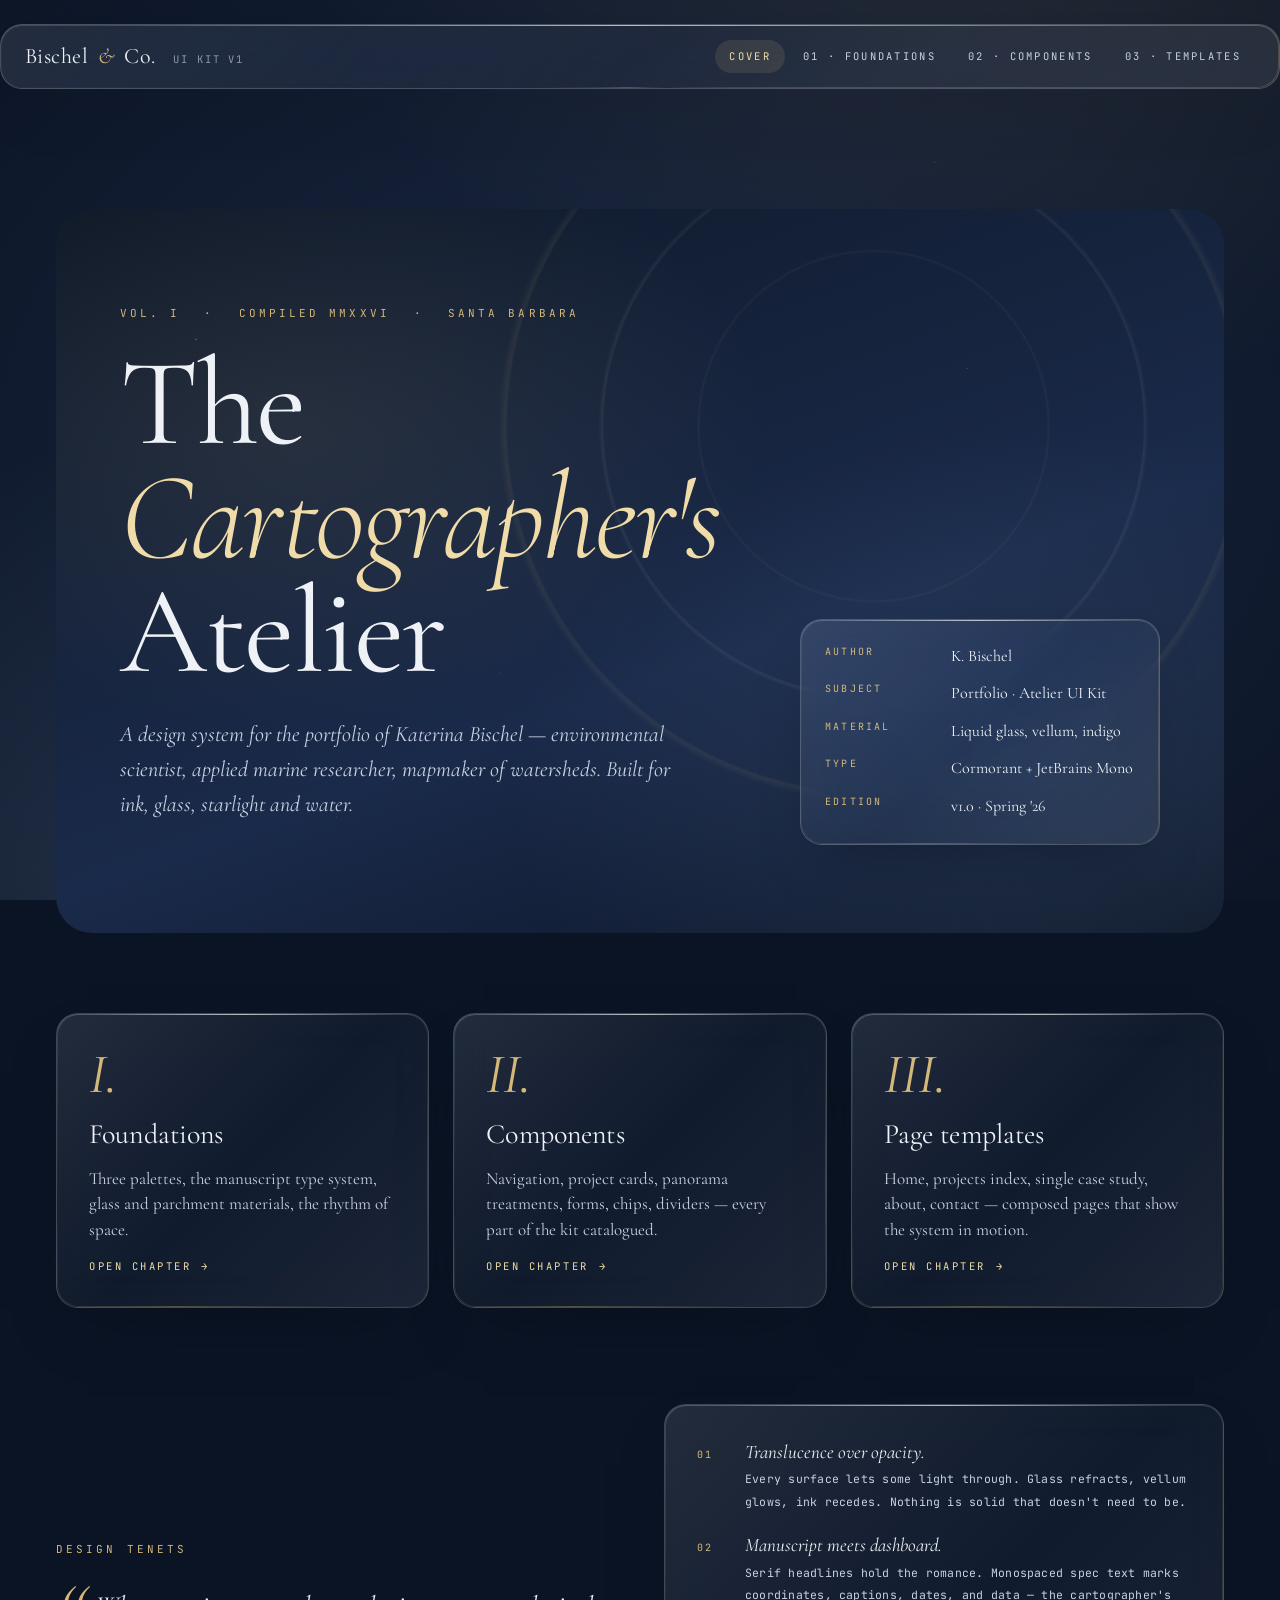
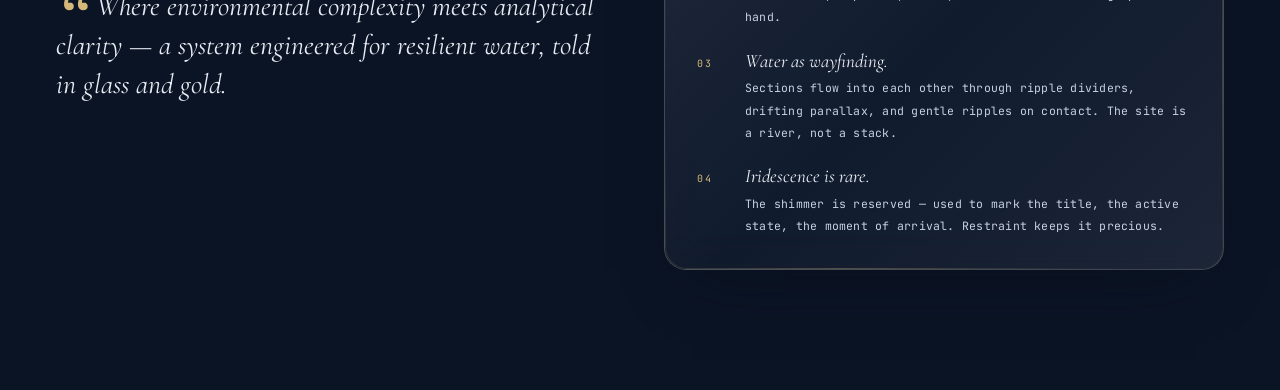
<file: ui_kit/index.html>
<!doctype html>
<html lang="en">
<head>
<meta charset="utf-8">
<title>Bischel & Co · UI Kit · Cover</title>
<meta name="viewport" content="width=1280">
<link rel="stylesheet" href="shared.css">
<style>
  .cover-hero {
    position: relative;
    margin-top: 24px;
    padding: 96px 64px 88px;
    border-radius: var(--r-xl);
    overflow: hidden;
    min-height: 720px;
    background:
      radial-gradient(800px 500px at 20% 30%, rgba(212,184,122,0.10), transparent 60%),
      radial-gradient(900px 600px at 85% 80%, rgba(111,143,184,0.18), transparent 60%),
      linear-gradient(160deg, #0e1828 0%, #1a2a4a 60%, #0b1424 100%);
  }
  .cover-hero::before {
    content: ""; position: absolute; inset: 0; pointer-events: none;
    background:
      radial-gradient(2px 2px at 12% 18%, rgba(255,255,255,0.7), transparent 50%),
      radial-gradient(1px 1px at 38% 64%, rgba(240,220,168,0.7), transparent 50%),
      radial-gradient(1.5px 1.5px at 78% 22%, rgba(255,255,255,0.6), transparent 50%),
      radial-gradient(1px 1px at 91% 70%, rgba(255,255,255,0.45), transparent 50%),
      radial-gradient(1.5px 1.5px at 24% 84%, rgba(240,220,168,0.55), transparent 50%);
    opacity: 0.7;
  }
  .cover-hero::after {
    /* faint celestial map lines */
    content: ""; position: absolute; inset: 0; pointer-events: none;
    background:
      radial-gradient(circle at 70% 30%, transparent 38%, rgba(212,184,122,0.08) 38.3%, transparent 39%),
      radial-gradient(circle at 70% 30%, transparent 28%, rgba(255,255,255,0.06) 28.2%, transparent 28.6%),
      radial-gradient(circle at 70% 30%, transparent 18%, rgba(212,184,122,0.05) 18.2%, transparent 18.4%);
  }
  .cover-grid {
    position: relative; z-index: 2;
    display: grid;
    grid-template-columns: 1fr 360px;
    gap: 48px;
    align-items: end;
  }
  .cover-title {
    font-family: var(--serif);
    font-size: 124px;
    line-height: 0.92;
    letter-spacing: -0.02em;
    color: var(--paper);
  }
  .cover-title em {
    font-style: italic; color: var(--gold-glow);
    font-weight: 300;
  }
  .cover-sub {
    font-family: var(--serif);
    font-style: italic;
    font-size: 22px;
    color: var(--ash);
    max-width: 560px;
    margin-top: 28px;
  }
  .cover-meta {
    font-family: var(--mono);
    font-size: 11px;
    letter-spacing: 0.28em;
    text-transform: uppercase;
    color: var(--gold);
    display: flex; gap: 24px;
    margin-bottom: 24px;
  }
  .meta-card {
    padding: 24px;
  }
  .meta-card dl { margin: 0; display: grid; grid-template-columns: 110px 1fr; gap: 12px 16px; }
  .meta-card dt { font-family: var(--mono); font-size: 10px; letter-spacing: 0.22em; text-transform: uppercase; color: var(--gold); }
  .meta-card dd { margin: 0; font-family: var(--serif); font-size: 16px; color: var(--paper); }

  .toc-list {
    margin-top: 80px;
    display: grid;
    grid-template-columns: repeat(3, 1fr);
    gap: 24px;
  }
  .toc-card {
    padding: 32px;
    text-decoration: none;
    color: inherit;
    transition: transform 0.5s ease, border-color 0.5s ease;
    display: flex; flex-direction: column; gap: 16px;
    min-height: 280px;
  }
  .toc-card:hover { transform: translateY(-6px); }
  .toc-card .num {
    font-family: var(--serif); font-style: italic;
    font-size: 56px; color: var(--gold);
    line-height: 1;
  }
  .toc-card h3 { font-size: 28px; }
  .toc-card .desc { font-family: var(--serif); font-size: 17px; color: var(--ash); line-height: 1.5; }
  .toc-card .read { margin-top: auto; font-family: var(--mono); font-size: 10.5px; letter-spacing: 0.24em; text-transform: uppercase; color: var(--gold-glow); display: flex; align-items: center; gap: 10px; }

  /* Manuscript intro block */
  .manuscript {
    margin-top: 96px;
    display: grid; grid-template-columns: 1fr 1fr; gap: 48px;
    align-items: center;
  }
  .manuscript .quote {
    font-family: var(--serif); font-style: italic; font-size: 28px;
    line-height: 1.4; color: var(--ash-soft);
  }
  .manuscript .quote::before {
    content: "“"; font-size: 96px; color: var(--gold);
    line-height: 0; vertical-align: -32px; margin-right: 8px;
  }
  .principles {
    padding: 32px;
  }
  .principles ol {
    margin: 0; padding: 0; list-style: none;
    counter-reset: prin;
    display: flex; flex-direction: column; gap: 18px;
  }
  .principles li {
    counter-increment: prin;
    display: grid; grid-template-columns: 32px 1fr; gap: 16px;
    align-items: baseline;
  }
  .principles li::before {
    content: counter(prin, decimal-leading-zero);
    font-family: var(--mono); font-size: 10px; letter-spacing: 0.2em; color: var(--gold);
  }
  .principles li b { font-family: var(--serif); font-style: italic; font-weight: 400; font-size: 19px; color: var(--paper); display: block; }
  .principles li span { font-family: var(--mono); font-size: 11.5px; line-height: 1.6; color: var(--ash); letter-spacing: 0.02em; }
</style>
</head>
<body>
<div class="starfield"></div>

<header class="kit-nav glass">
  <div class="brand">Bischel <span class="amp">&</span> Co. <span class="spec" style="margin-left:12px">UI KIT v1</span></div>
  <nav class="links">
    <a href="index.html" class="active">Cover</a>
    <a href="foundations.html">01 · Foundations</a>
    <a href="components.html">02 · Components</a>
    <a href="templates.html">03 · Templates</a>
  </nav>
</header>

<main class="kit-shell">

  <section class="cover-hero">
    <div class="cover-meta">
      <span>Vol. I</span>
      <span>·</span>
      <span>Compiled MMXXVI</span>
      <span>·</span>
      <span>Santa Barbara</span>
    </div>
    <div class="cover-grid">
      <div>
        <h1 class="cover-title">The <em>Cartographer's</em><br>Atelier</h1>
        <p class="cover-sub">A design system for the portfolio of Katerina Bischel — environmental scientist, applied marine researcher, mapmaker of watersheds. Built for ink, glass, starlight and water.</p>
      </div>
      <aside class="meta-card glass">
        <dl>
          <dt>Author</dt><dd>K. Bischel</dd>
          <dt>Subject</dt><dd>Portfolio · Atelier UI Kit</dd>
          <dt>Material</dt><dd>Liquid glass, vellum, indigo</dd>
          <dt>Type</dt><dd>Cormorant + JetBrains Mono</dd>
          <dt>Edition</dt><dd>v1.0 · Spring '26</dd>
        </dl>
      </aside>
    </div>
  </section>

  <nav class="toc-list">
    <a class="toc-card glass" href="foundations.html">
      <div class="num">I.</div>
      <h3>Foundations</h3>
      <div class="desc">Three palettes, the manuscript type system, glass and parchment materials, the rhythm of space.</div>
      <div class="read">Open chapter <span class="arrow">→</span></div>
    </a>
    <a class="toc-card glass" href="components.html">
      <div class="num">II.</div>
      <h3>Components</h3>
      <div class="desc">Navigation, project cards, panorama treatments, forms, chips, dividers — every part of the kit catalogued.</div>
      <div class="read">Open chapter <span class="arrow">→</span></div>
    </a>
    <a class="toc-card glass" href="templates.html">
      <div class="num">III.</div>
      <h3>Page templates</h3>
      <div class="desc">Home, projects index, single case study, about, contact — composed pages that show the system in motion.</div>
      <div class="read">Open chapter <span class="arrow">→</span></div>
    </a>
  </nav>

  <section class="manuscript">
    <div>
      <div class="eyebrow">Design tenets</div>
      <p class="quote">Where environmental complexity meets analytical clarity — a system engineered for resilient water, told in glass and gold.</p>
    </div>
    <div class="principles glass">
      <ol>
        <li><div><b>Translucence over opacity.</b><span>Every surface lets some light through. Glass refracts, vellum glows, ink recedes. Nothing is solid that doesn't need to be.</span></div></li>
        <li><div><b>Manuscript meets dashboard.</b><span>Serif headlines hold the romance. Monospaced spec text marks coordinates, captions, dates, and data — the cartographer's hand.</span></div></li>
        <li><div><b>Water as wayfinding.</b><span>Sections flow into each other through ripple dividers, drifting parallax, and gentle ripples on contact. The site is a river, not a stack.</span></div></li>
        <li><div><b>Iridescence is rare.</b><span>The shimmer is reserved — used to mark the title, the active state, the moment of arrival. Restraint keeps it precious.</span></div></li>
      </ol>
    </div>
  </section>

</main>
</body>
</html>
</file>
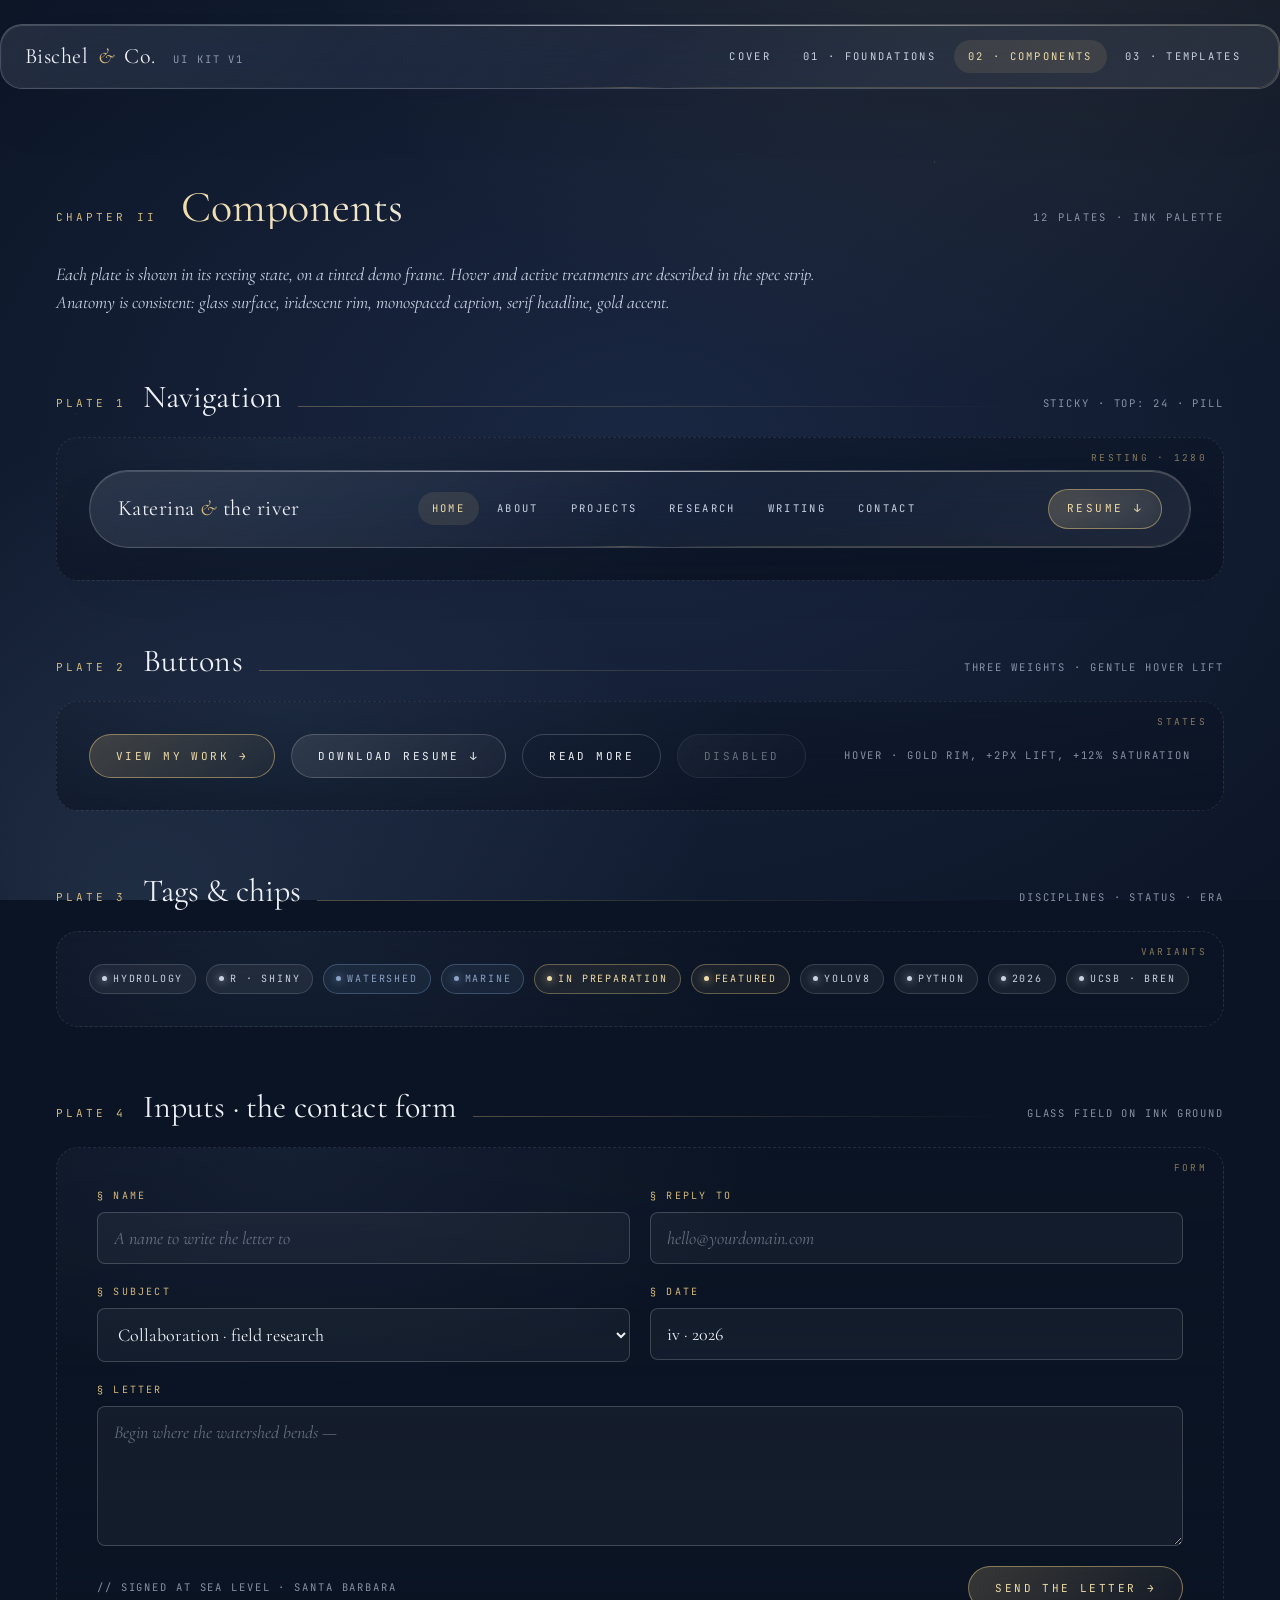
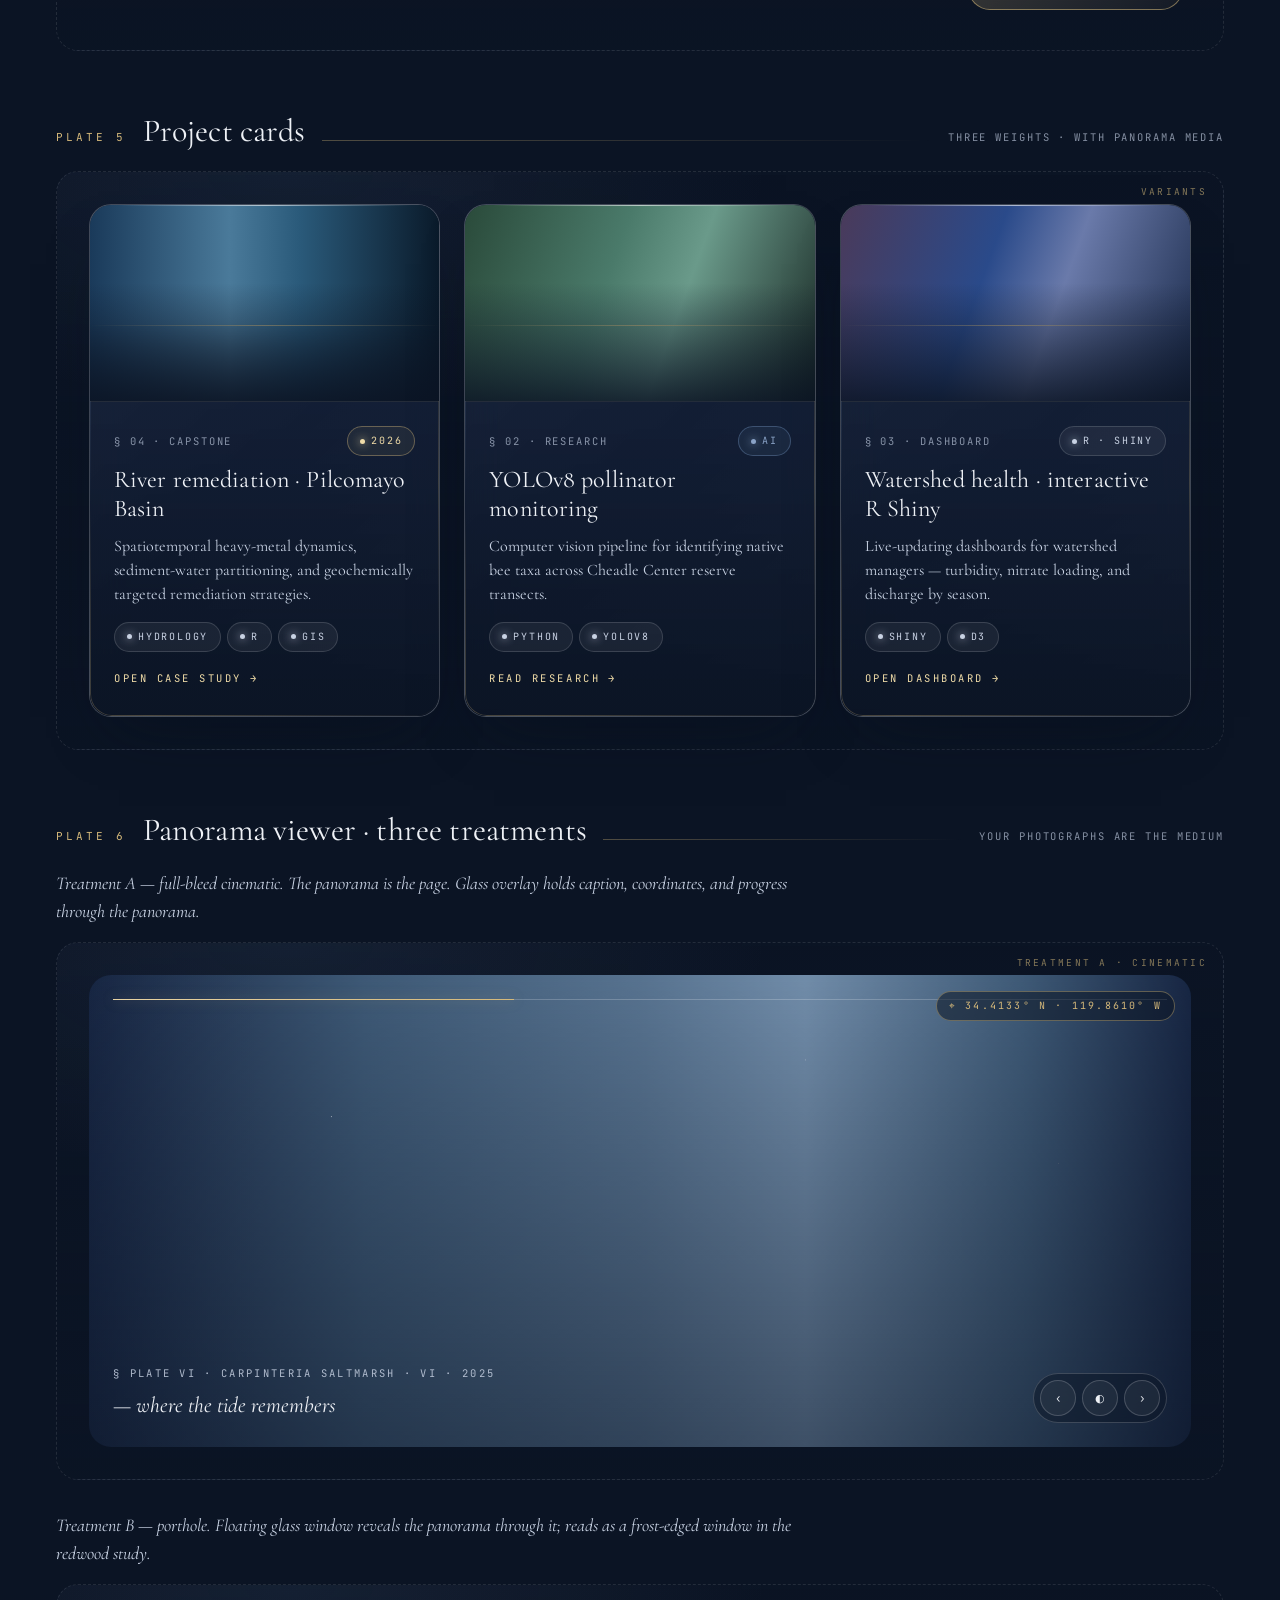
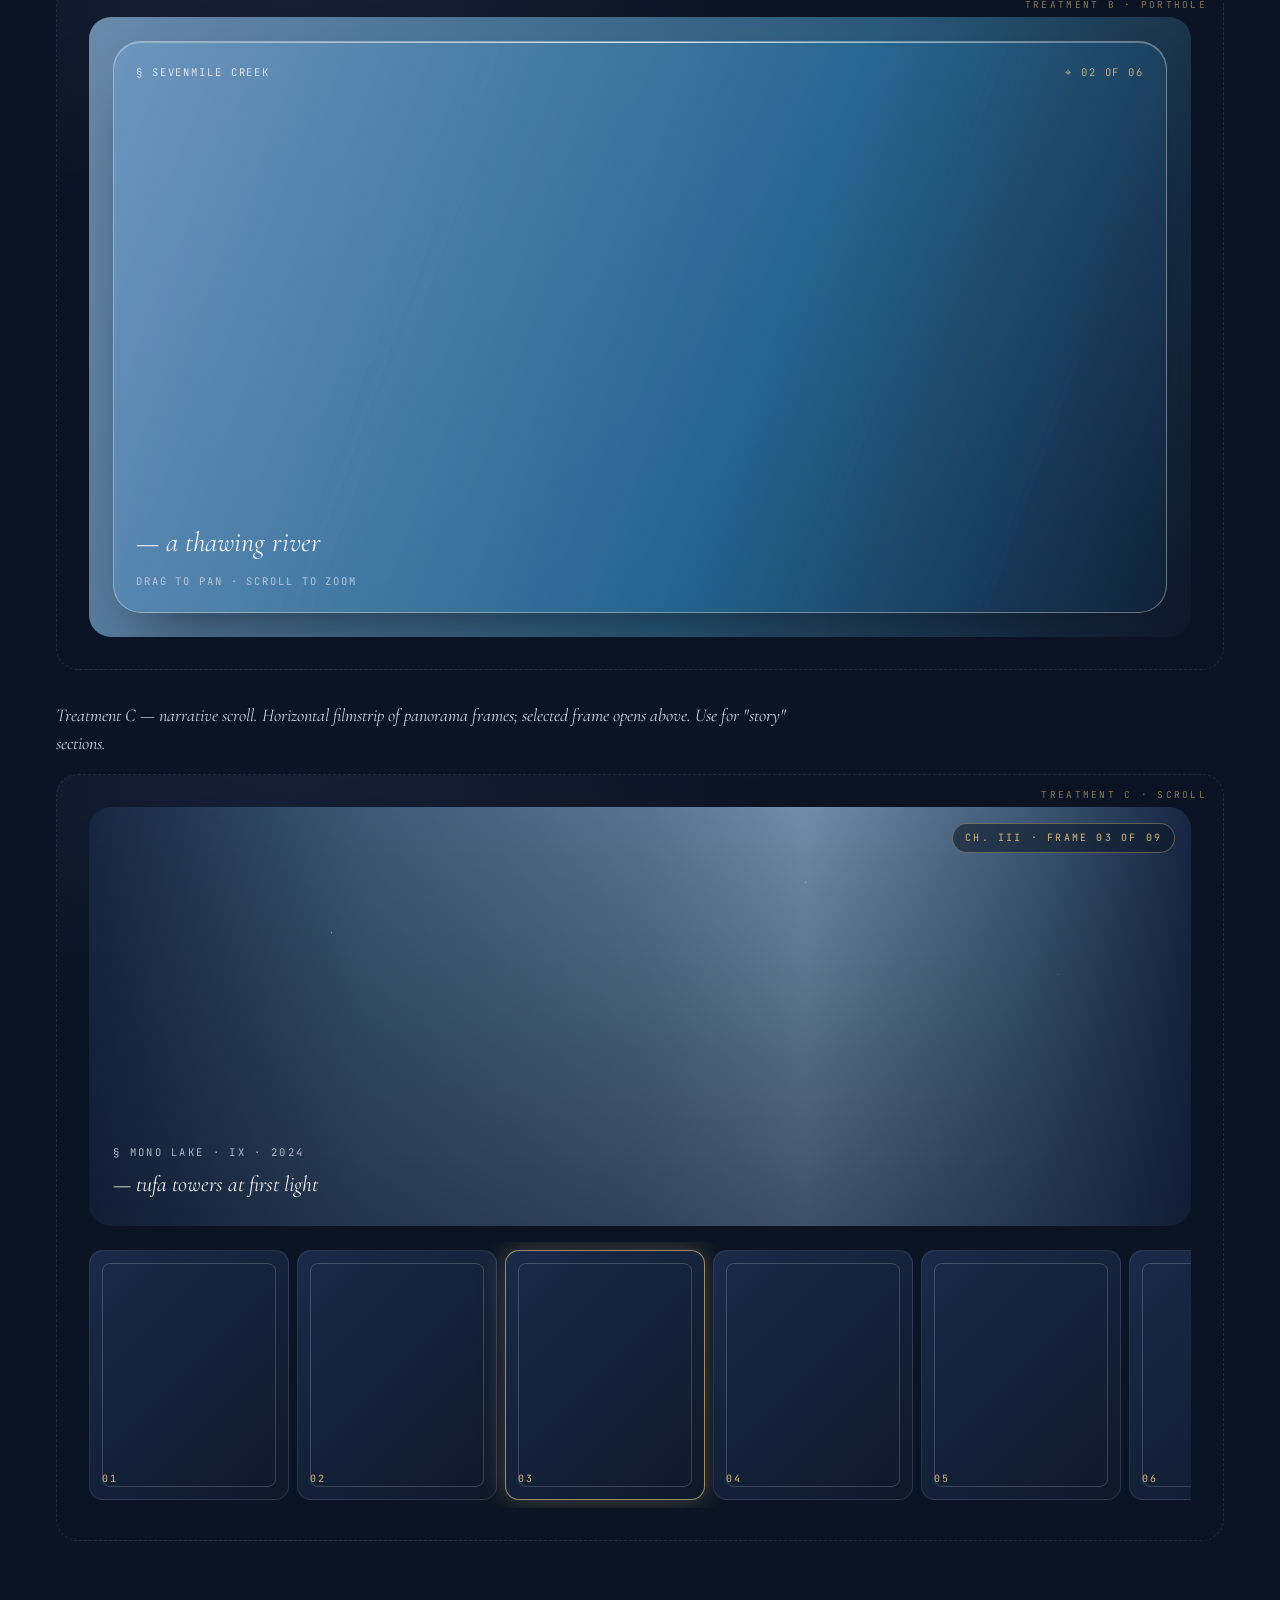
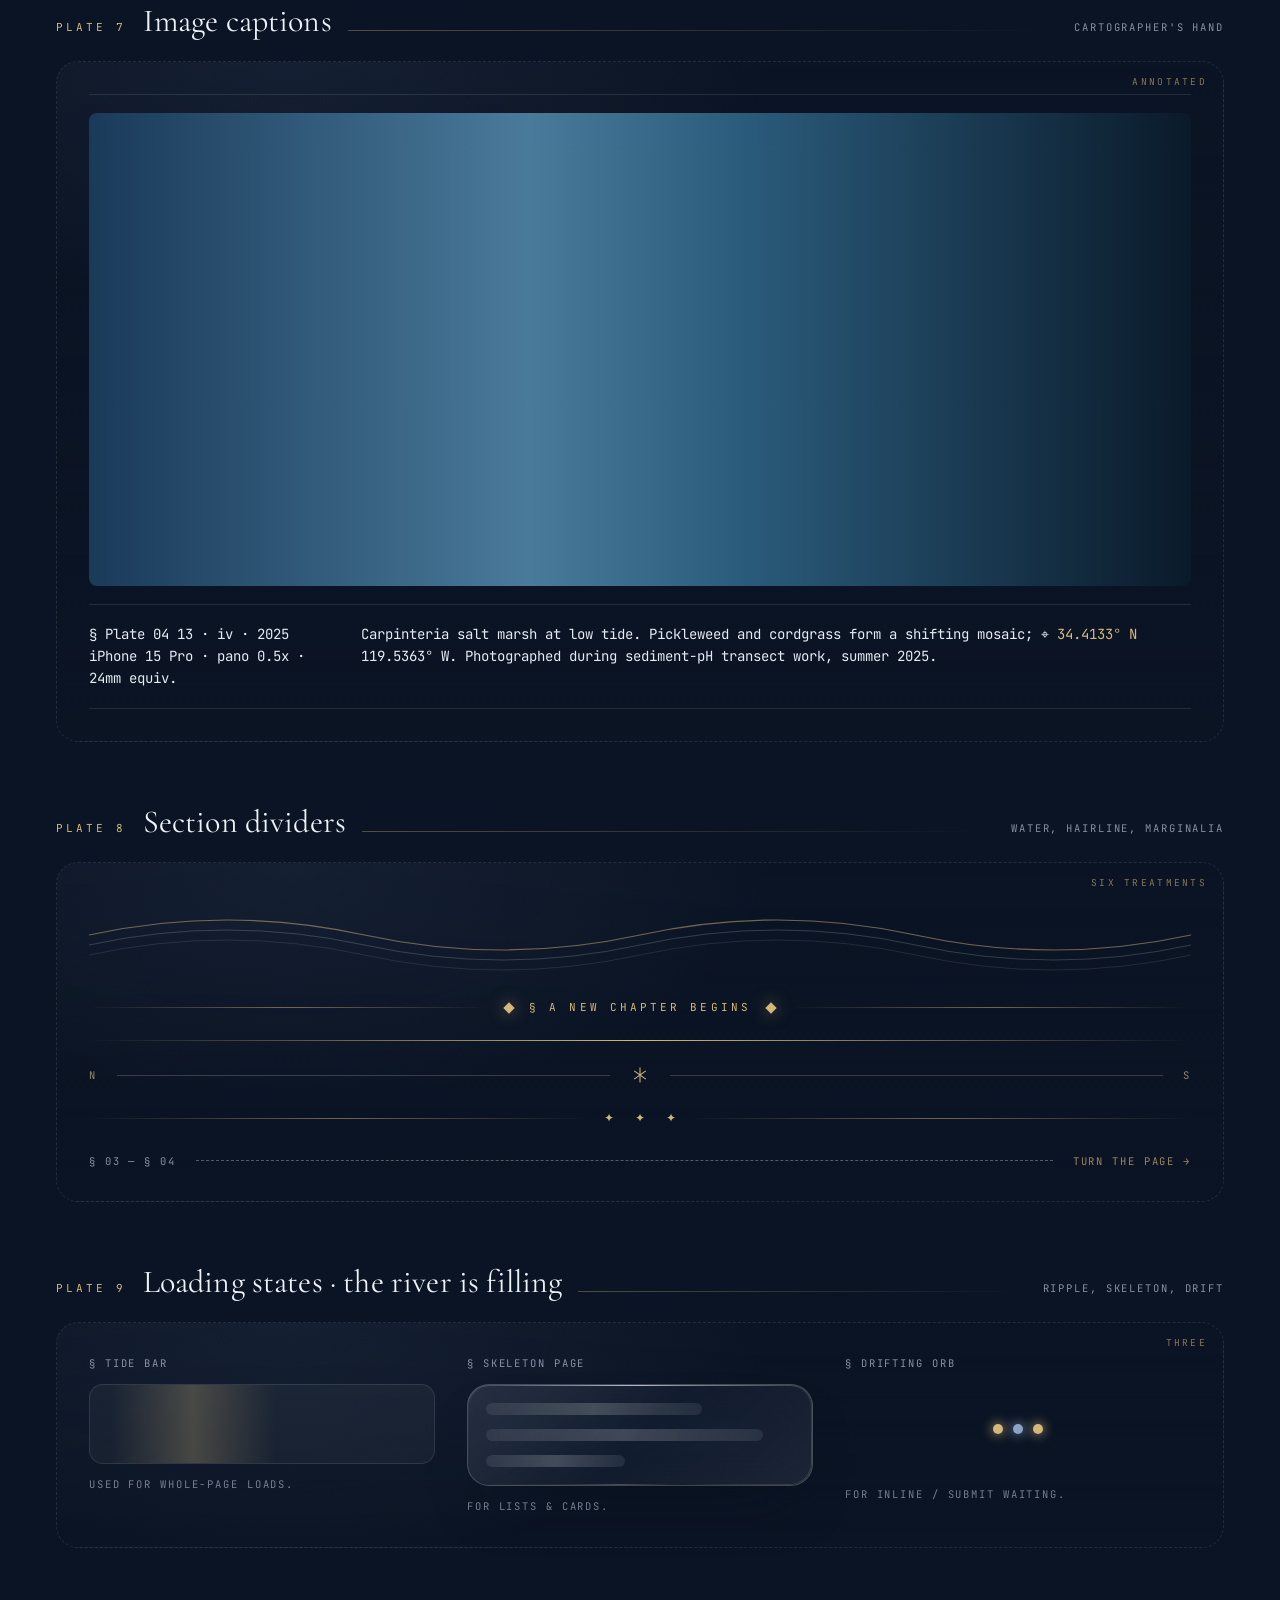
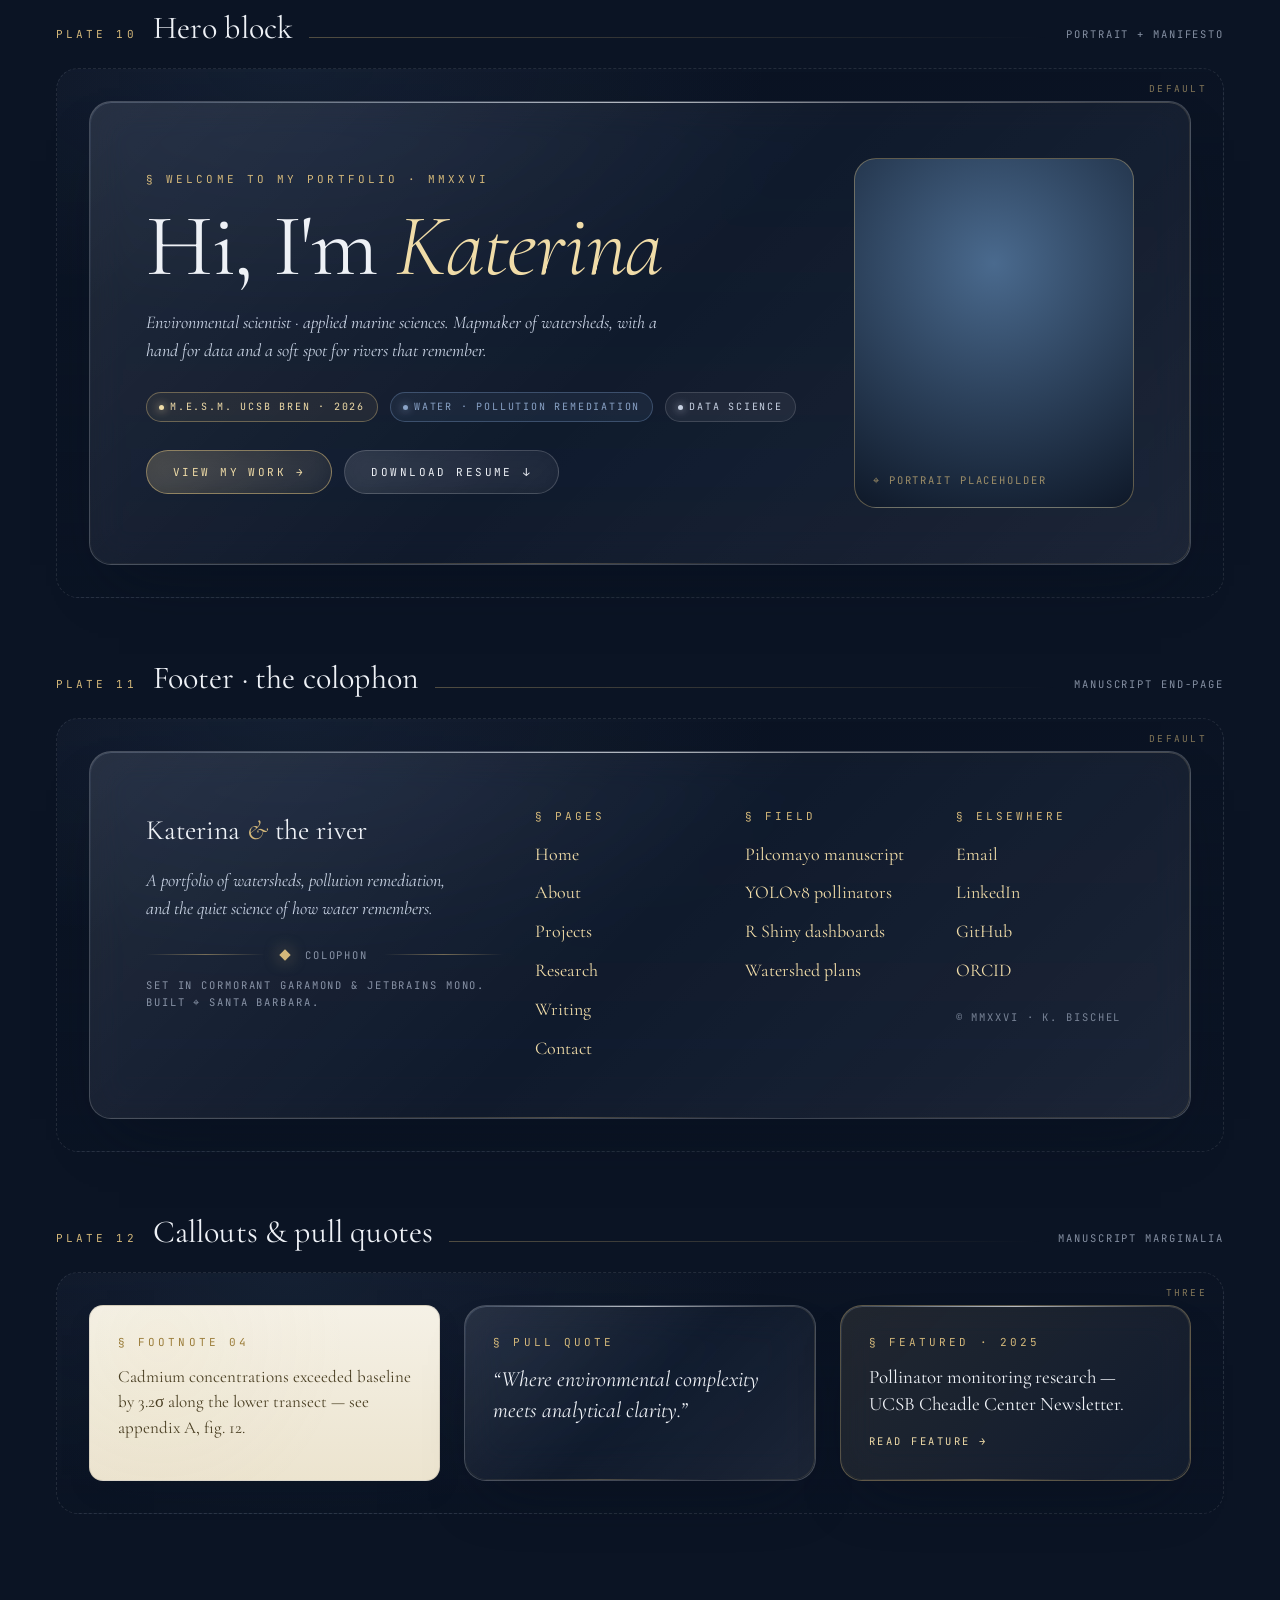
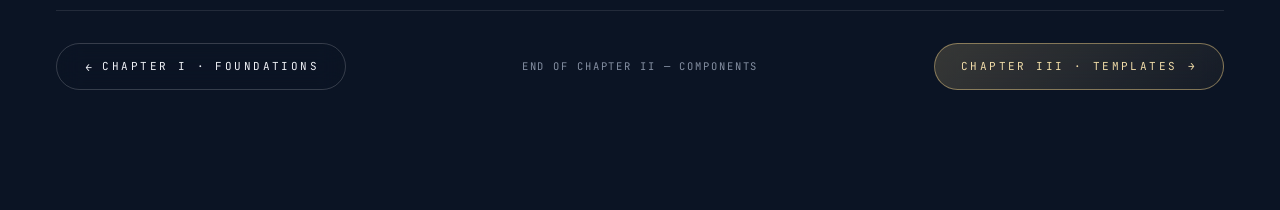
<file: ui_kit/components.html>
<!doctype html>
<html lang="en">
<head>
<meta charset="utf-8">
<title>UI Kit · 02 Components</title>
<meta name="viewport" content="width=1280">
<link rel="stylesheet" href="shared.css">
<style>
  /* Sub-section heading */
  .sub-head {
    display: flex; align-items: baseline; gap: 16px;
    margin: 64px 0 24px;
  }
  .sub-head .num { font-family: var(--mono); font-size: 11px; letter-spacing: 0.28em; color: var(--gold); text-transform: uppercase; }
  .sub-head .title { font-family: var(--serif); font-size: 32px; line-height: 1; }
  .sub-head .rule { flex: 1; height: 1px; background: linear-gradient(90deg, rgba(212,184,122,0.35), transparent); }

  .demo-frame {
    padding: 32px;
    border-radius: var(--r-lg);
    background:
      radial-gradient(800px 400px at 20% 0%, rgba(111,143,184,0.10), transparent 60%),
      linear-gradient(180deg, rgba(11,20,36,0.5), rgba(11,20,36,0.85));
    border: 1px dashed rgba(255,255,255,0.10);
    position: relative;
  }
  .demo-frame::before {
    content: attr(data-label);
    position: absolute; top: 12px; right: 16px;
    font-family: var(--mono); font-size: 9.5px; letter-spacing: 0.24em; text-transform: uppercase;
    color: var(--gold); opacity: 0.6;
  }

  /* ===== NAV demo ===== */
  .nav-demo {
    display: flex; align-items: center; justify-content: space-between;
    padding: 18px 28px;
    border-radius: 999px;
  }
  .nav-demo .brand { font-family: var(--serif); font-size: 22px; color: var(--paper); letter-spacing: 0.02em; }
  .nav-demo .brand .glyph { color: var(--gold); font-style: italic; }
  .nav-demo nav { display: flex; gap: 4px; font-family: var(--mono); font-size: 10.5px; letter-spacing: 0.22em; text-transform: uppercase; }
  .nav-demo nav a { padding: 8px 14px; border-radius: 999px; color: var(--ash); }
  .nav-demo nav a.active { color: var(--gold-glow); background: rgba(212,184,122,0.12); }

  /* ===== Project card ===== */
  .pcard {
    border-radius: var(--r-lg);
    overflow: hidden;
    display: flex; flex-direction: column;
    transition: transform 0.5s ease;
  }
  .pcard:hover { transform: translateY(-4px); }
  .pcard .media {
    aspect-ratio: 16/9;
    background:
      linear-gradient(135deg, rgba(212,184,122,0.05), transparent 40%),
      radial-gradient(circle at 30% 70%, #2a4a6a, #0e1828 80%);
    position: relative; overflow: hidden;
  }
  .pcard .media .pano {
    position: absolute; inset: 0;
    background:
      linear-gradient(180deg, transparent 60%, rgba(11,20,36,0.5)),
      linear-gradient(90deg, #1a3a5a, #4a7a9a 40%, #2a5a7a 60%, #0a1a2a);
  }
  .pcard .media::after {
    content: ""; position: absolute; left: 0; right: 0; bottom: 0; height: 60%;
    background: linear-gradient(180deg, transparent, rgba(11,20,36,0.85));
    pointer-events: none;
  }
  .pcard .media .water-line {
    position: absolute; left: 0; right: 0; bottom: 38%;
    height: 1px;
    background: linear-gradient(90deg, transparent, rgba(212,184,122,0.6), transparent);
  }
  .pcard .body {
    padding: 24px 24px 28px;
    background: linear-gradient(180deg, rgba(20,32,57,0.7), rgba(11,20,36,0.95));
    border-top: 1px solid rgba(255,255,255,0.10);
  }
  .pcard .body .meta { display:flex; justify-content: space-between; align-items: center; margin-bottom: 10px; }
  .pcard h4 { color: var(--paper); font-style: normal; font-size: 24px; line-height: 1.2; }
  .pcard p { font-family: var(--serif); font-size: 16px; color: var(--ash); margin: 10px 0 16px; line-height: 1.5; }
  .pcard .tags { display:flex; flex-wrap: wrap; gap:6px; }
  .pcard .arrow-link { margin-top: 18px; display: inline-flex; gap: 8px; font-family: var(--mono); font-size: 10.5px; letter-spacing: 0.24em; text-transform: uppercase; color: var(--gold-glow); }

  /* ===== Panorama frame ===== */
  .pano-frame {
    position: relative;
    border-radius: var(--r-lg);
    overflow: hidden;
    aspect-ratio: 21/9;
    background:
      linear-gradient(180deg, rgba(11,20,36,0.2), rgba(11,20,36,0.6)),
      linear-gradient(90deg, #1a2a4a 0%, #4a6a8a 25%, #6a8aaa 50%, #8aaaca 65%, #4a6a8a 85%, #1a2a4a 100%);
  }
  .pano-frame::after {
    content: ""; position: absolute; inset: 0;
    background:
      radial-gradient(2px 2px at 22% 30%, rgba(255,255,255,0.7), transparent 50%),
      radial-gradient(1.5px 1.5px at 65% 18%, rgba(255,255,255,0.7), transparent 50%),
      radial-gradient(1px 1px at 88% 40%, rgba(240,220,168,0.7), transparent 50%);
    opacity: 0.7;
    pointer-events: none;
  }
  .pano-frame .pano-caption {
    position: absolute; left: 24px; bottom: 24px; right: 24px;
    display: flex; justify-content: space-between; align-items: flex-end;
    z-index: 2;
  }
  .pano-frame .pano-caption .left { display: flex; flex-direction: column; gap: 6px; max-width: 60%; }
  .pano-frame .pano-caption .title-cap { font-family: var(--serif); font-style: italic; font-size: 22px; color: var(--paper); }
  .pano-frame .pano-caption .coord { font-family: var(--mono); font-size: 10.5px; letter-spacing: 0.22em; color: var(--ash); text-transform: uppercase; opacity: 0.85; }
  .pano-frame .pano-controls {
    display: flex; gap: 6px;
    background: rgba(11,20,36,0.5);
    border: 1px solid rgba(255,255,255,0.18);
    backdrop-filter: blur(12px);
    padding: 6px;
    border-radius: 999px;
  }
  .pano-frame .pano-controls button {
    width: 36px; height: 36px; border-radius: 50%;
    border: 1px solid rgba(255,255,255,0.18);
    background: rgba(255,255,255,0.06);
    color: var(--paper);
    font-family: var(--mono); font-size: 11px;
    cursor: pointer;
  }
  .pano-frame .pano-progress {
    position: absolute; left: 24px; right: 24px; top: 24px;
    height: 1px; background: rgba(255,255,255,0.2);
  }
  .pano-frame .pano-progress .fill {
    height: 100%; width: 38%;
    background: linear-gradient(90deg, var(--gold-soft), var(--gold));
    box-shadow: 0 0 12px rgba(212,184,122,0.5);
  }
  .pano-frame .pano-corner {
    position: absolute; top: 16px; right: 16px;
    font-family: var(--mono); font-size: 10px; letter-spacing: 0.22em; color: var(--gold); text-transform: uppercase;
    background: rgba(11,20,36,0.55); padding: 6px 12px; border-radius: 999px; border: 1px solid rgba(212,184,122,0.4);
  }

  /* Glass pano viewer (porthole style) */
  .pano-porthole {
    position: relative; aspect-ratio: 16/9;
    border-radius: var(--r-lg);
    background:
      linear-gradient(110deg, #6a8aaa 0%, #2a5a7a 60%, #0e1828 100%);
    overflow: hidden;
  }
  .pano-porthole .glass-window {
    position: absolute; inset: 24px;
    border-radius: 28px;
    border: 1px solid rgba(255,255,255,0.35);
    background: linear-gradient(135deg, rgba(255,255,255,0.10), rgba(255,255,255,0.02));
    backdrop-filter: blur(2px) saturate(1.4);
    box-shadow: 0 30px 60px -30px rgba(8,14,28,0.7), 0 1px 0 rgba(255,255,255,0.3) inset;
    display: flex; flex-direction: column; justify-content: space-between;
    padding: 22px;
  }
  .pano-porthole .glass-window::after {
    content: ""; position: absolute; left: 8%; right: 8%; top: 0; height: 1px;
    background: linear-gradient(90deg, transparent, rgba(255,255,255,0.7), transparent);
  }

  /* ===== Story scroll ===== */
  .scroll-bar {
    display: flex; gap: 8px; overflow-x: auto;
    padding: 8px 0;
  }
  .scroll-bar .frame {
    min-width: 200px; aspect-ratio: 4/5;
    border-radius: var(--r-md);
    background: linear-gradient(135deg, #1a2a4a, #0e1828);
    border: 1px solid rgba(255,255,255,0.10);
    position: relative;
    flex-shrink: 0;
    overflow: hidden;
  }
  .scroll-bar .frame .label {
    position: absolute; left: 12px; bottom: 12px;
    font-family: var(--mono); font-size: 10px; letter-spacing: 0.18em; color: var(--gold); text-transform: uppercase;
  }
  .scroll-bar .frame::before {
    content: ""; position: absolute; inset: 12px; border: 1px solid rgba(255,255,255,0.18); border-radius: 8px;
  }
  .scroll-bar .frame.active { border-color: rgba(212,184,122,0.7); box-shadow: 0 0 24px rgba(212,184,122,0.3); }

  /* Form area */
  .form-grid { display: grid; grid-template-columns: 1fr 1fr; gap: 20px; }
  .form-grid .full { grid-column: 1 / -1; }

  /* Loading states */
  .ripple-loader {
    position: relative; width: 100%; height: 80px;
    border-radius: var(--r-md);
    overflow: hidden;
    background: rgba(255,255,255,0.04);
    border: 1px solid rgba(255,255,255,0.10);
  }
  .ripple-loader .wave {
    position: absolute; top: 0; bottom: 0; width: 60%;
    background: linear-gradient(90deg,
      transparent 0%,
      rgba(212,184,122,0.0) 10%,
      rgba(212,184,122,0.25) 50%,
      rgba(212,184,122,0.0) 90%,
      transparent 100%);
    animation: slide 2.6s cubic-bezier(0.6, 0, 0.4, 1) infinite;
  }
  @keyframes slide {
    0% { transform: translateX(-100%); }
    100% { transform: translateX(250%); }
  }

  .skeleton-row { height: 12px; border-radius: 6px; background: rgba(255,255,255,0.08); position: relative; overflow: hidden; }
  .skeleton-row::after { content:""; position:absolute; inset:0; background: linear-gradient(90deg, transparent, rgba(255,255,255,0.12), transparent); animation: slide 2s infinite; }
  .sk-1 { width: 70%; }
  .sk-2 { width: 90%; margin-top: 14px; }
  .sk-3 { width: 45%; margin-top: 14px; }

  /* divider treatments */
  .divider-stage { padding: 0; height: 100px; position: relative; }

  /* Caption block */
  .cap-block {
    display: grid; grid-template-columns: 1fr 240px; gap: 24px;
    padding: 18px 0;
    border-top: 1px solid rgba(255,255,255,0.10);
    border-bottom: 1px solid rgba(255,255,255,0.10);
  }
  .cap-block .pano-mini {
    aspect-ratio: 21/9;
    border-radius: var(--r-sm);
    background: linear-gradient(90deg, #1a3a5a, #4a7a9a 40%, #2a5a7a 60%, #0a1a2a);
    grid-column: 1 / -1;
  }
  .cap-block .cap-meta { font-family: var(--mono); font-size: 10.5px; letter-spacing: 0.18em; text-transform: uppercase; color: var(--gold); display: flex; flex-direction: column; gap: 4px; }
  .cap-block .cap-meta span { color: var(--ash); opacity: 0.7; letter-spacing: 0.14em; }
  .cap-block .cap-text { font-family: var(--serif); font-size: 16px; line-height: 1.5; color: var(--ash-soft); font-style: italic; }
</style>
</head>
<body>
<div class="starfield"></div>

<header class="kit-nav glass">
  <div class="brand">Bischel <span class="amp">&</span> Co. <span class="spec" style="margin-left:12px">UI KIT v1</span></div>
  <nav class="links">
    <a href="index.html">Cover</a>
    <a href="foundations.html">01 · Foundations</a>
    <a href="components.html" class="active">02 · Components</a>
    <a href="templates.html">03 · Templates</a>
  </nav>
</header>

<main class="kit-shell">

  <header class="section-head">
    <div class="index">Chapter II</div>
    <div class="title iridescent-text">Components</div>
    <div class="meta">12 plates · ink palette</div>
  </header>

  <p class="body-serif" style="max-width: 760px; font-style: italic; color: var(--ash);">
    Each plate is shown in its resting state, on a tinted demo frame. Hover and active
    treatments are described in the spec strip. Anatomy is consistent: glass surface,
    iridescent rim, monospaced caption, serif headline, gold accent.
  </p>

  <!-- ============ NAV ============ -->
  <div class="sub-head">
    <span class="num">PLATE 1</span>
    <h3 class="title">Navigation</h3>
    <span class="rule"></span>
    <span class="spec">sticky · top: 24 · pill</span>
  </div>
  <div class="demo-frame" data-label="Resting · 1280">
    <div class="nav-demo glass">
      <div class="brand">Katerina <span class="glyph">&amp;</span> the river</div>
      <nav>
        <a href="#" class="active">Home</a>
        <a href="#">About</a>
        <a href="#">Projects</a>
        <a href="#">Research</a>
        <a href="#">Writing</a>
        <a href="#">Contact</a>
      </nav>
      <a class="btn btn-primary" style="padding: 10px 18px;">Resume <span class="arrow">↓</span></a>
    </div>
  </div>

  <!-- ============ BUTTONS ============ -->
  <div class="sub-head">
    <span class="num">PLATE 2</span>
    <h3 class="title">Buttons</h3>
    <span class="rule"></span>
    <span class="spec">three weights · gentle hover lift</span>
  </div>
  <div class="demo-frame" data-label="States" style="display:flex; flex-wrap: wrap; gap: 16px; align-items: center;">
    <button class="btn btn-primary">View My Work <span class="arrow">→</span></button>
    <button class="btn">Download Resume <span class="arrow">↓</span></button>
    <button class="btn btn-ghost">Read More</button>
    <button class="btn" disabled style="opacity:0.4; cursor:not-allowed;">Disabled</button>
    <span class="spec" style="margin-left: auto;">Hover · gold rim, +2px lift, +12% saturation</span>
  </div>

  <!-- ============ TAGS ============ -->
  <div class="sub-head">
    <span class="num">PLATE 3</span>
    <h3 class="title">Tags &amp; chips</h3>
    <span class="rule"></span>
    <span class="spec">disciplines · status · era</span>
  </div>
  <div class="demo-frame" data-label="Variants" style="display:flex; flex-wrap: wrap; gap: 10px;">
    <span class="chip"><span class="dot"></span>Hydrology</span>
    <span class="chip"><span class="dot"></span>R · Shiny</span>
    <span class="chip water"><span class="dot"></span>Watershed</span>
    <span class="chip water"><span class="dot"></span>Marine</span>
    <span class="chip gold"><span class="dot"></span>In preparation</span>
    <span class="chip gold"><span class="dot"></span>Featured</span>
    <span class="chip"><span class="dot"></span>YOLOv8</span>
    <span class="chip"><span class="dot"></span>Python</span>
    <span class="chip"><span class="dot"></span>2026</span>
    <span class="chip"><span class="dot"></span>UCSB · Bren</span>
  </div>

  <!-- ============ INPUTS ============ -->
  <div class="sub-head">
    <span class="num">PLATE 4</span>
    <h3 class="title">Inputs · the contact form</h3>
    <span class="rule"></span>
    <span class="spec">glass field on ink ground</span>
  </div>
  <div class="demo-frame" data-label="Form" style="padding: 40px;">
    <div class="form-grid">
      <div class="field">
        <label>§ Name</label>
        <input type="text" placeholder="A name to write the letter to">
      </div>
      <div class="field">
        <label>§ Reply to</label>
        <input type="email" placeholder="hello@yourdomain.com">
      </div>
      <div class="field">
        <label>§ Subject</label>
        <select>
          <option>Collaboration · field research</option>
          <option>Writing · technical commission</option>
          <option>A note</option>
        </select>
      </div>
      <div class="field">
        <label>§ Date</label>
        <input type="text" placeholder="iv · 2026" value="iv · 2026">
      </div>
      <div class="field full">
        <label>§ Letter</label>
        <textarea rows="5" placeholder="Begin where the watershed bends —"></textarea>
      </div>
      <div class="full" style="display:flex; justify-content: space-between; align-items: center;">
        <div class="spec">// signed at sea level · santa barbara</div>
        <button class="btn btn-primary">Send the letter <span class="arrow">→</span></button>
      </div>
    </div>
  </div>

  <!-- ============ PROJECT CARDS ============ -->
  <div class="sub-head">
    <span class="num">PLATE 5</span>
    <h3 class="title">Project cards</h3>
    <span class="rule"></span>
    <span class="spec">three weights · with panorama media</span>
  </div>
  <div class="demo-frame" data-label="Variants">
    <div class="grid grid-3">
      <article class="pcard glass">
        <div class="media">
          <div class="pano"></div>
          <div class="water-line"></div>
        </div>
        <div class="body">
          <div class="meta">
            <span class="spec">§ 04 · Capstone</span>
            <span class="chip gold"><span class="dot"></span>2026</span>
          </div>
          <h4>River remediation · Pilcomayo Basin</h4>
          <p>Spatiotemporal heavy-metal dynamics, sediment-water partitioning, and geochemically targeted remediation strategies.</p>
          <div class="tags">
            <span class="chip"><span class="dot"></span>Hydrology</span>
            <span class="chip"><span class="dot"></span>R</span>
            <span class="chip"><span class="dot"></span>GIS</span>
          </div>
          <a class="arrow-link" href="#">Open case study <span class="arrow">→</span></a>
        </div>
      </article>

      <article class="pcard glass">
        <div class="media">
          <div class="pano" style="background: linear-gradient(110deg, #2a4a3a, #4a7a6a 40%, #6a9a8a 60%, #1a2a26);"></div>
          <div class="water-line"></div>
        </div>
        <div class="body">
          <div class="meta">
            <span class="spec">§ 02 · Research</span>
            <span class="chip water"><span class="dot"></span>AI</span>
          </div>
          <h4>YOLOv8 pollinator monitoring</h4>
          <p>Computer vision pipeline for identifying native bee taxa across Cheadle Center reserve transects.</p>
          <div class="tags">
            <span class="chip"><span class="dot"></span>Python</span>
            <span class="chip"><span class="dot"></span>YOLOv8</span>
          </div>
          <a class="arrow-link" href="#">Read research <span class="arrow">→</span></a>
        </div>
      </article>

      <article class="pcard glass">
        <div class="media">
          <div class="pano" style="background: linear-gradient(110deg, #4a3a5a, #2a4a8a 40%, #6a7aaa 60%, #1a2a4a);"></div>
          <div class="water-line"></div>
        </div>
        <div class="body">
          <div class="meta">
            <span class="spec">§ 03 · Dashboard</span>
            <span class="chip"><span class="dot"></span>R · Shiny</span>
          </div>
          <h4>Watershed health · interactive R Shiny</h4>
          <p>Live-updating dashboards for watershed managers — turbidity, nitrate loading, and discharge by season.</p>
          <div class="tags">
            <span class="chip"><span class="dot"></span>Shiny</span>
            <span class="chip"><span class="dot"></span>D3</span>
          </div>
          <a class="arrow-link" href="#">Open dashboard <span class="arrow">→</span></a>
        </div>
      </article>
    </div>
  </div>

  <!-- ============ PANORAMA — three treatments ============ -->
  <div class="sub-head">
    <span class="num">PLATE 6</span>
    <h3 class="title">Panorama viewer · three treatments</h3>
    <span class="rule"></span>
    <span class="spec">your photographs are the medium</span>
  </div>

  <p class="body-serif" style="max-width: 740px; font-style: italic; color: var(--ash); margin-bottom: 16px;">
    Treatment A — full-bleed cinematic. The panorama is the page. Glass overlay holds caption, coordinates, and progress through the panorama.
  </p>
  <div class="demo-frame" data-label="Treatment A · cinematic">
    <div class="pano-frame">
      <div class="pano-progress"><div class="fill"></div></div>
      <div class="pano-corner">⌖ 34.4133° N · 119.8610° W</div>
      <div class="pano-caption">
        <div class="left">
          <span class="coord">§ Plate VI · Carpinteria saltmarsh · vi · 2025</span>
          <span class="title-cap">— where the tide remembers</span>
        </div>
        <div class="pano-controls">
          <button>‹</button>
          <button>◐</button>
          <button>›</button>
        </div>
      </div>
    </div>
  </div>

  <p class="body-serif" style="max-width: 740px; font-style: italic; color: var(--ash); margin: 32px 0 16px;">
    Treatment B — porthole. Floating glass window reveals the panorama through it; reads as a frost-edged window in the redwood study.
  </p>
  <div class="demo-frame" data-label="Treatment B · porthole">
    <div class="pano-porthole">
      <div class="glass-window">
        <div style="display:flex; justify-content: space-between; align-items: center;">
          <span class="spec" style="color: var(--paper); opacity:0.9;">§ Sevenmile Creek</span>
          <span class="spec" style="color: var(--gold); opacity:0.9;">⌖ 02 of 06</span>
        </div>
        <div>
          <div style="font-family: var(--serif); font-style: italic; font-size: 28px; color: var(--paper);">— a thawing river</div>
          <div class="spec" style="margin-top: 8px; color: var(--ash); opacity: 0.85;">drag to pan · scroll to zoom</div>
        </div>
      </div>
    </div>
  </div>

  <p class="body-serif" style="max-width: 740px; font-style: italic; color: var(--ash); margin: 32px 0 16px;">
    Treatment C — narrative scroll. Horizontal filmstrip of panorama frames; selected frame opens above. Use for "story" sections.
  </p>
  <div class="demo-frame" data-label="Treatment C · scroll">
    <div class="pano-frame" style="aspect-ratio: 21/8;">
      <div class="pano-corner">Ch. III · Frame 03 of 09</div>
      <div class="pano-caption">
        <div class="left">
          <span class="coord">§ Mono Lake · ix · 2024</span>
          <span class="title-cap">— tufa towers at first light</span>
        </div>
      </div>
    </div>
    <div class="scroll-bar" style="margin-top: 16px;">
      <div class="frame"><div class="label">01</div></div>
      <div class="frame"><div class="label">02</div></div>
      <div class="frame active"><div class="label">03</div></div>
      <div class="frame"><div class="label">04</div></div>
      <div class="frame"><div class="label">05</div></div>
      <div class="frame"><div class="label">06</div></div>
      <div class="frame"><div class="label">07</div></div>
      <div class="frame"><div class="label">08</div></div>
      <div class="frame"><div class="label">09</div></div>
    </div>
  </div>

  <!-- ============ IMAGE CAPTION ============ -->
  <div class="sub-head">
    <span class="num">PLATE 7</span>
    <h3 class="title">Image captions</h3>
    <span class="rule"></span>
    <span class="spec">cartographer's hand</span>
  </div>
  <div class="demo-frame" data-label="Annotated">
    <div class="cap-block">
      <div class="pano-mini"></div>
    </div>
    <div style="display: grid; grid-template-columns: 240px 1fr; gap: 32px; padding: 18px 0; border-bottom: 1px solid rgba(255,255,255,0.10);">
      <div class="cap-meta">
        § Plate 04
        <span>13 · iv · 2025</span>
        <span>iPhone 15 Pro · pano</span>
        <span>0.5x · 24mm equiv.</span>
      </div>
      <div class="cap-text">
        Carpinteria salt marsh at low tide. Pickleweed and cordgrass form a shifting
        mosaic; ⌖ <span style="color:var(--gold)">34.4133° N</span> 119.5363° W.
        Photographed during sediment-pH transect work, summer 2025.
      </div>
    </div>
  </div>

  <!-- ============ DIVIDERS ============ -->
  <div class="sub-head">
    <span class="num">PLATE 8</span>
    <h3 class="title">Section dividers</h3>
    <span class="rule"></span>
    <span class="spec">water, hairline, marginalia</span>
  </div>
  <div class="demo-frame" data-label="Six treatments" style="display:flex; flex-direction: column; gap: 24px;">

    <!-- ripple svg -->
    <div class="divider-stage" style="height: 80px;">
      <svg viewBox="0 0 1200 80" preserveAspectRatio="none" style="width:100%; height:100%;">
        <path d="M0,40 Q150,10 300,40 T600,40 T900,40 T1200,40" stroke="rgba(212,184,122,0.5)" fill="none" stroke-width="1.2"/>
        <path d="M0,50 Q150,20 300,50 T600,50 T900,50 T1200,50" stroke="rgba(255,255,255,0.18)" fill="none" stroke-width="1"/>
        <path d="M0,60 Q150,30 300,60 T600,60 T900,60 T1200,60" stroke="rgba(255,255,255,0.10)" fill="none" stroke-width="1"/>
      </svg>
    </div>

    <div class="rule-diamond">
      <div class="diamond"></div>
      <span class="eyebrow">§ A new chapter begins</span>
      <div class="diamond"></div>
    </div>

    <div style="height:1px; background: linear-gradient(90deg, transparent, var(--gold), transparent);"></div>

    <!-- compass marginalia -->
    <div style="display:flex; align-items: center; gap: 20px;">
      <span class="spec" style="color: var(--gold);">N</span>
      <span style="flex:1; height:1px; background: rgba(255,255,255,0.18);"></span>
      <svg viewBox="0 0 24 24" style="width:20px;height:20px;stroke:var(--gold);fill:none;stroke-width:1.25;"><path d="M12 3v18M5 7l14 10M5 17l14-10"/></svg>
      <span style="flex:1; height:1px; background: rgba(255,255,255,0.18);"></span>
      <span class="spec" style="color: var(--gold);">S</span>
    </div>

    <!-- triple star -->
    <div class="rule-diamond">
      <span style="color: var(--gold); font-size: 12px;">✦ &nbsp; ✦ &nbsp; ✦</span>
    </div>

    <!-- numerical -->
    <div style="display:flex; align-items:center; gap:20px;">
      <span class="spec">§ 03 — § 04</span>
      <span style="flex:1; height:1px; border-top: 1px dashed rgba(255,255,255,0.30);"></span>
      <span class="spec" style="color: var(--gold);">turn the page →</span>
    </div>
  </div>

  <!-- ============ LOADING ============ -->
  <div class="sub-head">
    <span class="num">PLATE 9</span>
    <h3 class="title">Loading states · the river is filling</h3>
    <span class="rule"></span>
    <span class="spec">ripple, skeleton, drift</span>
  </div>
  <div class="demo-frame" data-label="Three">
    <div class="grid grid-3" style="gap: 32px;">
      <div>
        <div class="spec" style="margin-bottom: 12px;">§ Tide bar</div>
        <div class="ripple-loader"><div class="wave"></div></div>
        <div class="spec" style="margin-top: 12px; opacity: 0.6;">Used for whole-page loads.</div>
      </div>
      <div>
        <div class="spec" style="margin-bottom: 12px;">§ Skeleton page</div>
        <div class="glass" style="padding: 18px;">
          <div class="skeleton-row sk-1"></div>
          <div class="skeleton-row sk-2"></div>
          <div class="skeleton-row sk-3"></div>
        </div>
        <div class="spec" style="margin-top: 12px; opacity: 0.6;">For lists &amp; cards.</div>
      </div>
      <div>
        <div class="spec" style="margin-bottom: 12px;">§ Drifting orb</div>
        <div style="height: 90px; display:flex; align-items: center; justify-content: center; gap: 10px;">
          <span style="width: 10px; height: 10px; border-radius: 50%; background: var(--gold); box-shadow: 0 0 12px var(--gold); animation: bob 1.4s ease-in-out infinite;"></span>
          <span style="width: 10px; height: 10px; border-radius: 50%; background: var(--aurora-2); box-shadow: 0 0 12px var(--aurora-2); animation: bob 1.4s ease-in-out 0.2s infinite;"></span>
          <span style="width: 10px; height: 10px; border-radius: 50%; background: var(--gold); box-shadow: 0 0 12px var(--gold); animation: bob 1.4s ease-in-out 0.4s infinite;"></span>
        </div>
        <style>@keyframes bob { 0%,100%{transform: translateY(0); opacity:0.5} 50% {transform: translateY(-10px); opacity:1} }</style>
        <div class="spec" style="margin-top: 12px; opacity: 0.6;">For inline / submit waiting.</div>
      </div>
    </div>
  </div>

  <!-- ============ HERO PRESETS ============ -->
  <div class="sub-head">
    <span class="num">PLATE 10</span>
    <h3 class="title">Hero block</h3>
    <span class="rule"></span>
    <span class="spec">portrait + manifesto</span>
  </div>
  <div class="demo-frame" data-label="Default">
    <div class="glass" style="padding: 56px; display:grid; grid-template-columns: 1fr 280px; gap: 48px; align-items: center;">
      <div>
        <div class="eyebrow">§ Welcome to my portfolio · MMXXVI</div>
        <h1 style="margin-top: 16px; font-size: 88px; line-height: 0.95;">Hi, I'm <em style="color: var(--gold-glow); font-weight:300; font-style: italic;">Katerina</em></h1>
        <p class="body-serif" style="max-width: 540px; margin-top: 20px; font-style: italic; color: var(--ash);">Environmental scientist · applied marine sciences. Mapmaker of watersheds, with a hand for data and a soft spot for rivers that remember.</p>
        <div style="display:flex; gap: 12px; margin-top: 28px; flex-wrap: wrap;">
          <span class="chip gold"><span class="dot"></span>M.E.S.M. UCSB Bren · 2026</span>
          <span class="chip water"><span class="dot"></span>Water · Pollution Remediation</span>
          <span class="chip"><span class="dot"></span>Data Science</span>
        </div>
        <div style="display:flex; gap: 12px; margin-top: 28px;">
          <button class="btn btn-primary">View My Work <span class="arrow">→</span></button>
          <button class="btn">Download Resume <span class="arrow">↓</span></button>
        </div>
      </div>
      <div style="aspect-ratio: 4/5; border-radius: var(--r-lg); border: 1px solid rgba(212,184,122,0.4); background: radial-gradient(circle at 50% 30%, #4a6a8e, #0e1828); display:flex; align-items:flex-end; padding: 18px;">
        <div class="spec" style="color: var(--gold);">⌖ portrait placeholder</div>
      </div>
    </div>
  </div>

  <!-- ============ FOOTER ============ -->
  <div class="sub-head">
    <span class="num">PLATE 11</span>
    <h3 class="title">Footer · the colophon</h3>
    <span class="rule"></span>
    <span class="spec">manuscript end-page</span>
  </div>
  <div class="demo-frame" data-label="Default">
    <footer class="glass" style="padding: 56px; display:grid; grid-template-columns: 2fr 1fr 1fr 1fr; gap: 32px;">
      <div>
        <div class="brand" style="font-family: var(--serif); font-size: 28px; color: var(--paper);">Katerina <em style="color: var(--gold);">&amp;</em> the river</div>
        <p class="body-serif" style="margin-top: 14px; max-width: 320px; font-style: italic; color: var(--ash);">A portfolio of watersheds, pollution remediation, and the quiet science of how water remembers.</p>
        <div class="rule-diamond" style="margin-top: 24px;"><div class="diamond"></div><span class="spec">colophon</span></div>
        <div class="spec" style="margin-top: 14px; opacity: 0.7;">Set in Cormorant Garamond &amp; JetBrains Mono. Built ⌖ Santa Barbara.</div>
      </div>
      <div>
        <div class="eyebrow">§ Pages</div>
        <div style="display:flex; flex-direction: column; gap: 10px; margin-top: 14px; font-family: var(--serif); font-size: 18px;">
          <a href="#">Home</a><a href="#">About</a><a href="#">Projects</a><a href="#">Research</a><a href="#">Writing</a><a href="#">Contact</a>
        </div>
      </div>
      <div>
        <div class="eyebrow">§ Field</div>
        <div style="display:flex; flex-direction: column; gap: 10px; margin-top: 14px; font-family: var(--serif); font-size: 18px;">
          <a href="#">Pilcomayo manuscript</a><a href="#">YOLOv8 pollinators</a><a href="#">R Shiny dashboards</a><a href="#">Watershed plans</a>
        </div>
      </div>
      <div>
        <div class="eyebrow">§ Elsewhere</div>
        <div style="display:flex; flex-direction: column; gap: 10px; margin-top: 14px; font-family: var(--serif); font-size: 18px;">
          <a href="#">Email</a><a href="#">LinkedIn</a><a href="#">GitHub</a><a href="#">ORCID</a>
        </div>
        <div class="spec" style="margin-top: 24px; opacity: 0.6;">© MMXXVI · K. Bischel</div>
      </div>
    </footer>
  </div>

  <!-- ============ CALLOUTS / QUOTE ============ -->
  <div class="sub-head">
    <span class="num">PLATE 12</span>
    <h3 class="title">Callouts &amp; pull quotes</h3>
    <span class="rule"></span>
    <span class="spec">manuscript marginalia</span>
  </div>
  <div class="demo-frame" data-label="Three">
    <div class="grid grid-3">
      <aside class="parchment" style="padding: 28px;">
        <div class="eyebrow">§ Footnote 04</div>
        <p style="font-family: var(--serif); font-size: 17px; line-height: 1.5; margin: 12px 0 0; color: #4a3f23;">Cadmium concentrations exceeded baseline by 3.2σ along the lower transect — see appendix A, fig. 12.</p>
      </aside>
      <aside class="glass" style="padding: 28px;">
        <div class="eyebrow">§ Pull quote</div>
        <p style="font-family: var(--serif); font-style: italic; font-size: 22px; line-height: 1.4; margin: 12px 0 0; color: var(--paper);">“Where environmental complexity meets analytical clarity.”</p>
      </aside>
      <aside class="glass" style="padding: 28px; border-color: rgba(212,184,122,0.35); background: linear-gradient(135deg, rgba(212,184,122,0.12), rgba(255,255,255,0.04));">
        <div class="eyebrow">§ Featured · 2025</div>
        <p style="font-family: var(--serif); font-size: 19px; line-height: 1.4; margin: 12px 0 0; color: var(--paper);">Pollinator monitoring research — UCSB Cheadle Center Newsletter.</p>
        <a class="arrow-link" style="display: inline-flex; gap: 8px; margin-top: 16px; font-family: var(--mono); font-size: 10.5px; letter-spacing: 0.24em; text-transform: uppercase; color: var(--gold-glow);">Read feature <span class="arrow">→</span></a>
      </aside>
    </div>
  </div>

  <footer style="margin-top: 96px; padding-top: 32px; border-top: 1px solid rgba(255,255,255,0.10); display:flex; justify-content: space-between; align-items: center;">
    <a href="foundations.html" class="btn btn-ghost"><span class="arrow" style="transform: rotate(180deg);">→</span> Chapter I · Foundations</a>
    <div class="spec">End of Chapter II — Components</div>
    <a href="templates.html" class="btn btn-primary">Chapter III · Templates <span class="arrow">→</span></a>
  </footer>

</main>
</body>
</html>
</file>
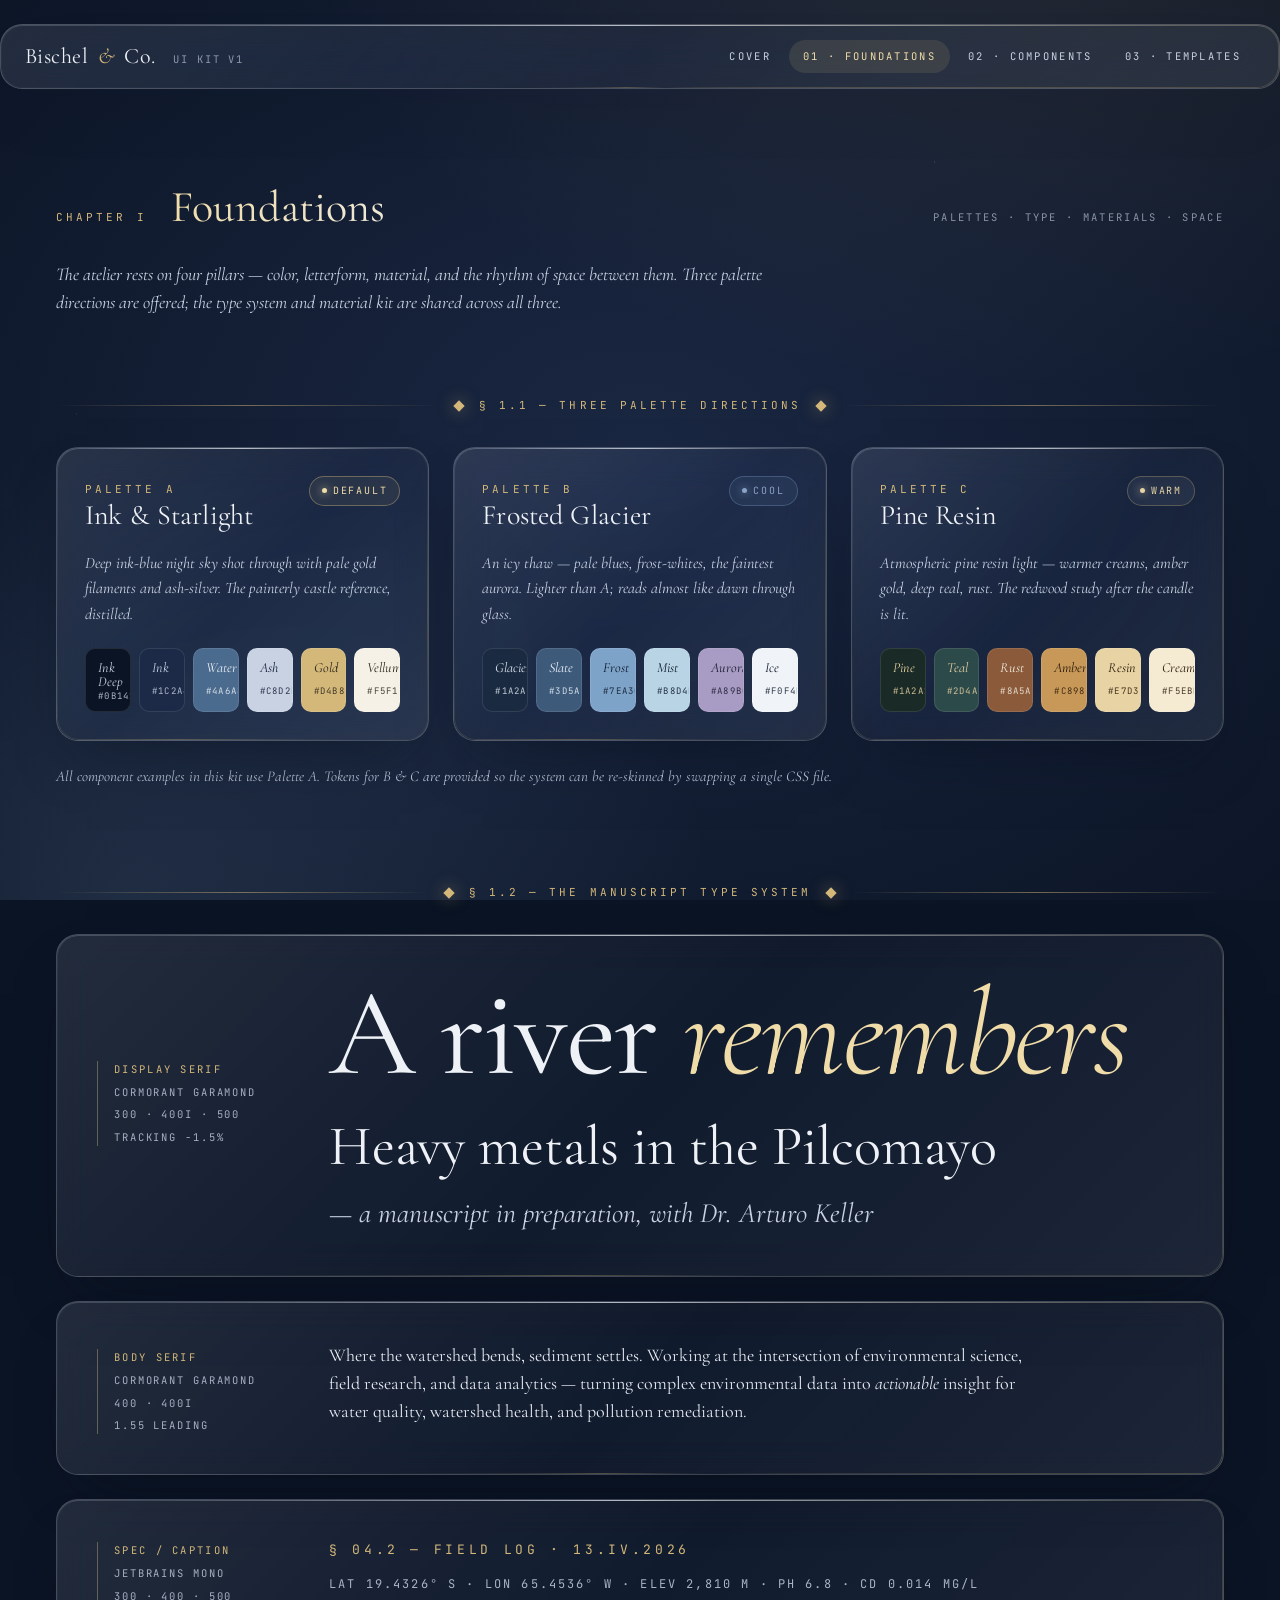
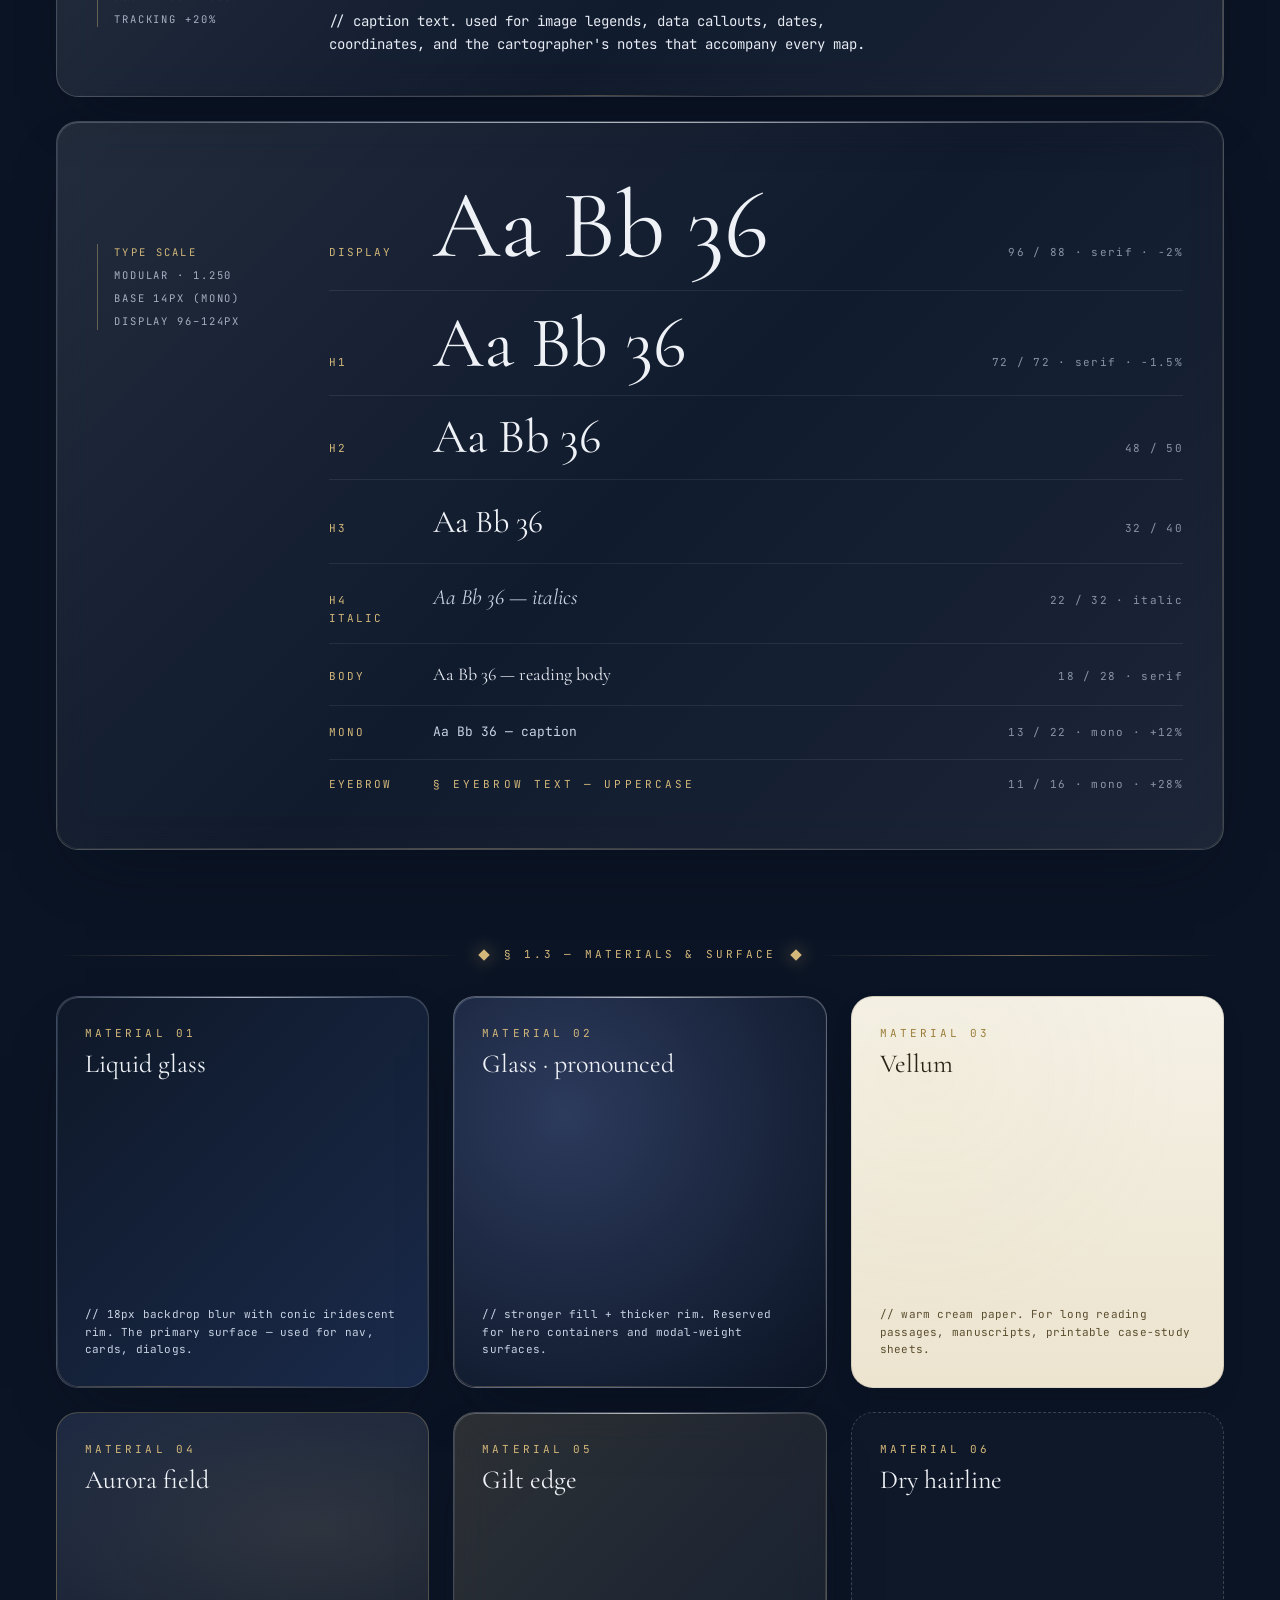
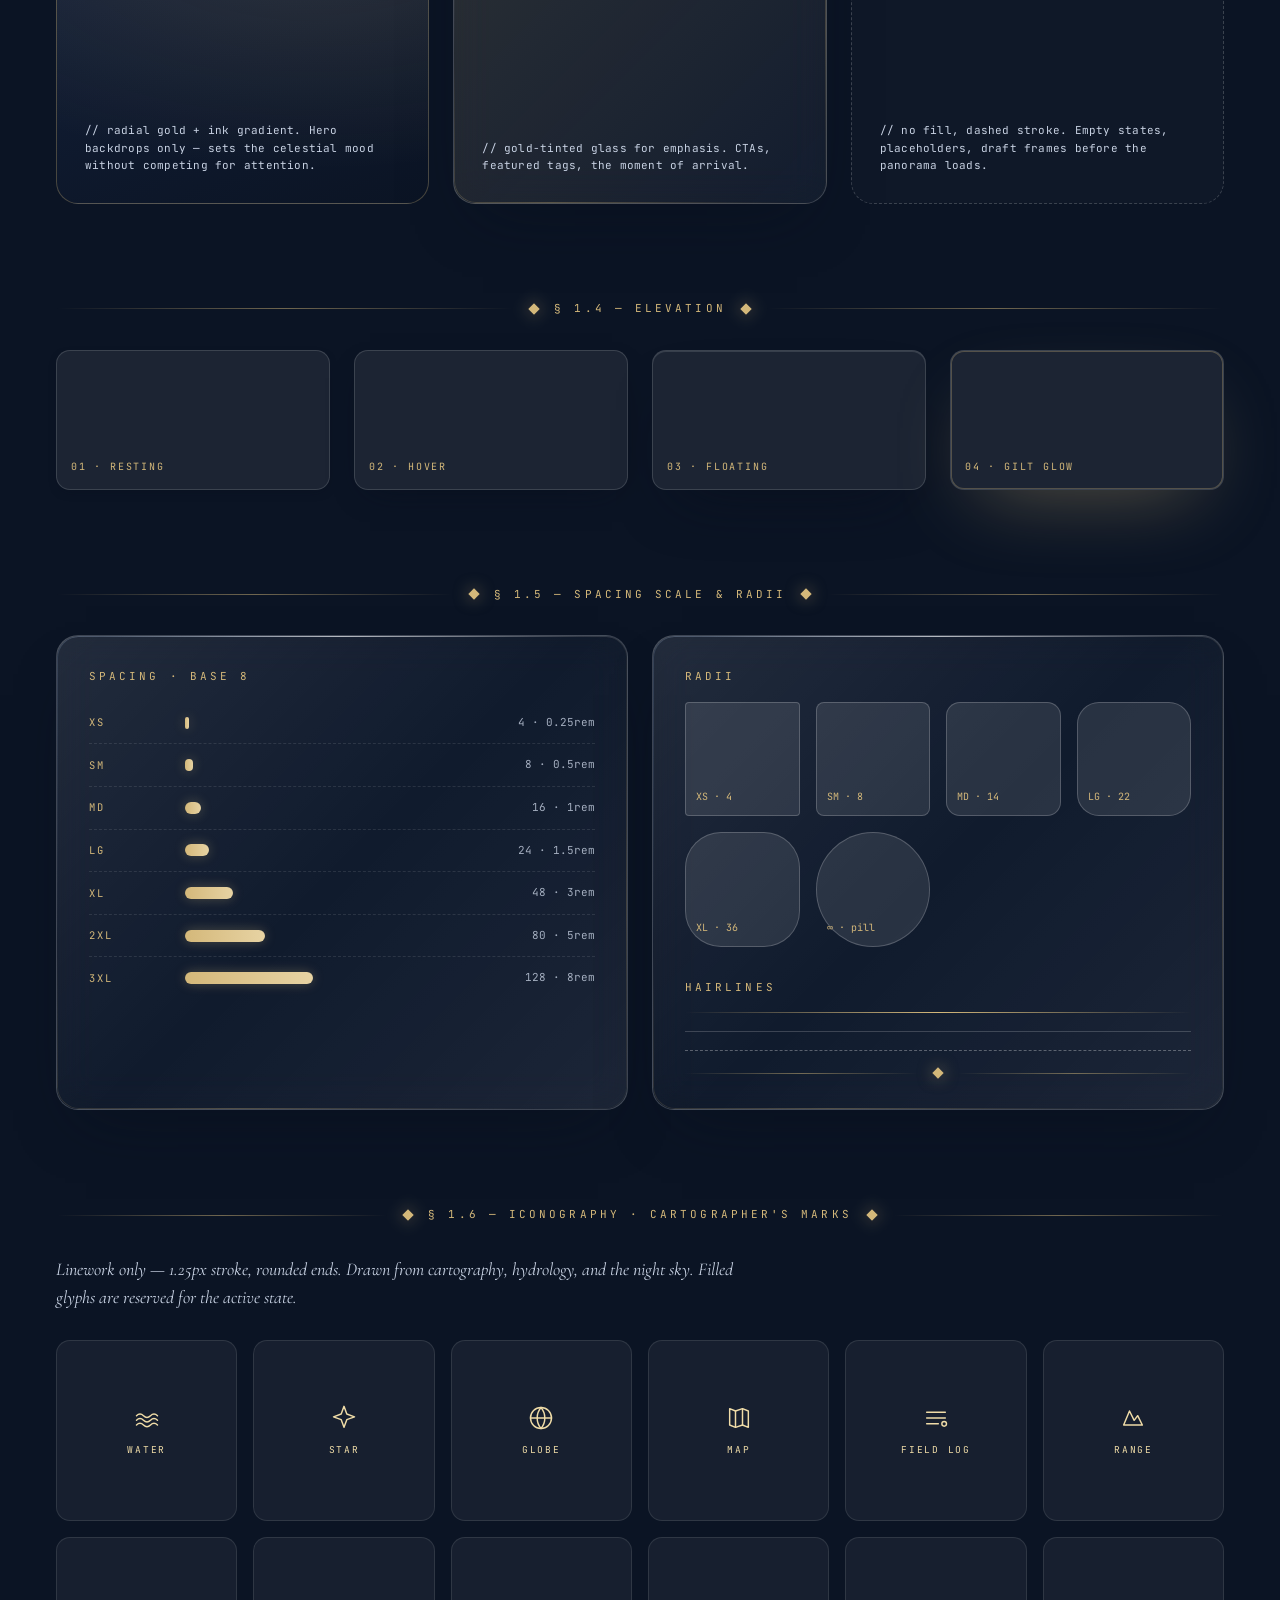
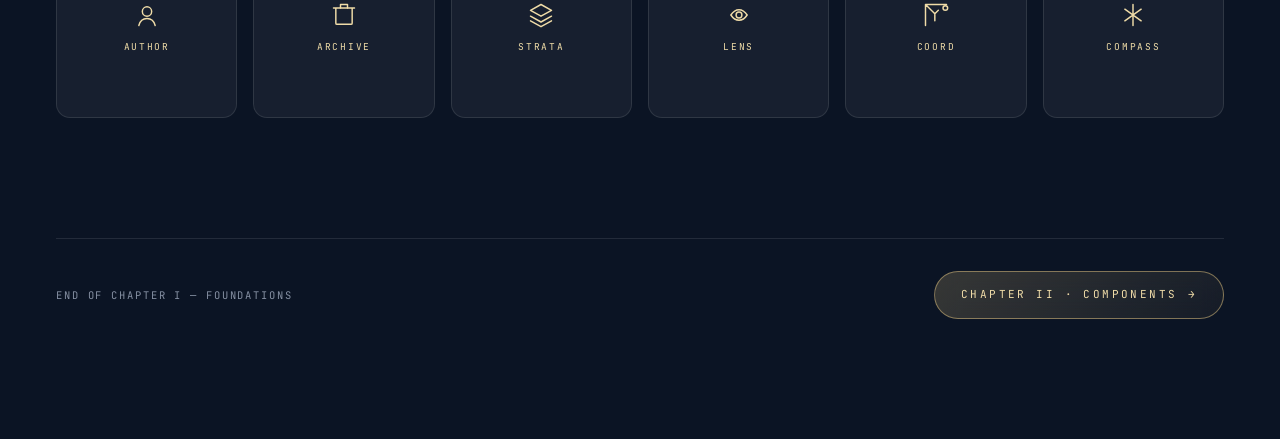
<file: ui_kit/foundations.html>
<!doctype html>
<html lang="en">
<head>
<meta charset="utf-8">
<title>UI Kit · 01 Foundations</title>
<meta name="viewport" content="width=1280">
<link rel="stylesheet" href="shared.css">
<style>
  /* palette section */
  .palette-card {
    padding: 28px;
    display: grid;
    grid-template-columns: 1fr;
    gap: 20px;
  }
  .palette-card .pal-head {
    display: flex; justify-content: space-between; align-items: baseline;
  }
  .palette-card h3 { font-size: 28px; }
  .palette-card .pal-sub { font-family: var(--serif); font-style: italic; color: var(--ash); font-size: 16px; max-width: 360px; }
  .pal-strip {
    display: grid; grid-template-columns: repeat(6, 1fr); gap: 8px;
  }
  .pal-strip .swatch {
    aspect-ratio: 1 / 1.4;
    border-radius: 10px;
    padding: 12px;
    display: flex; flex-direction: column; justify-content: space-between;
    border: 1px solid rgba(255,255,255,0.10);
    position: relative; overflow: hidden;
  }
  .pal-strip .swatch .label { font-family: var(--serif); font-style: italic; font-size: 14px; line-height: 1; }
  .pal-strip .swatch .hex { font-family: var(--mono); font-size: 9px; letter-spacing: 0.14em; opacity: 0.85; }

  /* type specimens */
  .type-specimen {
    padding: 40px;
    display: grid; grid-template-columns: 200px 1fr; gap: 32px;
    align-items: baseline;
  }
  .type-specimen .ts-meta {
    font-family: var(--mono); font-size: 10.5px; letter-spacing: 0.22em; text-transform: uppercase; color: var(--gold);
    border-left: 1px solid rgba(212,184,122,0.4); padding-left: 16px;
  }
  .type-specimen .ts-meta span { display: block; color: var(--ash); margin-top: 6px; letter-spacing: 0.18em; opacity: 0.8; }
  .type-specimen .ts-sample { color: var(--paper); }

  .scale-row {
    display: grid;
    grid-template-columns: 80px 1fr 200px;
    gap: 24px;
    padding: 16px 0;
    align-items: baseline;
    border-bottom: 1px solid rgba(255,255,255,0.08);
  }
  .scale-row:last-child { border-bottom: none; }
  .scale-row .name { font-family: var(--mono); font-size: 11px; letter-spacing: 0.18em; text-transform: uppercase; color: var(--gold); }
  .scale-row .meta { font-family: var(--mono); font-size: 11px; color: var(--aurora-3); opacity: 0.7; letter-spacing: 0.12em; text-align: right; }

  /* materials */
  .mat-grid { display: grid; grid-template-columns: repeat(3, 1fr); gap: 24px; }
  .mat-card {
    aspect-ratio: 1 / 1.05;
    border-radius: var(--r-lg);
    padding: 28px;
    display: flex; flex-direction: column; justify-content: space-between;
    position: relative; overflow: hidden;
  }
  .mat-card .name { font-family: var(--serif); font-size: 26px; color: var(--paper); }
  .mat-card .desc { font-family: var(--mono); font-size: 11px; line-height: 1.6; color: var(--ash); letter-spacing: 0.02em; }
  .mat-bg-1 { background: linear-gradient(135deg,#0e1828,#1a2a4a); }
  .mat-bg-2 { background: radial-gradient(circle at 30% 30%, #2c3a5c, #0b1424); }
  .mat-bg-3 {
    background:
      radial-gradient(800px 400px at 70% 30%, rgba(212,184,122,0.15), transparent 60%),
      linear-gradient(160deg, #15233f 0%, #0b1424 100%);
  }
  .mat-card.parchment-mat .name, .mat-card.parchment-mat .desc { color: #2a2418; }
  .mat-card.parchment-mat .desc { color: #5a4d2e; }

  /* spacing scale */
  .space-row {
    display: grid; grid-template-columns: 80px 1fr 100px; gap: 16px; align-items: center;
    padding: 12px 0; border-bottom: 1px dashed rgba(255,255,255,0.10);
  }
  .space-row:last-child { border-bottom: none; }
  .space-row .label { font-family: var(--mono); font-size: 10.5px; letter-spacing: 0.2em; color: var(--gold); text-transform: uppercase; }
  .space-row .bar { height: 12px; background: linear-gradient(90deg, var(--gold), var(--gold-soft)); border-radius: 6px; box-shadow: 0 0 12px rgba(212,184,122,0.3); }
  .space-row .px { text-align: right; font-family: var(--mono); font-size: 11px; color: var(--ash); opacity: 0.8; }

  /* shadow specimens */
  .shadow-grid { display: grid; grid-template-columns: repeat(4, 1fr); gap: 24px; }
  .shadow-card {
    height: 140px;
    border-radius: var(--r-md);
    background: rgba(255,255,255,0.07);
    border: 1px solid rgba(255,255,255,0.14);
    display: flex; align-items: flex-end; padding: 14px;
    font-family: var(--mono); font-size: 10px; letter-spacing: 0.18em; text-transform: uppercase; color: var(--gold);
  }
  .sh-1 { box-shadow: 0 4px 12px -6px rgba(8,14,28,0.6); }
  .sh-2 { box-shadow: 0 12px 30px -16px rgba(8,14,28,0.7); }
  .sh-3 { box-shadow: 0 30px 60px -30px rgba(8,14,28,0.7), 0 1px 0 rgba(255,255,255,0.12) inset; }
  .sh-4 { box-shadow: 0 30px 80px -30px rgba(212,184,122,0.4), 0 0 0 1px rgba(212,184,122,0.3) inset; }

  /* iconography */
  .icon-grid { display: grid; grid-template-columns: repeat(6, 1fr); gap: 16px; }
  .icon-tile {
    aspect-ratio: 1; border-radius: var(--r-md);
    background: rgba(255,255,255,0.05);
    border: 1px solid rgba(255,255,255,0.10);
    display: flex; flex-direction: column; align-items: center; justify-content: center;
    gap: 10px;
    color: var(--gold-glow);
    font-family: var(--mono); font-size: 9.5px; letter-spacing: 0.18em; text-transform: uppercase;
  }
  .icon-tile svg { width: 28px; height: 28px; stroke: currentColor; fill: none; stroke-width: 1.25; stroke-linecap: round; stroke-linejoin: round; }
</style>
</head>
<body>
<div class="starfield"></div>

<header class="kit-nav glass">
  <div class="brand">Bischel <span class="amp">&</span> Co. <span class="spec" style="margin-left:12px">UI KIT v1</span></div>
  <nav class="links">
    <a href="index.html">Cover</a>
    <a href="foundations.html" class="active">01 · Foundations</a>
    <a href="components.html">02 · Components</a>
    <a href="templates.html">03 · Templates</a>
  </nav>
</header>

<main class="kit-shell">

  <!-- ============= INTRO ============= -->
  <header class="section-head">
    <div class="index">Chapter I</div>
    <div class="title iridescent-text">Foundations</div>
    <div class="meta">Palettes · Type · Materials · Space</div>
  </header>

  <p class="body-serif" style="max-width: 760px; font-style: italic; color: var(--ash);">
    The atelier rests on four pillars — color, letterform, material, and the rhythm
    of space between them. Three palette directions are offered; the type system
    and material kit are shared across all three.
  </p>

  <!-- ============= PALETTES ============= -->
  <section style="margin-top: 80px;">
    <div class="rule-diamond" style="margin-bottom: 32px;">
      <div class="diamond"></div>
      <span class="eyebrow">§ 1.1 — Three palette directions</span>
      <div class="diamond"></div>
    </div>

    <div class="grid grid-3">
      <!-- Palette A -->
      <article class="palette-card glass">
        <div class="pal-head">
          <div>
            <div class="eyebrow">Palette A</div>
            <h3>Ink &amp; Starlight</h3>
          </div>
          <div class="chip gold"><span class="dot"></span>Default</div>
        </div>
        <div class="pal-sub">Deep ink-blue night sky shot through with pale gold filaments and ash-silver. The painterly castle reference, distilled.</div>
        <div class="pal-strip">
          <div class="swatch" style="background:#0b1424"><span class="label" style="color:#c8d2e3">Ink Deep</span><span class="hex" style="color:#c8d2e3">#0B1424</span></div>
          <div class="swatch" style="background:#1c2a47"><span class="label" style="color:#c8d2e3">Ink</span><span class="hex" style="color:#c8d2e3">#1C2A47</span></div>
          <div class="swatch" style="background:#4a6a8e"><span class="label" style="color:#eef1f6">Water</span><span class="hex" style="color:#eef1f6">#4A6A8E</span></div>
          <div class="swatch" style="background:#c8d2e3"><span class="label" style="color:#142039">Ash</span><span class="hex" style="color:#142039">#C8D2E3</span></div>
          <div class="swatch" style="background:#d4b87a"><span class="label" style="color:#2a2418">Gold</span><span class="hex" style="color:#2a2418">#D4B87A</span></div>
          <div class="swatch" style="background:#f5f1e6"><span class="label" style="color:#2a2418">Vellum</span><span class="hex" style="color:#2a2418">#F5F1E6</span></div>
        </div>
      </article>

      <!-- Palette B -->
      <article class="palette-card glass">
        <div class="pal-head">
          <div>
            <div class="eyebrow">Palette B</div>
            <h3>Frosted Glacier</h3>
          </div>
          <div class="chip water"><span class="dot"></span>Cool</div>
        </div>
        <div class="pal-sub">An icy thaw — pale blues, frost-whites, the faintest aurora. Lighter than A; reads almost like dawn through glass.</div>
        <div class="pal-strip">
          <div class="swatch" style="background:#1a2a40"><span class="label" style="color:#dde6f1">Glacier</span><span class="hex" style="color:#dde6f1">#1A2A40</span></div>
          <div class="swatch" style="background:#3d5a7a"><span class="label" style="color:#eef4fb">Slate</span><span class="hex" style="color:#eef4fb">#3D5A7A</span></div>
          <div class="swatch" style="background:#7ea3c9"><span class="label" style="color:#0e1828">Frost</span><span class="hex" style="color:#0e1828">#7EA3C9</span></div>
          <div class="swatch" style="background:#b8d4e5"><span class="label" style="color:#0e1828">Mist</span><span class="hex" style="color:#0e1828">#B8D4E5</span></div>
          <div class="swatch" style="background:#a89bc4"><span class="label" style="color:#1a1a2e">Aurora</span><span class="hex" style="color:#1a1a2e">#A89BC4</span></div>
          <div class="swatch" style="background:#f0f4f9"><span class="label" style="color:#0e1828">Ice</span><span class="hex" style="color:#0e1828">#F0F4F9</span></div>
        </div>
      </article>

      <!-- Palette C -->
      <article class="palette-card glass">
        <div class="pal-head">
          <div>
            <div class="eyebrow">Palette C</div>
            <h3>Pine Resin</h3>
          </div>
          <div class="chip" style="border-color: rgba(212,184,122,0.3); color:#e7d3a3"><span class="dot"></span>Warm</div>
        </div>
        <div class="pal-sub">Atmospheric pine resin light — warmer creams, amber gold, deep teal, rust. The redwood study after the candle is lit.</div>
        <div class="pal-strip">
          <div class="swatch" style="background:#1a2a26"><span class="label" style="color:#e7d3a3">Pine</span><span class="hex" style="color:#e7d3a3">#1A2A26</span></div>
          <div class="swatch" style="background:#2d4a4a"><span class="label" style="color:#e7d3a3">Teal</span><span class="hex" style="color:#e7d3a3">#2D4A4A</span></div>
          <div class="swatch" style="background:#8a5a3a"><span class="label" style="color:#f5f1e6">Rust</span><span class="hex" style="color:#f5f1e6">#8A5A3A</span></div>
          <div class="swatch" style="background:#c89858"><span class="label" style="color:#2a1a0a">Amber</span><span class="hex" style="color:#2a1a0a">#C89858</span></div>
          <div class="swatch" style="background:#e7d3a3"><span class="label" style="color:#2a1a0a">Resin</span><span class="hex" style="color:#2a1a0a">#E7D3A3</span></div>
          <div class="swatch" style="background:#f5ebd3"><span class="label" style="color:#2a1a0a">Cream</span><span class="hex" style="color:#2a1a0a">#F5EBD3</span></div>
        </div>
      </article>
    </div>

    <p class="body-serif" style="margin-top: 24px; font-style: italic; color: var(--aurora-3); font-size: 15px;">
      All component examples in this kit use Palette A. Tokens for B &amp; C are provided so the system can be re-skinned by swapping a single CSS file.
    </p>
  </section>

  <!-- ============= TYPE ============= -->
  <section style="margin-top: 96px;">
    <div class="rule-diamond" style="margin-bottom: 32px;">
      <div class="diamond"></div>
      <span class="eyebrow">§ 1.2 — The manuscript type system</span>
      <div class="diamond"></div>
    </div>

    <div class="grid" style="grid-template-columns: 1fr;">
      <article class="type-specimen glass">
        <div class="ts-meta">
          Display Serif
          <span>Cormorant Garamond</span>
          <span>300 · 400i · 500</span>
          <span>Tracking −1.5%</span>
        </div>
        <div class="ts-sample">
          <div style="font-family: var(--serif); font-size: 124px; line-height: 0.95; letter-spacing: -0.02em;">A river <em style="color:var(--gold-glow);font-weight:300">remembers</em></div>
          <div style="font-family: var(--serif); font-size: 56px; line-height: 1.05; margin-top: 24px;">Heavy metals in the Pilcomayo</div>
          <div style="font-family: var(--serif); font-style: italic; font-size: 28px; color: var(--ash); margin-top: 16px;">— a manuscript in preparation, with Dr. Arturo Keller</div>
        </div>
      </article>

      <article class="type-specimen glass">
        <div class="ts-meta">
          Body Serif
          <span>Cormorant Garamond</span>
          <span>400 · 400i</span>
          <span>1.55 leading</span>
        </div>
        <div class="ts-sample">
          <p class="body-serif" style="margin: 0; max-width: 720px;">
            Where the watershed bends, sediment settles. Working at the intersection
            of environmental science, field research, and data analytics —
            turning complex environmental data into <em>actionable</em> insight for
            water quality, watershed health, and pollution remediation.
          </p>
        </div>
      </article>

      <article class="type-specimen glass">
        <div class="ts-meta">
          Spec / Caption
          <span>JetBrains Mono</span>
          <span>300 · 400 · 500</span>
          <span>Tracking +20%</span>
        </div>
        <div class="ts-sample">
          <div class="eyebrow" style="font-size: 13px;">§ 04.2 — Field log · 13.iv.2026</div>
          <div class="spec" style="margin-top: 14px; font-size: 12px; opacity: 0.9;">Lat 19.4326° S · Lon 65.4536° W · Elev 2,810 m · pH 6.8 · Cd 0.014 mg/L</div>
          <div style="font-family: var(--mono); font-size: 14px; color: var(--ash-soft); margin-top: 16px; max-width: 540px; line-height: 1.65;">// caption text. used for image legends, data callouts, dates, coordinates, and the cartographer's notes that accompany every map.</div>
        </div>
      </article>

      <article class="type-specimen glass">
        <div class="ts-meta">
          Type Scale
          <span>Modular · 1.250</span>
          <span>Base 14px (mono)</span>
          <span>Display 96–124px</span>
        </div>
        <div class="ts-sample" style="width: 100%;">
          <div class="scale-row"><div class="name">Display</div><div style="font-family: var(--serif); font-size: 96px; line-height:1;">Aa Bb 36</div><div class="meta">96 / 88 · serif · −2%</div></div>
          <div class="scale-row"><div class="name">H1</div><div style="font-family: var(--serif); font-size: 72px; line-height:1;">Aa Bb 36</div><div class="meta">72 / 72 · serif · −1.5%</div></div>
          <div class="scale-row"><div class="name">H2</div><div style="font-family: var(--serif); font-size: 48px; line-height:1.05;">Aa Bb 36</div><div class="meta">48 / 50</div></div>
          <div class="scale-row"><div class="name">H3</div><div style="font-family: var(--serif); font-size: 32px;">Aa Bb 36</div><div class="meta">32 / 40</div></div>
          <div class="scale-row"><div class="name">H4 Italic</div><div style="font-family: var(--serif); font-style: italic; font-size: 22px; color: var(--ash);">Aa Bb 36 — italics</div><div class="meta">22 / 32 · italic</div></div>
          <div class="scale-row"><div class="name">Body</div><div style="font-family: var(--serif); font-size: 18px; color: var(--ash-soft);">Aa Bb 36 — reading body</div><div class="meta">18 / 28 · serif</div></div>
          <div class="scale-row"><div class="name">Mono</div><div style="font-family: var(--mono); font-size: 13px; color: var(--ash);">Aa Bb 36 — caption</div><div class="meta">13 / 22 · mono · +12%</div></div>
          <div class="scale-row"><div class="name">Eyebrow</div><div class="eyebrow" style="font-size: 11px;">§ Eyebrow text — uppercase</div><div class="meta">11 / 16 · mono · +28%</div></div>
        </div>
      </article>
    </div>
  </section>

  <!-- ============= MATERIALS ============= -->
  <section style="margin-top: 96px;">
    <div class="rule-diamond" style="margin-bottom: 32px;">
      <div class="diamond"></div>
      <span class="eyebrow">§ 1.3 — Materials &amp; surface</span>
      <div class="diamond"></div>
    </div>

    <div class="mat-grid">
      <article class="mat-card glass mat-bg-1">
        <div>
          <div class="eyebrow">Material 01</div>
          <div class="name">Liquid glass</div>
        </div>
        <div class="desc">// 18px backdrop blur with conic iridescent rim. The primary surface — used for nav, cards, dialogs.</div>
      </article>
      <article class="mat-card glass glass-strong mat-bg-2">
        <div>
          <div class="eyebrow">Material 02</div>
          <div class="name">Glass · pronounced</div>
        </div>
        <div class="desc">// stronger fill + thicker rim. Reserved for hero containers and modal-weight surfaces.</div>
      </article>
      <article class="mat-card parchment parchment-mat">
        <div>
          <div class="eyebrow" style="color:#9b7d3a">Material 03</div>
          <div class="name">Vellum</div>
        </div>
        <div class="desc">// warm cream paper. For long reading passages, manuscripts, printable case-study sheets.</div>
      </article>
      <article class="mat-card mat-bg-3" style="border:1px solid rgba(212,184,122,0.3);">
        <div>
          <div class="eyebrow">Material 04</div>
          <div class="name">Aurora field</div>
        </div>
        <div class="desc">// radial gold + ink gradient. Hero backdrops only — sets the celestial mood without competing for attention.</div>
      </article>
      <article class="mat-card glass" style="background: linear-gradient(135deg, rgba(212,184,122,0.18), rgba(255,255,255,0.04));">
        <div>
          <div class="eyebrow">Material 05</div>
          <div class="name">Gilt edge</div>
        </div>
        <div class="desc">// gold-tinted glass for emphasis. CTAs, featured tags, the moment of arrival.</div>
      </article>
      <article class="mat-card" style="border:1px dashed rgba(255,255,255,0.18); background: rgba(255,255,255,0.02);">
        <div>
          <div class="eyebrow">Material 06</div>
          <div class="name">Dry hairline</div>
        </div>
        <div class="desc">// no fill, dashed stroke. Empty states, placeholders, draft frames before the panorama loads.</div>
      </article>
    </div>
  </section>

  <!-- ============= SHADOW & ELEVATION ============= -->
  <section style="margin-top: 96px;">
    <div class="rule-diamond" style="margin-bottom: 32px;">
      <div class="diamond"></div>
      <span class="eyebrow">§ 1.4 — Elevation</span>
      <div class="diamond"></div>
    </div>
    <div class="shadow-grid">
      <div class="shadow-card sh-1">01 · resting</div>
      <div class="shadow-card sh-2">02 · hover</div>
      <div class="shadow-card sh-3">03 · floating</div>
      <div class="shadow-card sh-4">04 · gilt glow</div>
    </div>
  </section>

  <!-- ============= SPACE ============= -->
  <section style="margin-top: 96px;">
    <div class="rule-diamond" style="margin-bottom: 32px;">
      <div class="diamond"></div>
      <span class="eyebrow">§ 1.5 — Spacing scale &amp; radii</span>
      <div class="diamond"></div>
    </div>
    <div class="grid grid-2">
      <div class="glass" style="padding: 32px;">
        <div class="eyebrow" style="margin-bottom: 16px;">Spacing · base 8</div>
        <div class="space-row"><div class="label">xs</div><div class="bar" style="width: 4px;"></div><div class="px">4 · 0.25rem</div></div>
        <div class="space-row"><div class="label">sm</div><div class="bar" style="width: 8px;"></div><div class="px">8 · 0.5rem</div></div>
        <div class="space-row"><div class="label">md</div><div class="bar" style="width: 16px;"></div><div class="px">16 · 1rem</div></div>
        <div class="space-row"><div class="label">lg</div><div class="bar" style="width: 24px;"></div><div class="px">24 · 1.5rem</div></div>
        <div class="space-row"><div class="label">xl</div><div class="bar" style="width: 48px;"></div><div class="px">48 · 3rem</div></div>
        <div class="space-row"><div class="label">2xl</div><div class="bar" style="width: 80px;"></div><div class="px">80 · 5rem</div></div>
        <div class="space-row"><div class="label">3xl</div><div class="bar" style="width: 128px;"></div><div class="px">128 · 8rem</div></div>
      </div>
      <div class="glass" style="padding: 32px;">
        <div class="eyebrow" style="margin-bottom: 16px;">Radii</div>
        <div style="display: grid; grid-template-columns: repeat(4, 1fr); gap: 16px;">
          <div style="aspect-ratio:1; border-radius:4px; background: rgba(255,255,255,0.10); border:1px solid rgba(255,255,255,0.2); display:flex; align-items:flex-end; padding:10px; font-family:var(--mono); font-size:10px; color:var(--gold);">XS · 4</div>
          <div style="aspect-ratio:1; border-radius:8px; background: rgba(255,255,255,0.10); border:1px solid rgba(255,255,255,0.2); display:flex; align-items:flex-end; padding:10px; font-family:var(--mono); font-size:10px; color:var(--gold);">SM · 8</div>
          <div style="aspect-ratio:1; border-radius:14px; background: rgba(255,255,255,0.10); border:1px solid rgba(255,255,255,0.2); display:flex; align-items:flex-end; padding:10px; font-family:var(--mono); font-size:10px; color:var(--gold);">MD · 14</div>
          <div style="aspect-ratio:1; border-radius:22px; background: rgba(255,255,255,0.10); border:1px solid rgba(255,255,255,0.2); display:flex; align-items:flex-end; padding:10px; font-family:var(--mono); font-size:10px; color:var(--gold);">LG · 22</div>
          <div style="aspect-ratio:1; border-radius:36px; background: rgba(255,255,255,0.10); border:1px solid rgba(255,255,255,0.2); display:flex; align-items:flex-end; padding:10px; font-family:var(--mono); font-size:10px; color:var(--gold);">XL · 36</div>
          <div style="aspect-ratio:1; border-radius:50%; background: rgba(255,255,255,0.10); border:1px solid rgba(255,255,255,0.2); display:flex; align-items:flex-end; padding:10px; font-family:var(--mono); font-size:10px; color:var(--gold);">∞ · pill</div>
        </div>
        <div class="eyebrow" style="margin-top: 32px; margin-bottom: 16px;">Hairlines</div>
        <div style="display:flex; flex-direction:column; gap:18px;">
          <div style="height:1px; background: linear-gradient(90deg, transparent, var(--gold), transparent);"></div>
          <div style="height:1px; background: rgba(255,255,255,0.18);"></div>
          <div style="height:1px; border-top: 1px dashed rgba(255,255,255,0.3); background:transparent;"></div>
          <div class="rule-diamond"><div class="diamond"></div></div>
        </div>
      </div>
    </div>
  </section>

  <!-- ============= ICONOGRAPHY ============= -->
  <section style="margin-top: 96px;">
    <div class="rule-diamond" style="margin-bottom: 32px;">
      <div class="diamond"></div>
      <span class="eyebrow">§ 1.6 — Iconography · cartographer's marks</span>
      <div class="diamond"></div>
    </div>
    <p class="body-serif" style="margin-bottom: 28px; max-width: 700px; font-style: italic; color: var(--ash);">
      Linework only — 1.25px stroke, rounded ends. Drawn from cartography, hydrology, and the night sky. Filled glyphs are reserved for the active state.
    </p>
    <div class="icon-grid">
      <div class="icon-tile">
        <svg viewBox="0 0 24 24"><path d="M3 14c2-2 4-2 6 0s4 2 6 0 4-2 6 0"/><path d="M3 18c2-2 4-2 6 0s4 2 6 0 4-2 6 0"/><path d="M3 10c2-2 4-2 6 0s4 2 6 0 4-2 6 0"/></svg>
        Water
      </div>
      <div class="icon-tile">
        <svg viewBox="0 0 24 24"><path d="M12 2l2.4 6.6L21 11l-6.6 2.4L12 20l-2.4-6.6L3 11l6.6-2.4z"/></svg>
        Star
      </div>
      <div class="icon-tile">
        <svg viewBox="0 0 24 24"><circle cx="12" cy="12" r="9"/><path d="M3 12h18M12 3a14 14 0 010 18M12 3a14 14 0 000 18"/></svg>
        Globe
      </div>
      <div class="icon-tile">
        <svg viewBox="0 0 24 24"><path d="M4 4l5 2 6-2 5 2v14l-5-2-6 2-5-2z"/><path d="M9 6v14M15 4v14"/></svg>
        Map
      </div>
      <div class="icon-tile">
        <svg viewBox="0 0 24 24"><path d="M4 7h16M4 12h16M4 17h10"/><circle cx="19" cy="17" r="2"/></svg>
        Field log
      </div>
      <div class="icon-tile">
        <svg viewBox="0 0 24 24"><path d="M4 18l5-12 4 8 3-4 4 8z"/></svg>
        Range
      </div>
      <div class="icon-tile">
        <svg viewBox="0 0 24 24"><circle cx="12" cy="9" r="4"/><path d="M5 21c1-4 4-6 7-6s6 2 7 6"/></svg>
        Author
      </div>
      <div class="icon-tile">
        <svg viewBox="0 0 24 24"><path d="M3 6h18M5 6v13a1 1 0 001 1h12a1 1 0 001-1V6"/><path d="M9 6V3h6v3"/></svg>
        Archive
      </div>
      <div class="icon-tile">
        <svg viewBox="0 0 24 24"><path d="M12 3l9 5-9 5-9-5z"/><path d="M3 13l9 5 9-5"/><path d="M3 17l9 5 9-5"/></svg>
        Strata
      </div>
      <div class="icon-tile">
        <svg viewBox="0 0 24 24"><path d="M5 12c4-6 10-6 14 0M5 12c4 6 10 6 14 0"/><circle cx="12" cy="12" r="2.5"/></svg>
        Lens
      </div>
      <div class="icon-tile">
        <svg viewBox="0 0 24 24"><path d="M3 3l8 8M3 3v18M3 3h18M11 11l3-3M11 11v6"/><circle cx="20" cy="6" r="2"/></svg>
        Coord
      </div>
      <div class="icon-tile">
        <svg viewBox="0 0 24 24"><path d="M12 3v18M5 7l14 10M5 17l14-10"/></svg>
        Compass
      </div>
    </div>
  </section>

  <footer style="margin-top: 120px; padding-top: 32px; border-top: 1px solid rgba(255,255,255,0.10); display:flex; justify-content: space-between; align-items: center;">
    <div class="spec">End of Chapter I — Foundations</div>
    <a href="components.html" class="btn btn-primary">Chapter II · Components <span class="arrow">→</span></a>
  </footer>

</main>
</body>
</html>
</file>
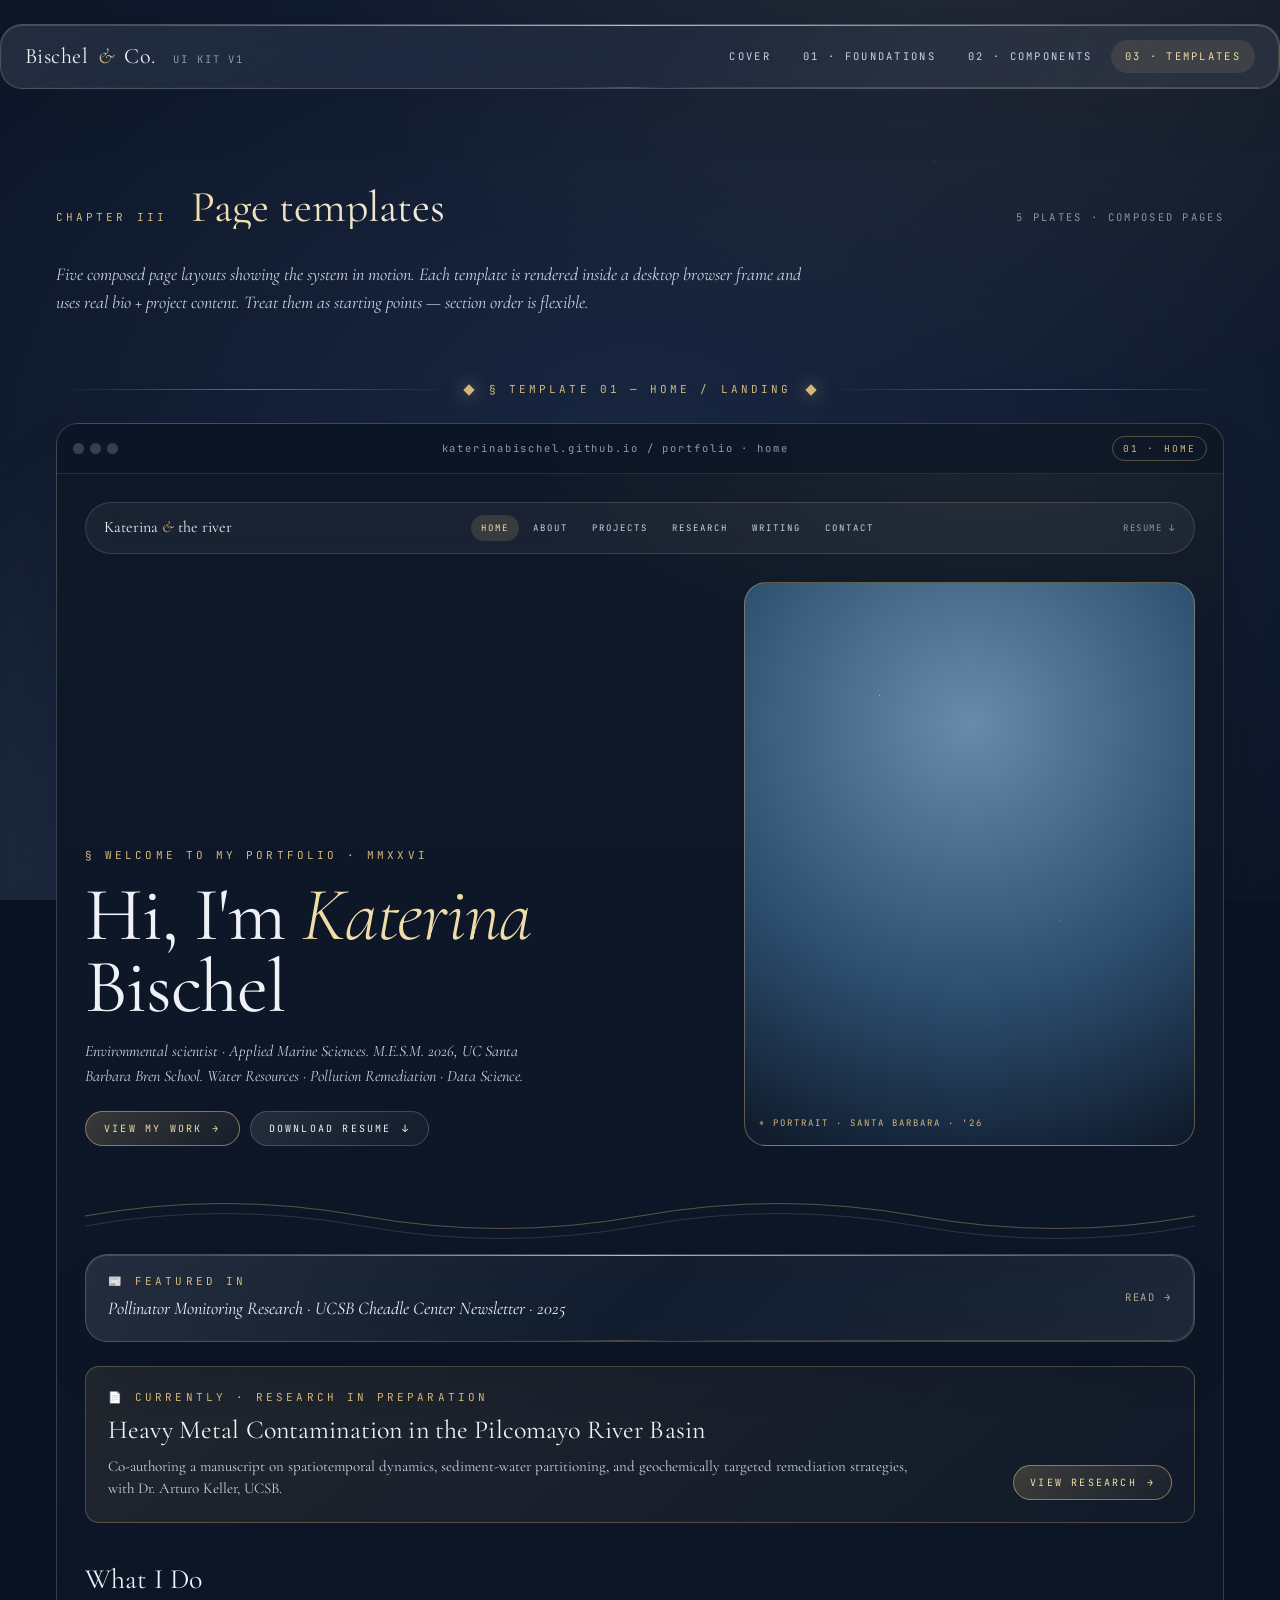
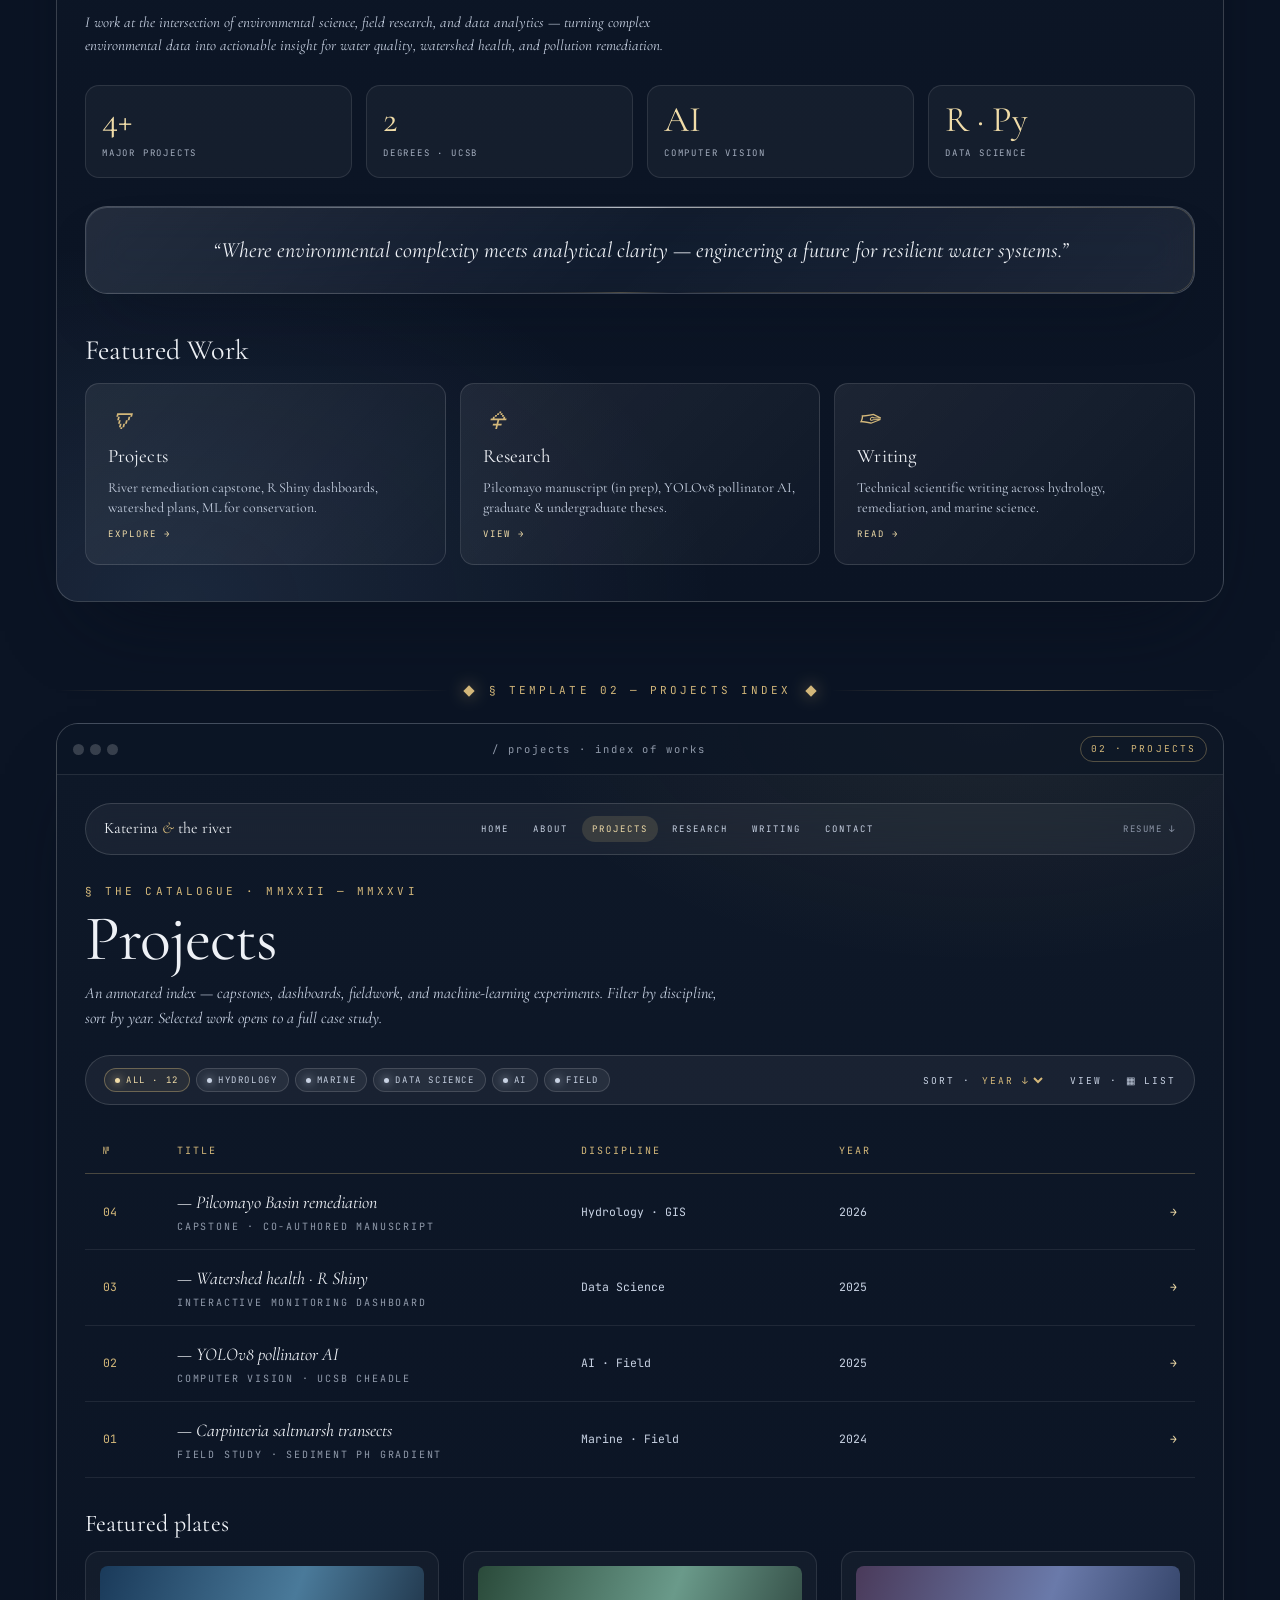
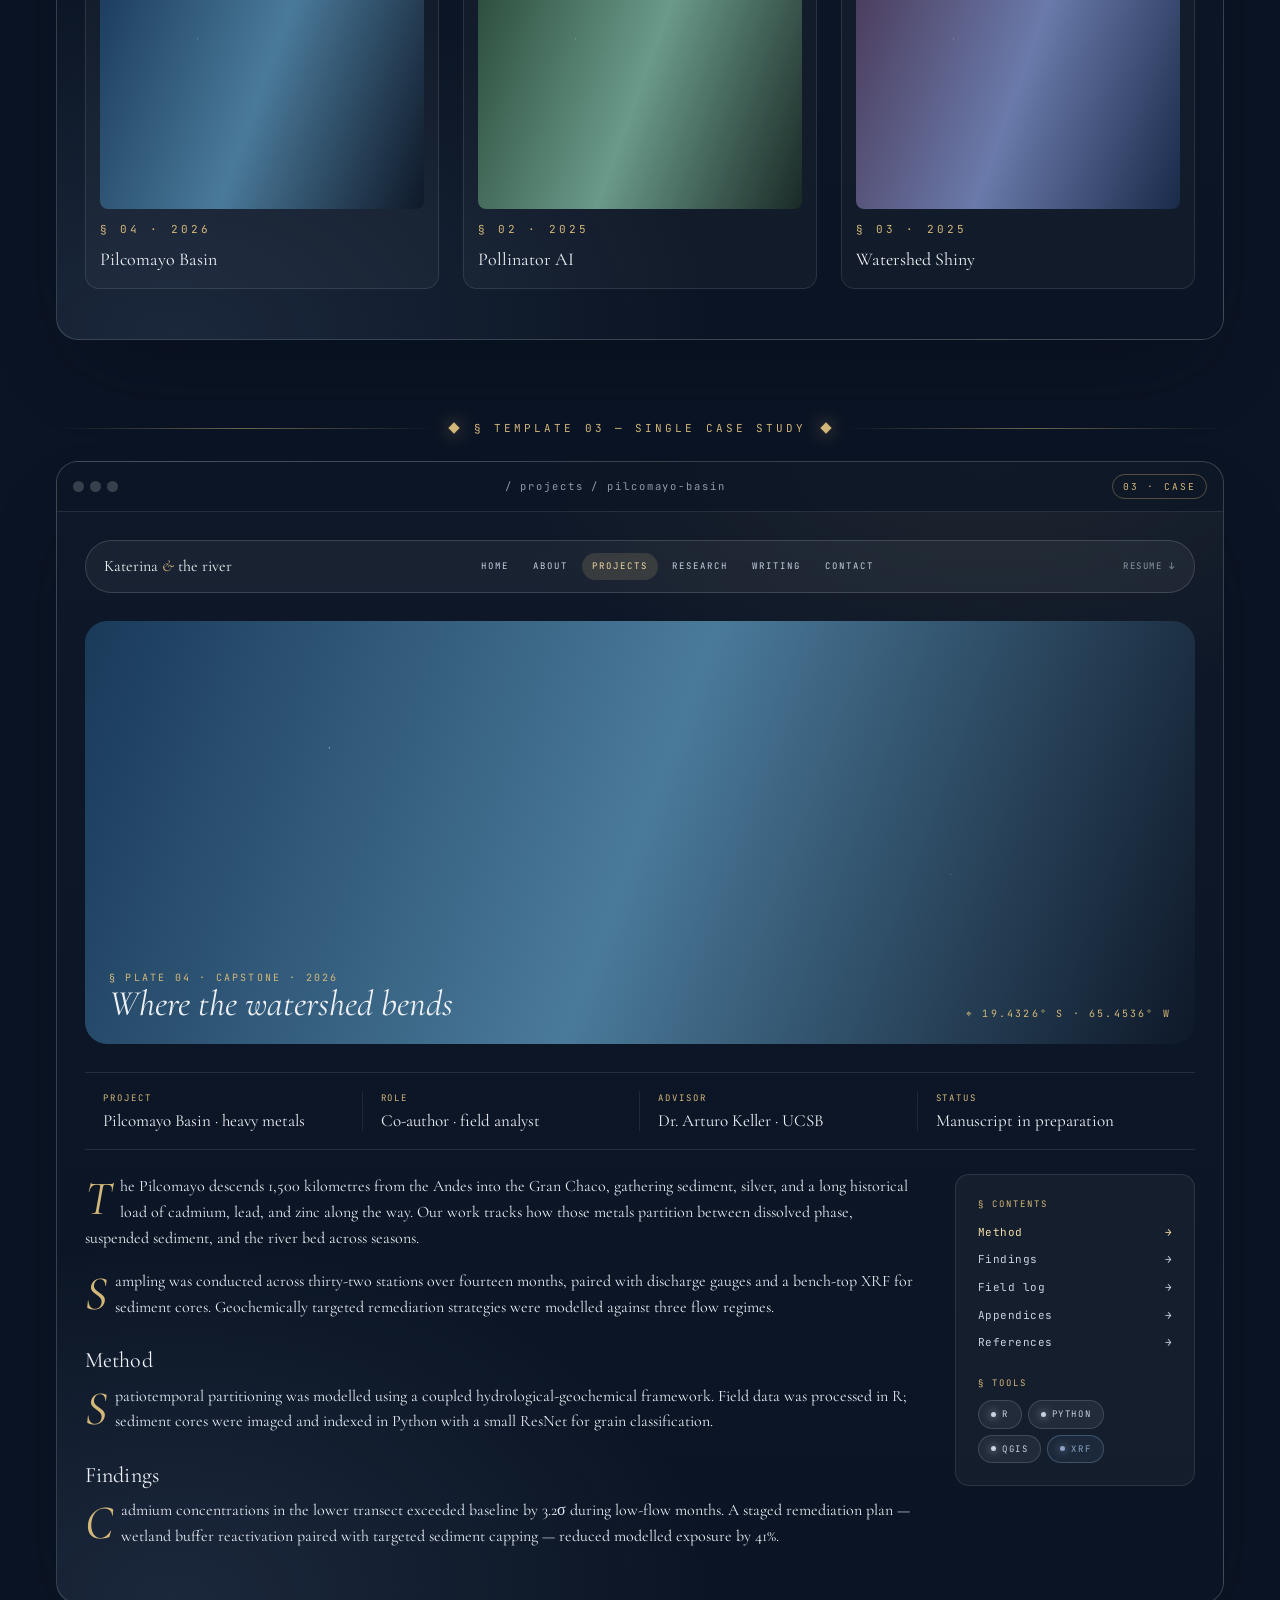
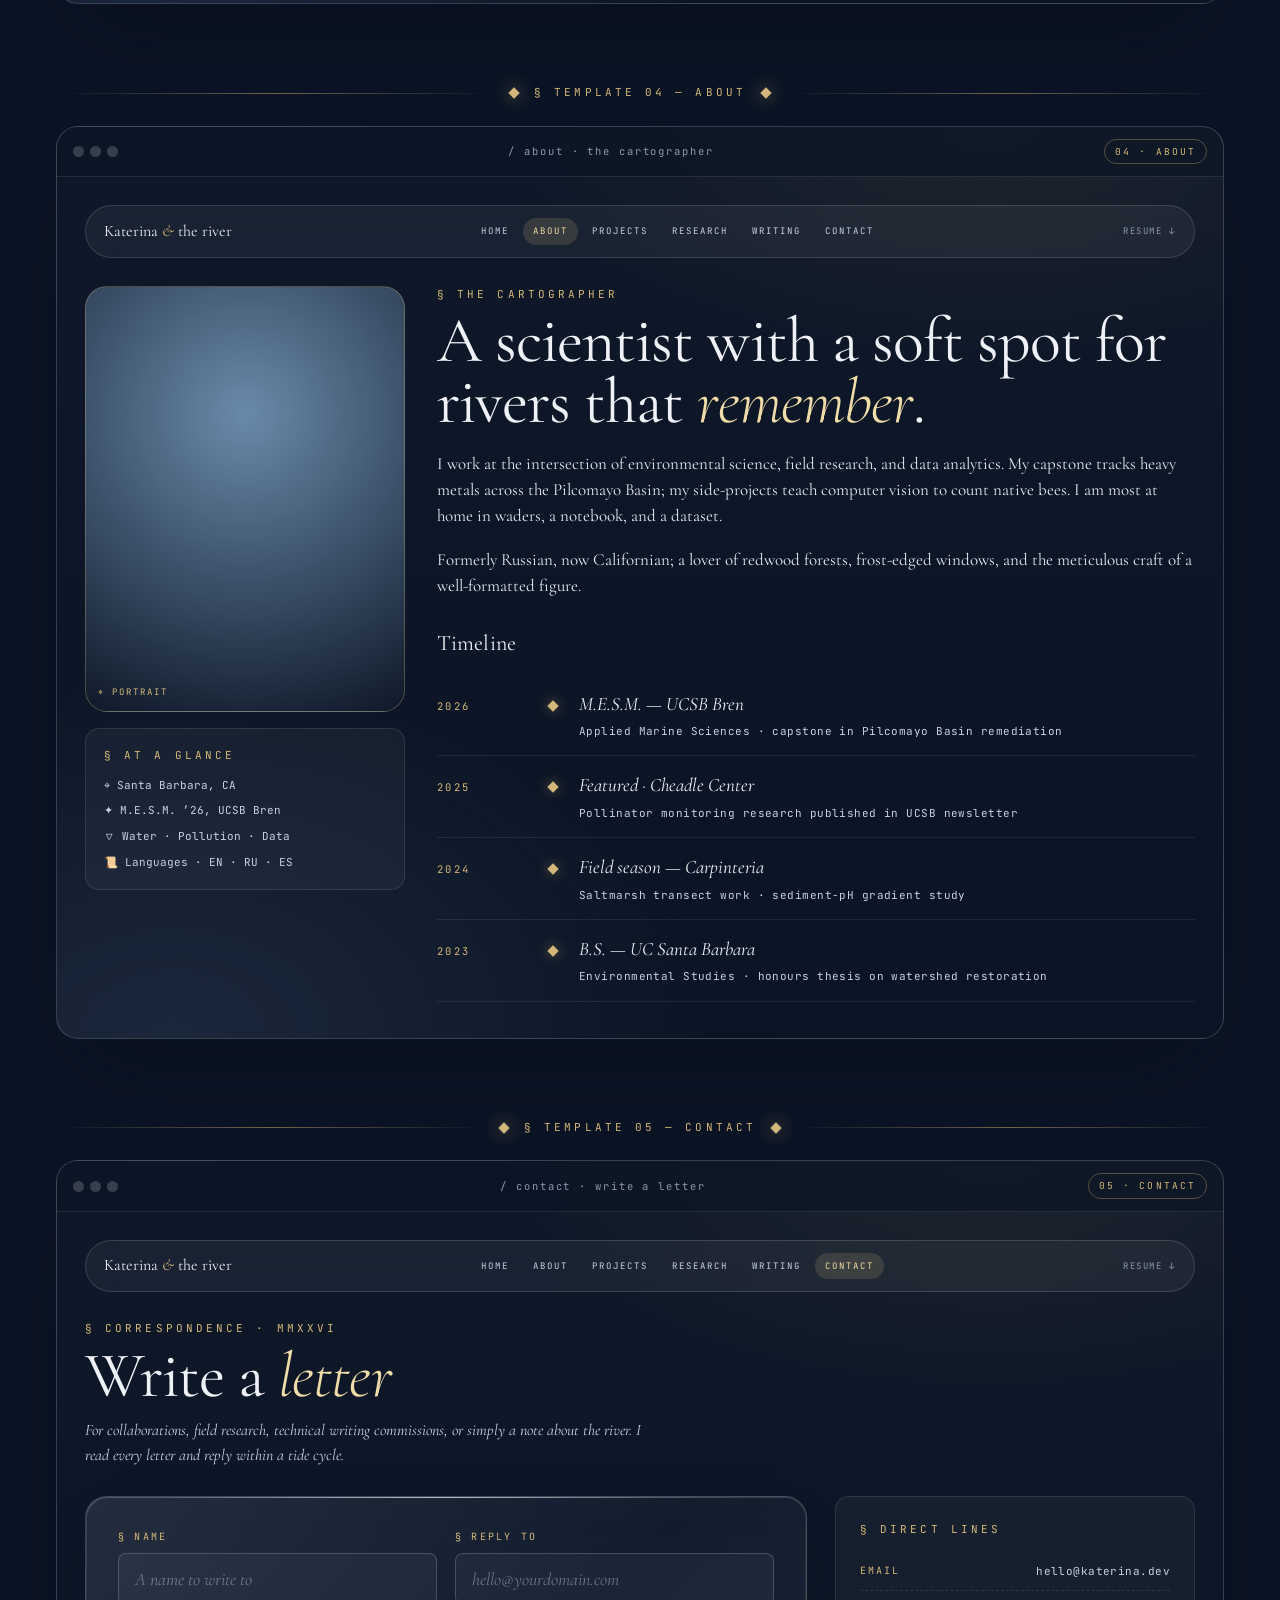
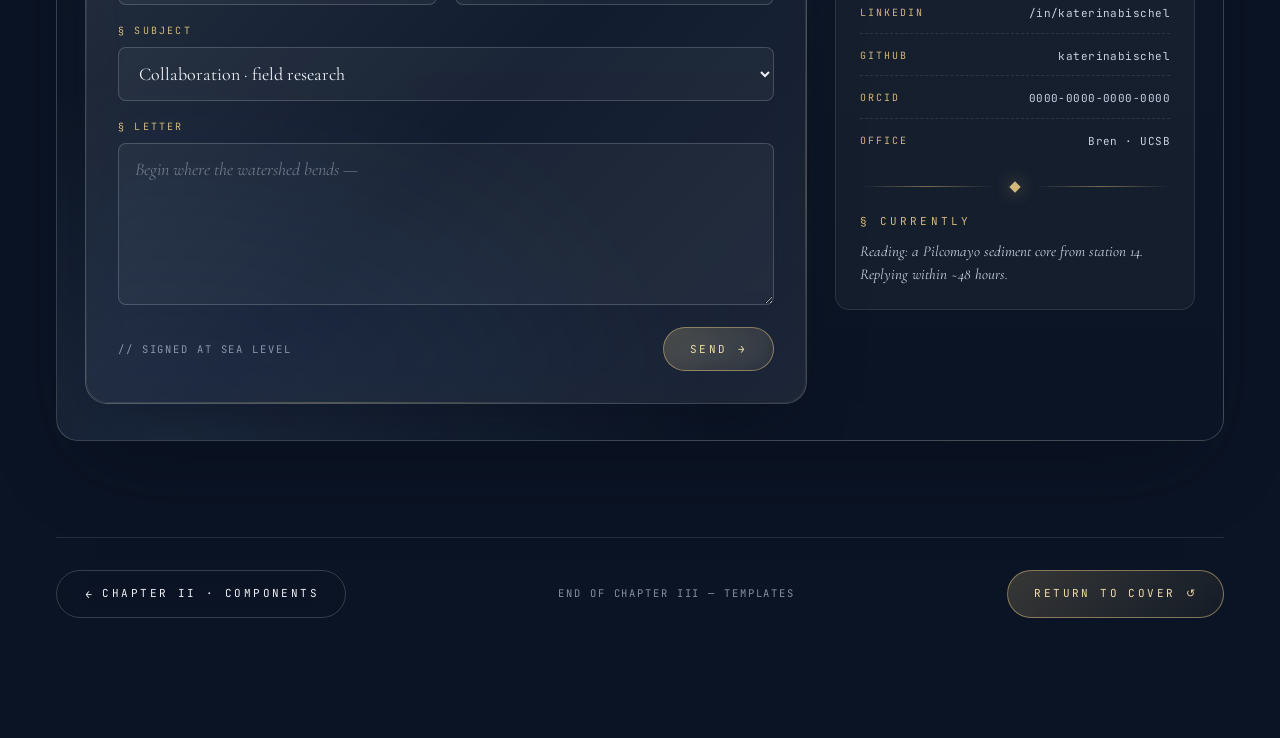
<file: ui_kit/templates.html>
<!doctype html>
<html lang="en">
<head>
<meta charset="utf-8">
<title>UI Kit · 03 Templates</title>
<meta name="viewport" content="width=1280">
<link rel="stylesheet" href="shared.css">
<style>
  /* Template thumbnail frame — desktop preview */
  .tpl-frame {
    border-radius: var(--r-lg);
    overflow: hidden;
    border: 1px solid rgba(255,255,255,0.18);
    background:
      radial-gradient(800px 400px at 80% 0%, rgba(212,184,122,0.08), transparent 60%),
      radial-gradient(900px 600px at 10% 100%, rgba(111,143,184,0.16), transparent 60%),
      linear-gradient(180deg, #0e1828 0%, #0b1424 100%);
    position: relative;
    box-shadow: 0 40px 80px -40px rgba(8,14,28,0.8);
  }
  .tpl-chrome {
    display: flex; align-items: center; gap: 8px;
    padding: 12px 16px;
    background: rgba(11,20,36,0.7);
    border-bottom: 1px solid rgba(255,255,255,0.10);
  }
  .tpl-chrome .dots { display: flex; gap: 6px; }
  .tpl-chrome .dots span { width: 11px; height: 11px; border-radius: 50%; background: rgba(255,255,255,0.18); }
  .tpl-chrome .url {
    flex: 1; text-align: center;
    font-family: var(--mono); font-size: 10.5px; letter-spacing: 0.18em; color: var(--ash); opacity: 0.7;
  }
  .tpl-chrome .badge { font-family: var(--mono); font-size: 9.5px; letter-spacing: 0.22em; color: var(--gold); padding: 4px 10px; border-radius: 999px; border: 1px solid rgba(212,184,122,0.35); }

  .tpl-stage { padding: 28px 28px 36px; }

  /* === HOME === */
  .tpl-nav-mini {
    display:flex; align-items:center; justify-content: space-between;
    padding: 12px 18px; border-radius: 999px;
    background: rgba(255,255,255,0.05); border: 1px solid rgba(255,255,255,0.14);
    backdrop-filter: blur(12px);
    margin-bottom: 28px;
  }
  .tpl-nav-mini .b { font-family: var(--serif); font-size: 16px; color: var(--paper); }
  .tpl-nav-mini nav { display:flex; gap: 4px; font-family: var(--mono); font-size: 9px; letter-spacing: 0.22em; text-transform: uppercase; }
  .tpl-nav-mini nav a { padding: 6px 10px; border-radius: 999px; color: var(--ash); }
  .tpl-nav-mini nav a.on { background: rgba(212,184,122,0.16); color: var(--gold-glow); }

  .home-hero { display:grid; grid-template-columns: 1.4fr 1fr; gap: 28px; align-items: end; min-height: 360px; }
  .home-hero h1 { font-size: 76px; line-height: 0.95; letter-spacing: -0.015em; }
  .home-hero h1 em { font-style: italic; color: var(--gold-glow); font-weight: 300; }
  .home-portrait {
    aspect-ratio: 4/5;
    border-radius: var(--r-lg);
    background:
      radial-gradient(circle at 50% 25%, #6a8aaa 0%, #2a4a6a 60%, #0e1828 100%);
    border: 1px solid rgba(212,184,122,0.4);
    position: relative;
    overflow: hidden;
  }
  .home-portrait::after {
    content: ""; position: absolute; inset: 0;
    background:
      radial-gradient(2px 2px at 30% 20%, rgba(255,255,255,0.6), transparent 50%),
      radial-gradient(1.5px 1.5px at 70% 60%, rgba(240,220,168,0.6), transparent 50%);
  }
  .home-portrait .frame-cap {
    position: absolute; left: 14px; bottom: 14px;
    font-family: var(--mono); font-size: 9px; letter-spacing: 0.22em; color: var(--gold); text-transform: uppercase;
  }

  .stat-strip { display:grid; grid-template-columns: repeat(4, 1fr); gap: 14px; margin: 28px 0; }
  .stat-card { padding: 16px; border-radius: var(--r-md); background: rgba(255,255,255,0.04); border: 1px solid rgba(255,255,255,0.10); }
  .stat-card .num { font-family: var(--serif); font-size: 36px; color: var(--gold-glow); line-height: 1; }
  .stat-card .lbl { font-family: var(--mono); font-size: 9px; letter-spacing: 0.2em; color: var(--ash); text-transform: uppercase; margin-top: 8px; opacity: 0.8; }

  .feat-grid { display:grid; grid-template-columns: repeat(3,1fr); gap: 14px; }
  .feat-tile {
    padding: 22px; border-radius: var(--r-md);
    background: linear-gradient(135deg, rgba(255,255,255,0.07), rgba(255,255,255,0.02));
    border: 1px solid rgba(255,255,255,0.12);
    min-height: 180px; display:flex; flex-direction: column; gap: 10px;
  }
  .feat-tile .glyph { font-family: var(--serif); font-style: italic; color: var(--gold); font-size: 28px; line-height: 1; }
  .feat-tile h4 { font-style: normal; color: var(--paper); font-size: 19px; }
  .feat-tile p { font-family: var(--serif); font-size: 14px; color: var(--ash); line-height: 1.4; margin: 0; }
  .feat-tile .lnk { margin-top: auto; font-family: var(--mono); font-size: 9px; letter-spacing: 0.22em; color: var(--gold-glow); text-transform: uppercase; }

  /* === PROJECTS INDEX === */
  .pix-toolbar {
    display:flex; align-items: center; justify-content: space-between;
    padding: 12px 18px; border-radius: 999px;
    background: rgba(255,255,255,0.05); border: 1px solid rgba(255,255,255,0.14);
    margin-bottom: 24px;
  }
  .pix-toolbar .left { display:flex; gap: 6px; flex-wrap: wrap; }
  .pix-toolbar .left .chip { padding: 4px 10px; font-size: 9px; }
  .pix-toolbar .right { font-family: var(--mono); font-size: 9.5px; letter-spacing: 0.2em; color: var(--ash); text-transform: uppercase; }
  .pix-toolbar .right select { background: transparent; border: none; color: var(--gold); font-family: var(--mono); font-size: 9.5px; letter-spacing: 0.2em; text-transform: uppercase; outline: none; }

  .pix-row {
    display: grid; grid-template-columns: 60px 1.6fr 1fr 1fr 80px;
    gap: 14px; align-items: center;
    padding: 14px 18px;
    border-bottom: 1px solid rgba(255,255,255,0.08);
    font-family: var(--mono); font-size: 11.5px; color: var(--ash);
  }
  .pix-row.head { color: var(--gold); letter-spacing: 0.2em; text-transform: uppercase; font-size: 10px; border-bottom: 1px solid rgba(212,184,122,0.3); }
  .pix-row .title { font-family: var(--serif); font-size: 18px; color: var(--paper); font-style: italic; }
  .pix-row .title small { display: block; font-style: normal; font-family: var(--mono); font-size: 10px; color: var(--ash); letter-spacing: 0.18em; text-transform: uppercase; opacity: 0.7; margin-top: 2px; }
  .pix-row .arr { text-align: right; color: var(--gold-glow); }
  .pix-row .num { font-family: var(--mono); color: var(--gold); }
  .pix-card {
    padding: 14px; border-radius: var(--r-md);
    background: rgba(255,255,255,0.03);
    border: 1px solid rgba(255,255,255,0.10);
    margin-bottom: 14px;
  }
  .pix-thumb { aspect-ratio: 4/3; border-radius: 8px; overflow: hidden; background: linear-gradient(110deg, #1a3a5a, #4a7a9a 50%, #0e1828); margin-bottom: 12px; position: relative; }
  .pix-thumb::after { content:""; position:absolute; inset:0; background: radial-gradient(1.5px 1.5px at 30% 30%, rgba(255,255,255,0.7), transparent 50%), radial-gradient(1px 1px at 70% 60%, rgba(240,220,168,0.7), transparent 50%); }

  /* === CASE STUDY === */
  .cs-hero { aspect-ratio: 21/8; border-radius: var(--r-lg); background: linear-gradient(110deg, #1a3a5a, #4a7a9a 50%, #0e1828); position: relative; overflow: hidden; margin-bottom: 28px; }
  .cs-hero::after { content:""; position:absolute; inset:0; background: radial-gradient(2px 2px at 22% 30%, rgba(255,255,255,0.7), transparent 50%), radial-gradient(1.5px 1.5px at 78% 60%, rgba(240,220,168,0.7), transparent 50%); }
  .cs-hero .cs-cap { position: absolute; left: 24px; right: 24px; bottom: 22px; display: flex; justify-content: space-between; align-items: flex-end; z-index: 2; }
  .cs-hero .cs-title { font-family: var(--serif); font-size: 36px; color: var(--paper); font-style: italic; line-height: 1; }
  .cs-hero .cs-coord { font-family: var(--mono); font-size: 10px; letter-spacing: 0.22em; color: var(--gold); text-transform: uppercase; }

  .cs-meta {
    display: grid; grid-template-columns: repeat(4, 1fr); gap: 0;
    padding: 18px 0; margin-bottom: 24px;
    border-top: 1px solid rgba(255,255,255,0.10);
    border-bottom: 1px solid rgba(255,255,255,0.10);
  }
  .cs-meta > div { padding: 0 18px; border-right: 1px solid rgba(255,255,255,0.08); }
  .cs-meta > div:last-child { border-right: none; }
  .cs-meta .k { font-family: var(--mono); font-size: 9px; letter-spacing: 0.22em; text-transform: uppercase; color: var(--gold); }
  .cs-meta .v { font-family: var(--serif); font-size: 17px; color: var(--paper); margin-top: 6px; line-height: 1.2; }

  .cs-body { display: grid; grid-template-columns: 1fr 240px; gap: 36px; align-items: start; }
  .cs-prose p { font-family: var(--serif); font-size: 16px; line-height: 1.6; color: var(--ash-soft); margin: 0 0 18px; }
  .cs-prose p::first-letter { font-size: 48px; font-style: italic; color: var(--gold); float: left; line-height: 0.9; padding: 4px 8px 0 0; }
  .cs-prose h3 { font-size: 22px; margin-top: 28px; margin-bottom: 10px; }
  .cs-side { position: sticky; top: 24px; padding: 22px; border-radius: var(--r-md); background: rgba(255,255,255,0.04); border: 1px solid rgba(255,255,255,0.10); }
  .cs-side .side-h { font-family: var(--mono); font-size: 9px; letter-spacing: 0.22em; color: var(--gold); text-transform: uppercase; }
  .cs-side .side-list { display: flex; flex-direction: column; gap: 10px; margin-top: 12px; font-family: var(--mono); font-size: 11px; color: var(--ash); letter-spacing: 0.04em; }
  .cs-side .side-list a { color: var(--ash); display: flex; justify-content: space-between; }
  .cs-side .side-list a.on { color: var(--gold-glow); }

  /* === ABOUT === */
  .ab-grid { display: grid; grid-template-columns: 320px 1fr; gap: 32px; align-items: start; }
  .ab-portrait { aspect-ratio: 3/4; border-radius: var(--r-lg); background: radial-gradient(circle at 50% 30%, #6a8aaa, #0e1828); position: relative; overflow: hidden; border: 1px solid rgba(212,184,122,0.3); }
  .ab-portrait .cap { position:absolute; left: 12px; bottom: 12px; font-family: var(--mono); font-size: 9px; letter-spacing: 0.22em; color: var(--gold); text-transform: uppercase; }

  .timeline { display: flex; flex-direction: column; gap: 0; margin-top: 18px; }
  .tl-row { display: grid; grid-template-columns: 90px 24px 1fr; gap: 14px; padding: 14px 0; border-bottom: 1px solid rgba(255,255,255,0.08); align-items: baseline; }
  .tl-year { font-family: var(--mono); font-size: 10.5px; letter-spacing: 0.22em; color: var(--gold); text-transform: uppercase; }
  .tl-mark { width: 8px; height: 8px; transform: rotate(45deg); background: var(--gold); margin: 6px auto 0; box-shadow: 0 0 12px rgba(212,184,122,0.5); }
  .tl-body strong { font-family: var(--serif); font-size: 19px; font-style: italic; font-weight: 400; color: var(--paper); display:block; }
  .tl-body small { font-family: var(--mono); font-size: 11px; color: var(--ash); letter-spacing: 0.04em; }

  /* === CONTACT === */
  .ct-grid { display: grid; grid-template-columns: 1fr 360px; gap: 28px; align-items: start; }
  .ct-side { padding: 24px; border-radius: var(--r-md); background: rgba(255,255,255,0.04); border: 1px solid rgba(255,255,255,0.10); }
  .ct-line { display: flex; justify-content: space-between; padding: 10px 0; border-bottom: 1px dashed rgba(255,255,255,0.10); font-family: var(--mono); font-size: 11px; color: var(--ash); letter-spacing: 0.04em; }
  .ct-line .k { color: var(--gold); letter-spacing: 0.2em; text-transform: uppercase; font-size: 10px; }
  .ct-line:last-child { border-bottom: none; }
</style>
</head>
<body>
<div class="starfield"></div>

<header class="kit-nav glass">
  <div class="brand">Bischel <span class="amp">&</span> Co. <span class="spec" style="margin-left:12px">UI KIT v1</span></div>
  <nav class="links">
    <a href="index.html">Cover</a>
    <a href="foundations.html">01 · Foundations</a>
    <a href="components.html">02 · Components</a>
    <a href="templates.html" class="active">03 · Templates</a>
  </nav>
</header>

<main class="kit-shell">

  <header class="section-head">
    <div class="index">Chapter III</div>
    <div class="title iridescent-text">Page templates</div>
    <div class="meta">5 plates · composed pages</div>
  </header>

  <p class="body-serif" style="max-width: 760px; font-style: italic; color: var(--ash);">
    Five composed page layouts showing the system in motion. Each template is rendered
    inside a desktop browser frame and uses real bio + project content. Treat them as
    starting points — section order is flexible.
  </p>

  <!-- ============ HOME ============ -->
  <div style="margin-top: 64px;">
    <div class="rule-diamond" style="margin-bottom: 24px;">
      <div class="diamond"></div>
      <span class="eyebrow">§ Template 01 — Home / Landing</span>
      <div class="diamond"></div>
    </div>
    <div class="tpl-frame">
      <div class="tpl-chrome">
        <div class="dots"><span></span><span></span><span></span></div>
        <div class="url">katerinabischel.github.io / portfolio · home</div>
        <div class="badge">01 · HOME</div>
      </div>
      <div class="tpl-stage">
        <div class="tpl-nav-mini">
          <div class="b">Katerina <em style="color:var(--gold);font-style:italic;">&amp;</em> the river</div>
          <nav><a class="on">Home</a><a>About</a><a>Projects</a><a>Research</a><a>Writing</a><a>Contact</a></nav>
          <span class="spec" style="font-size:9px;">resume ↓</span>
        </div>

        <section class="home-hero">
          <div>
            <div class="eyebrow">§ Welcome to my portfolio · MMXXVI</div>
            <h1 style="margin-top: 14px;">Hi, I'm <em>Katerina</em><br>Bischel</h1>
            <p class="body-serif" style="max-width: 480px; margin-top: 16px; font-style: italic; color: var(--ash); font-size: 16px;">Environmental scientist · Applied Marine Sciences. M.E.S.M. 2026, UC Santa Barbara Bren School. Water Resources · Pollution Remediation · Data Science.</p>
            <div style="display:flex; gap: 10px; margin-top: 22px;">
              <button class="btn btn-primary" style="padding: 10px 18px; font-size: 10px;">View My Work <span class="arrow">→</span></button>
              <button class="btn" style="padding: 10px 18px; font-size: 10px;">Download Resume <span class="arrow">↓</span></button>
            </div>
          </div>
          <div class="home-portrait">
            <div class="frame-cap">⌖ portrait · santa barbara · '26</div>
          </div>
        </section>

        <!-- ripple divider -->
        <div style="height: 60px; margin-top: 40px;">
          <svg viewBox="0 0 1200 60" preserveAspectRatio="none" style="width:100%; height:100%;">
            <path d="M0,30 Q150,5 300,30 T600,30 T900,30 T1200,30" stroke="rgba(212,184,122,0.4)" fill="none" stroke-width="1"/>
            <path d="M0,40 Q150,15 300,40 T600,40 T900,40 T1200,40" stroke="rgba(255,255,255,0.14)" fill="none" stroke-width="1"/>
          </svg>
        </div>

        <!-- featured in -->
        <div class="glass" style="padding: 18px 22px; display:flex; justify-content: space-between; align-items: center; margin-top: 8px;">
          <div>
            <div class="eyebrow">📰 Featured in</div>
            <div style="font-family: var(--serif); font-style: italic; font-size: 18px; color: var(--paper); margin-top: 4px;">Pollinator Monitoring Research · UCSB Cheadle Center Newsletter · 2025</div>
          </div>
          <span class="spec" style="color: var(--gold-glow);">read →</span>
        </div>

        <!-- in prep manuscript -->
        <div style="margin-top: 24px; display:grid; grid-template-columns: 1fr 220px; gap: 24px; padding: 22px; border-radius: var(--r-md); background: linear-gradient(135deg, rgba(212,184,122,0.10), rgba(255,255,255,0.02)); border: 1px solid rgba(212,184,122,0.3);">
          <div>
            <div class="eyebrow" style="color: var(--gold);">📄 Currently · Research in Preparation</div>
            <h3 style="margin-top: 8px; font-size: 26px;">Heavy Metal Contamination in the Pilcomayo River Basin</h3>
            <p style="font-family: var(--serif); font-size: 15px; color: var(--ash); margin: 10px 0 0; line-height: 1.5;">Co-authoring a manuscript on spatiotemporal dynamics, sediment-water partitioning, and geochemically targeted remediation strategies, with Dr. Arturo Keller, UCSB.</p>
          </div>
          <div style="display:flex; align-items: flex-end; justify-content: flex-end;">
            <button class="btn btn-primary" style="padding: 10px 16px; font-size: 10px;">View Research <span class="arrow">→</span></button>
          </div>
        </div>

        <!-- WHAT I DO -->
        <h3 style="font-size: 28px; margin-top: 40px; margin-bottom: 16px;">What I Do</h3>
        <p class="body-serif" style="max-width: 640px; font-size: 15px; color: var(--ash); font-style: italic;">I work at the intersection of environmental science, field research, and data analytics — turning complex environmental data into actionable insight for water quality, watershed health, and pollution remediation.</p>

        <div class="stat-strip">
          <div class="stat-card"><div class="num">4+</div><div class="lbl">Major projects</div></div>
          <div class="stat-card"><div class="num">2</div><div class="lbl">Degrees · UCSB</div></div>
          <div class="stat-card"><div class="num">AI</div><div class="lbl">Computer vision</div></div>
          <div class="stat-card"><div class="num">R · Py</div><div class="lbl">Data science</div></div>
        </div>

        <!-- Pull quote -->
        <div class="glass" style="padding: 28px; margin-top: 14px;">
          <p style="font-family: var(--serif); font-style: italic; font-size: 22px; line-height: 1.4; margin: 0; color: var(--paper); text-align: center;">“Where environmental complexity meets analytical clarity — engineering a future for resilient water systems.”</p>
        </div>

        <!-- Featured Work -->
        <h3 style="font-size: 28px; margin-top: 40px; margin-bottom: 16px;">Featured Work</h3>
        <div class="feat-grid">
          <a class="feat-tile">
            <div class="glyph">🜄</div>
            <h4>Projects</h4>
            <p>River remediation capstone, R Shiny dashboards, watershed plans, ML for conservation.</p>
            <span class="lnk">Explore →</span>
          </a>
          <a class="feat-tile">
            <div class="glyph">🜍</div>
            <h4>Research</h4>
            <p>Pilcomayo manuscript (in prep), YOLOv8 pollinator AI, graduate &amp; undergraduate theses.</p>
            <span class="lnk">View →</span>
          </a>
          <a class="feat-tile">
            <div class="glyph">✑</div>
            <h4>Writing</h4>
            <p>Technical scientific writing across hydrology, remediation, and marine science.</p>
            <span class="lnk">Read →</span>
          </a>
        </div>
      </div>
    </div>
  </div>

  <!-- ============ PROJECTS INDEX ============ -->
  <div style="margin-top: 80px;">
    <div class="rule-diamond" style="margin-bottom: 24px;">
      <div class="diamond"></div>
      <span class="eyebrow">§ Template 02 — Projects index</span>
      <div class="diamond"></div>
    </div>
    <div class="tpl-frame">
      <div class="tpl-chrome">
        <div class="dots"><span></span><span></span><span></span></div>
        <div class="url">/ projects · index of works</div>
        <div class="badge">02 · PROJECTS</div>
      </div>
      <div class="tpl-stage">
        <div class="tpl-nav-mini">
          <div class="b">Katerina <em style="color:var(--gold);font-style:italic;">&amp;</em> the river</div>
          <nav><a>Home</a><a>About</a><a class="on">Projects</a><a>Research</a><a>Writing</a><a>Contact</a></nav>
          <span class="spec" style="font-size:9px;">resume ↓</span>
        </div>

        <div class="eyebrow" style="margin-top: 16px;">§ The catalogue · MMXXII — MMXXVI</div>
        <h1 style="font-size: 64px; margin-top: 8px;">Projects</h1>
        <p class="body-serif" style="max-width: 640px; font-style: italic; color: var(--ash); font-size: 16px; margin-top: 12px;">An annotated index — capstones, dashboards, fieldwork, and machine-learning experiments. Filter by discipline, sort by year. Selected work opens to a full case study.</p>

        <!-- toolbar -->
        <div class="pix-toolbar" style="margin-top: 24px;">
          <div class="left">
            <span class="chip gold"><span class="dot"></span>All · 12</span>
            <span class="chip"><span class="dot"></span>Hydrology</span>
            <span class="chip"><span class="dot"></span>Marine</span>
            <span class="chip"><span class="dot"></span>Data Science</span>
            <span class="chip"><span class="dot"></span>AI</span>
            <span class="chip"><span class="dot"></span>Field</span>
          </div>
          <div class="right">
            sort · <select><option>year ↓</option><option>title</option></select>
            <span style="margin-left: 16px;">view · ▦ list</span>
          </div>
        </div>

        <!-- tabular index -->
        <div class="pix-row head">
          <span>№</span><span>Title</span><span>Discipline</span><span>Year</span><span></span>
        </div>
        <div class="pix-row">
          <span class="num">04</span>
          <div class="title">— Pilcomayo Basin remediation<small>capstone · co-authored manuscript</small></div>
          <span>Hydrology · GIS</span>
          <span>2026</span>
          <span class="arr">→</span>
        </div>
        <div class="pix-row">
          <span class="num">03</span>
          <div class="title">— Watershed health · R Shiny<small>interactive monitoring dashboard</small></div>
          <span>Data Science</span>
          <span>2025</span>
          <span class="arr">→</span>
        </div>
        <div class="pix-row">
          <span class="num">02</span>
          <div class="title">— YOLOv8 pollinator AI<small>computer vision · UCSB Cheadle</small></div>
          <span>AI · Field</span>
          <span>2025</span>
          <span class="arr">→</span>
        </div>
        <div class="pix-row">
          <span class="num">01</span>
          <div class="title">— Carpinteria saltmarsh transects<small>field study · sediment pH gradient</small></div>
          <span>Marine · Field</span>
          <span>2024</span>
          <span class="arr">→</span>
        </div>

        <!-- featured tiles below -->
        <h3 style="margin-top: 32px; margin-bottom: 14px; font-size: 24px;">Featured plates</h3>
        <div class="grid grid-3">
          <article class="pix-card">
            <div class="pix-thumb"></div>
            <div class="eyebrow">§ 04 · 2026</div>
            <div style="font-family: var(--serif); font-size: 18px; color: var(--paper); margin-top: 6px;">Pilcomayo Basin</div>
          </article>
          <article class="pix-card">
            <div class="pix-thumb" style="background: linear-gradient(110deg, #2a4a3a, #6a9a8a 50%, #1a2a26);"></div>
            <div class="eyebrow">§ 02 · 2025</div>
            <div style="font-family: var(--serif); font-size: 18px; color: var(--paper); margin-top: 6px;">Pollinator AI</div>
          </article>
          <article class="pix-card">
            <div class="pix-thumb" style="background: linear-gradient(110deg, #4a3a5a, #6a7aaa 50%, #1a2a4a);"></div>
            <div class="eyebrow">§ 03 · 2025</div>
            <div style="font-family: var(--serif); font-size: 18px; color: var(--paper); margin-top: 6px;">Watershed Shiny</div>
          </article>
        </div>
      </div>
    </div>
  </div>

  <!-- ============ CASE STUDY ============ -->
  <div style="margin-top: 80px;">
    <div class="rule-diamond" style="margin-bottom: 24px;">
      <div class="diamond"></div>
      <span class="eyebrow">§ Template 03 — Single case study</span>
      <div class="diamond"></div>
    </div>
    <div class="tpl-frame">
      <div class="tpl-chrome">
        <div class="dots"><span></span><span></span><span></span></div>
        <div class="url">/ projects / pilcomayo-basin</div>
        <div class="badge">03 · CASE</div>
      </div>
      <div class="tpl-stage">
        <div class="tpl-nav-mini">
          <div class="b">Katerina <em style="color:var(--gold);font-style:italic;">&amp;</em> the river</div>
          <nav><a>Home</a><a>About</a><a class="on">Projects</a><a>Research</a><a>Writing</a><a>Contact</a></nav>
          <span class="spec" style="font-size:9px;">resume ↓</span>
        </div>

        <div class="cs-hero">
          <div class="cs-cap">
            <div>
              <div class="cs-coord">§ Plate 04 · Capstone · 2026</div>
              <div class="cs-title">Where the watershed bends</div>
            </div>
            <div class="cs-coord">⌖ 19.4326° S · 65.4536° W</div>
          </div>
        </div>

        <div class="cs-meta">
          <div><div class="k">Project</div><div class="v">Pilcomayo Basin · heavy metals</div></div>
          <div><div class="k">Role</div><div class="v">Co-author · field analyst</div></div>
          <div><div class="k">Advisor</div><div class="v">Dr. Arturo Keller · UCSB</div></div>
          <div><div class="k">Status</div><div class="v">Manuscript in preparation</div></div>
        </div>

        <div class="cs-body">
          <div class="cs-prose">
            <p>The Pilcomayo descends 1,500 kilometres from the Andes into the Gran Chaco, gathering sediment, silver, and a long historical load of cadmium, lead, and zinc along the way. Our work tracks how those metals partition between dissolved phase, suspended sediment, and the river bed across seasons.</p>
            <p>Sampling was conducted across thirty-two stations over fourteen months, paired with discharge gauges and a bench-top XRF for sediment cores. Geochemically targeted remediation strategies were modelled against three flow regimes.</p>
            <h3>Method</h3>
            <p>Spatiotemporal partitioning was modelled using a coupled hydrological-geochemical framework. Field data was processed in R; sediment cores were imaged and indexed in Python with a small ResNet for grain classification.</p>
            <h3>Findings</h3>
            <p>Cadmium concentrations in the lower transect exceeded baseline by 3.2σ during low-flow months. A staged remediation plan — wetland buffer reactivation paired with targeted sediment capping — reduced modelled exposure by 41%.</p>
          </div>
          <aside class="cs-side">
            <div class="side-h">§ Contents</div>
            <div class="side-list">
              <a class="on">Method <span>→</span></a>
              <a>Findings <span>→</span></a>
              <a>Field log <span>→</span></a>
              <a>Appendices <span>→</span></a>
              <a>References <span>→</span></a>
            </div>
            <div class="side-h" style="margin-top: 24px;">§ Tools</div>
            <div style="display:flex; flex-wrap:wrap; gap:6px; margin-top: 10px;">
              <span class="chip" style="font-size:9px;"><span class="dot"></span>R</span>
              <span class="chip" style="font-size:9px;"><span class="dot"></span>Python</span>
              <span class="chip" style="font-size:9px;"><span class="dot"></span>QGIS</span>
              <span class="chip water" style="font-size:9px;"><span class="dot"></span>XRF</span>
            </div>
          </aside>
        </div>
      </div>
    </div>
  </div>

  <!-- ============ ABOUT ============ -->
  <div style="margin-top: 80px;">
    <div class="rule-diamond" style="margin-bottom: 24px;">
      <div class="diamond"></div>
      <span class="eyebrow">§ Template 04 — About</span>
      <div class="diamond"></div>
    </div>
    <div class="tpl-frame">
      <div class="tpl-chrome">
        <div class="dots"><span></span><span></span><span></span></div>
        <div class="url">/ about · the cartographer</div>
        <div class="badge">04 · ABOUT</div>
      </div>
      <div class="tpl-stage">
        <div class="tpl-nav-mini">
          <div class="b">Katerina <em style="color:var(--gold);font-style:italic;">&amp;</em> the river</div>
          <nav><a>Home</a><a class="on">About</a><a>Projects</a><a>Research</a><a>Writing</a><a>Contact</a></nav>
          <span class="spec" style="font-size:9px;">resume ↓</span>
        </div>

        <div class="ab-grid" style="margin-top: 24px;">
          <div>
            <div class="ab-portrait"><div class="cap">⌖ portrait</div></div>
            <div style="margin-top: 16px; padding: 18px; border-radius: var(--r-md); background: rgba(255,255,255,0.04); border: 1px solid rgba(255,255,255,0.10);">
              <div class="eyebrow">§ At a glance</div>
              <div style="font-family: var(--mono); font-size: 11px; color: var(--ash); margin-top: 12px; display: flex; flex-direction: column; gap: 8px;">
                <div>⌖ Santa Barbara, CA</div>
                <div>✦ M.E.S.M. ’26, UCSB Bren</div>
                <div>🜄 Water · Pollution · Data</div>
                <div>📜 Languages · EN · RU · ES</div>
              </div>
            </div>
          </div>
          <div>
            <div class="eyebrow">§ The cartographer</div>
            <h1 style="font-size: 64px; margin-top: 8px;">A scientist with a soft spot for rivers that <em style="color:var(--gold-glow);font-weight:300;">remember</em>.</h1>
            <p class="body-serif" style="margin-top: 18px; font-size: 17px; color: var(--ash-soft);">I work at the intersection of environmental science, field research, and data analytics. My capstone tracks heavy metals across the Pilcomayo Basin; my side-projects teach computer vision to count native bees. I am most at home in waders, a notebook, and a dataset.</p>
            <p class="body-serif" style="font-size: 17px; color: var(--ash-soft);">Formerly Russian, now Californian; a lover of redwood forests, frost-edged windows, and the meticulous craft of a well-formatted figure.</p>

            <h3 style="margin-top: 32px; font-size: 22px;">Timeline</h3>
            <div class="timeline">
              <div class="tl-row">
                <span class="tl-year">2026</span>
                <div class="tl-mark"></div>
                <div class="tl-body"><strong>M.E.S.M. — UCSB Bren</strong><small>Applied Marine Sciences · capstone in Pilcomayo Basin remediation</small></div>
              </div>
              <div class="tl-row">
                <span class="tl-year">2025</span>
                <div class="tl-mark"></div>
                <div class="tl-body"><strong>Featured · Cheadle Center</strong><small>Pollinator monitoring research published in UCSB newsletter</small></div>
              </div>
              <div class="tl-row">
                <span class="tl-year">2024</span>
                <div class="tl-mark"></div>
                <div class="tl-body"><strong>Field season — Carpinteria</strong><small>Saltmarsh transect work · sediment-pH gradient study</small></div>
              </div>
              <div class="tl-row">
                <span class="tl-year">2023</span>
                <div class="tl-mark"></div>
                <div class="tl-body"><strong>B.S. — UC Santa Barbara</strong><small>Environmental Studies · honours thesis on watershed restoration</small></div>
              </div>
            </div>
          </div>
        </div>
      </div>
    </div>
  </div>

  <!-- ============ CONTACT ============ -->
  <div style="margin-top: 80px;">
    <div class="rule-diamond" style="margin-bottom: 24px;">
      <div class="diamond"></div>
      <span class="eyebrow">§ Template 05 — Contact</span>
      <div class="diamond"></div>
    </div>
    <div class="tpl-frame">
      <div class="tpl-chrome">
        <div class="dots"><span></span><span></span><span></span></div>
        <div class="url">/ contact · write a letter</div>
        <div class="badge">05 · CONTACT</div>
      </div>
      <div class="tpl-stage">
        <div class="tpl-nav-mini">
          <div class="b">Katerina <em style="color:var(--gold);font-style:italic;">&amp;</em> the river</div>
          <nav><a>Home</a><a>About</a><a>Projects</a><a>Research</a><a>Writing</a><a class="on">Contact</a></nav>
          <span class="spec" style="font-size:9px;">resume ↓</span>
        </div>

        <div class="eyebrow" style="margin-top: 24px;">§ Correspondence · MMXXVI</div>
        <h1 style="font-size: 64px; margin-top: 8px;">Write a <em style="color:var(--gold-glow);font-weight:300;font-style:italic;">letter</em></h1>
        <p class="body-serif" style="max-width: 560px; font-style: italic; color: var(--ash); font-size: 16px; margin-top: 12px;">For collaborations, field research, technical writing commissions, or simply a note about the river. I read every letter and reply within a tide cycle.</p>

        <div class="ct-grid" style="margin-top: 28px;">
          <div class="glass" style="padding: 32px;">
            <div class="form-grid" style="display:grid; grid-template-columns: 1fr 1fr; gap: 18px;">
              <div class="field"><label>§ Name</label><input type="text" placeholder="A name to write to"></div>
              <div class="field"><label>§ Reply to</label><input type="email" placeholder="hello@yourdomain.com"></div>
              <div class="field" style="grid-column:1/-1;"><label>§ Subject</label><select><option>Collaboration · field research</option><option>Writing commission</option><option>A note</option></select></div>
              <div class="field" style="grid-column:1/-1;"><label>§ Letter</label><textarea rows="6" placeholder="Begin where the watershed bends —"></textarea></div>
              <div style="grid-column:1/-1; display:flex; justify-content: space-between; align-items: center; padding-top: 4px;">
                <div class="spec">// signed at sea level</div>
                <button class="btn btn-primary">Send <span class="arrow">→</span></button>
              </div>
            </div>
          </div>
          <aside class="ct-side">
            <div class="eyebrow">§ Direct lines</div>
            <div style="display: flex; flex-direction: column; gap: 4px; margin-top: 14px;">
              <div class="ct-line"><span class="k">Email</span><span>hello@katerina.dev</span></div>
              <div class="ct-line"><span class="k">LinkedIn</span><span>/in/katerinabischel</span></div>
              <div class="ct-line"><span class="k">GitHub</span><span>katerinabischel</span></div>
              <div class="ct-line"><span class="k">ORCID</span><span>0000-0000-0000-0000</span></div>
              <div class="ct-line"><span class="k">Office</span><span>Bren · UCSB</span></div>
            </div>
            <div class="rule-diamond" style="margin: 22px 0;"><div class="diamond"></div></div>
            <div class="eyebrow">§ Currently</div>
            <p style="font-family: var(--serif); font-style: italic; font-size: 15px; color: var(--ash); margin: 10px 0 0; line-height: 1.5;">Reading: a Pilcomayo sediment core from station 14. Replying within ~48 hours.</p>
          </aside>
        </div>
      </div>
    </div>
  </div>

  <footer style="margin-top: 96px; padding-top: 32px; border-top: 1px solid rgba(255,255,255,0.10); display:flex; justify-content: space-between; align-items: center;">
    <a href="components.html" class="btn btn-ghost"><span class="arrow" style="transform: rotate(180deg);">→</span> Chapter II · Components</a>
    <div class="spec">End of Chapter III — Templates</div>
    <a href="index.html" class="btn btn-primary">Return to cover <span class="arrow">↺</span></a>
  </footer>

</main>
</body>
</html>
</file>
<file: ui_kit/shared.css>
/* =========================================================
   PORTFOLIO UI KIT — Shared foundations
   "Cartographer's Atelier" — ink, glass, starlight, water
   ========================================================= */

@import url('https://fonts.googleapis.com/css2?family=Cormorant+Garamond:ital,wght@0,300;0,400;0,500;0,600;1,300;1,400&family=JetBrains+Mono:wght@300;400;500&display=swap');

:root {
  /* === PALETTE A — INK & STARLIGHT (default) === */
  --ink-deep:    #0b1424;
  --ink:         #142039;
  --ink-soft:    #1c2a47;
  --ink-mist:    #2a3a5c;
  --ash:         #c8d2e3;
  --ash-soft:    #e6ebf3;
  --paper:       #eef1f6;
  --vellum:      #f5f1e6;
  --gold:        #d4b87a;
  --gold-soft:   #e7d3a3;
  --gold-glow:   #f0dca8;
  --aurora-1:    #6f8fb8;
  --aurora-2:    #8aa3c7;
  --aurora-3:    #b9c4d8;
  --water:       #4a6a8e;
  --pine:        #2d4a4a;

  /* glass */
  --glass-fill:    rgba(255,255,255,0.06);
  --glass-fill-2:  rgba(255,255,255,0.10);
  --glass-stroke:  rgba(255,255,255,0.18);
  --glass-stroke-2:rgba(255,255,255,0.28);
  --glass-shadow:  0 30px 60px -30px rgba(8,14,28,0.55), 0 1px 0 rgba(255,255,255,0.12) inset;

  /* type */
  --serif: 'Cormorant Garamond', 'EB Garamond', Georgia, serif;
  --mono:  'JetBrains Mono', ui-monospace, 'SF Mono', Menlo, monospace;

  /* radii */
  --r-xs: 4px;
  --r-sm: 8px;
  --r-md: 14px;
  --r-lg: 22px;
  --r-xl: 36px;
}

* { box-sizing: border-box; }

html, body {
  margin: 0;
  padding: 0;
  background: var(--ink-deep);
  color: var(--ash-soft);
  font-family: var(--mono);
  font-size: 14px;
  line-height: 1.6;
  -webkit-font-smoothing: antialiased;
  text-rendering: optimizeLegibility;
}

body {
  min-height: 100vh;
  background:
    radial-gradient(1200px 800px at 80% -10%, rgba(212,184,122,0.10), transparent 60%),
    radial-gradient(900px 700px at 10% 100%, rgba(111,143,184,0.18), transparent 65%),
    radial-gradient(1400px 1000px at 50% 50%, #1a2742 0%, #0b1424 70%);
  background-attachment: fixed;
}

/* === Star-map texture overlay (used as a layer) === */
.starfield {
  position: fixed; inset: 0; pointer-events: none; z-index: 0;
  background-image:
    radial-gradient(1px 1px at 13% 22%, rgba(255,255,255,0.7), transparent 50%),
    radial-gradient(1px 1px at 47% 71%, rgba(255,255,255,0.5), transparent 50%),
    radial-gradient(1.5px 1.5px at 73% 18%, rgba(240,220,168,0.7), transparent 50%),
    radial-gradient(1px 1px at 88% 56%, rgba(255,255,255,0.45), transparent 50%),
    radial-gradient(1px 1px at 31% 88%, rgba(255,255,255,0.5), transparent 50%),
    radial-gradient(1.5px 1.5px at 6% 46%, rgba(240,220,168,0.55), transparent 50%),
    radial-gradient(1px 1px at 62% 38%, rgba(255,255,255,0.55), transparent 50%),
    radial-gradient(1px 1px at 21% 9%, rgba(255,255,255,0.6), transparent 50%),
    radial-gradient(1px 1px at 91% 91%, rgba(255,255,255,0.45), transparent 50%);
  opacity: 0.55;
  mix-blend-mode: screen;
}

/* === Type === */
h1, h2, h3, h4 {
  font-family: var(--serif);
  font-weight: 400;
  color: var(--paper);
  letter-spacing: 0.005em;
  margin: 0;
}
h1 { font-size: 96px; line-height: 0.95; letter-spacing: -0.015em; }
h2 { font-size: 56px; line-height: 1.05; }
h3 { font-size: 32px; line-height: 1.15; }
h4 { font-size: 22px; line-height: 1.3; font-style: italic; color: var(--ash); }

.eyebrow {
  font-family: var(--mono);
  font-size: 11px;
  font-weight: 400;
  letter-spacing: 0.28em;
  text-transform: uppercase;
  color: var(--gold);
}

.spec {
  font-family: var(--mono);
  font-size: 10.5px;
  letter-spacing: 0.18em;
  text-transform: uppercase;
  color: var(--aurora-3);
  opacity: 0.7;
}

.body-serif {
  font-family: var(--serif);
  font-size: 18px;
  line-height: 1.55;
  color: var(--ash-soft);
}

a { color: var(--gold-glow); text-decoration: none; }
a:hover { color: var(--paper); }

/* === Materials === */

/* Liquid glass card — translucent, with refractive edge highlight */
.glass {
  position: relative;
  background:
    linear-gradient(135deg, rgba(255,255,255,0.10) 0%, rgba(255,255,255,0.03) 50%, rgba(255,255,255,0.08) 100%);
  backdrop-filter: blur(18px) saturate(1.2);
  -webkit-backdrop-filter: blur(18px) saturate(1.2);
  border: 1px solid var(--glass-stroke);
  border-radius: var(--r-lg);
  box-shadow: var(--glass-shadow);
  overflow: hidden;
}
.glass::before {
  /* iridescent rim */
  content: "";
  position: absolute; inset: 0;
  border-radius: inherit;
  padding: 1px;
  background: conic-gradient(from 140deg,
    rgba(255,255,255,0.0) 0%,
    rgba(212,184,122,0.55) 18%,
    rgba(255,255,255,0.0) 32%,
    rgba(138,163,199,0.55) 55%,
    rgba(255,255,255,0.0) 72%,
    rgba(212,184,122,0.4) 88%,
    rgba(255,255,255,0.0) 100%);
  -webkit-mask: linear-gradient(#000 0 0) content-box, linear-gradient(#000 0 0);
  -webkit-mask-composite: xor;
          mask-composite: exclude;
  pointer-events: none;
  opacity: 0.6;
}
.glass::after {
  /* top-edge highlight = liquid meniscus */
  content: "";
  position: absolute; left: 8%; right: 8%; top: 0; height: 1px;
  background: linear-gradient(90deg, transparent, rgba(255,255,255,0.6), transparent);
  pointer-events: none;
}

.glass-strong {
  background:
    linear-gradient(135deg, rgba(255,255,255,0.16) 0%, rgba(255,255,255,0.05) 50%, rgba(255,255,255,0.12) 100%);
  border-color: var(--glass-stroke-2);
}

.parchment {
  background:
    radial-gradient(circle at 20% 20%, rgba(212,184,122,0.05), transparent 60%),
    linear-gradient(180deg, #f5f1e6, #ece4cf);
  color: #2a2418;
  border: 1px solid rgba(42,36,24,0.12);
  border-radius: var(--r-md);
  box-shadow: 0 12px 30px -18px rgba(8,14,28,0.5);
}
.parchment .eyebrow { color: #9b7d3a; }
.parchment h1, .parchment h2, .parchment h3, .parchment h4 { color: #2a2418; }
.parchment a { color: #6b4f1a; }

/* Iridescent water sheen — for accents */
.iridescent-text {
  background: linear-gradient(95deg,
    var(--gold-glow) 0%,
    var(--paper) 25%,
    var(--aurora-2) 50%,
    var(--gold) 75%,
    var(--paper) 100%);
  background-size: 200% 100%;
  -webkit-background-clip: text;
          background-clip: text;
  color: transparent;
  animation: shimmer 12s ease-in-out infinite;
}
@keyframes shimmer {
  0%, 100% { background-position: 0% 50%; }
  50%      { background-position: 100% 50%; }
}

/* Water ripple section divider */
.ripple-divider {
  height: 80px;
  position: relative;
  overflow: hidden;
}
.ripple-divider svg { position: absolute; inset: 0; width: 100%; height: 100%; }

/* Hairline rule with center diamond */
.rule-diamond {
  display: flex; align-items: center; gap: 16px;
  color: var(--gold);
}
.rule-diamond::before, .rule-diamond::after {
  content: ""; flex: 1; height: 1px;
  background: linear-gradient(90deg, transparent, rgba(212,184,122,0.5), transparent);
}
.rule-diamond .diamond {
  width: 8px; height: 8px; transform: rotate(45deg);
  background: var(--gold);
  box-shadow: 0 0 16px rgba(212,184,122,0.6);
}

/* === Buttons === */
.btn {
  display: inline-flex; align-items: center; gap: 10px;
  padding: 14px 26px;
  font-family: var(--mono);
  font-size: 11px;
  letter-spacing: 0.22em;
  text-transform: uppercase;
  border-radius: 999px;
  border: 1px solid var(--glass-stroke);
  background: linear-gradient(135deg, rgba(255,255,255,0.10), rgba(255,255,255,0.03));
  backdrop-filter: blur(12px);
  -webkit-backdrop-filter: blur(12px);
  color: var(--paper);
  cursor: pointer;
  transition: transform 0.4s ease, border-color 0.4s ease, background 0.4s ease, box-shadow 0.4s ease;
  position: relative;
  overflow: hidden;
}
.btn:hover {
  transform: translateY(-2px);
  border-color: rgba(212,184,122,0.6);
  background: linear-gradient(135deg, rgba(212,184,122,0.18), rgba(255,255,255,0.06));
  box-shadow: 0 12px 24px -12px rgba(212,184,122,0.4);
}
.btn-primary {
  border-color: rgba(212,184,122,0.55);
  background: linear-gradient(135deg, rgba(212,184,122,0.22), rgba(212,184,122,0.05));
  color: var(--gold-glow);
}
.btn-primary:hover { color: var(--paper); }
.btn-ghost {
  background: transparent;
  border-color: rgba(255,255,255,0.18);
}
.arrow { display: inline-block; transition: transform 0.4s ease; }
.btn:hover .arrow { transform: translateX(4px); }

/* === Inputs === */
.field {
  display: flex; flex-direction: column; gap: 8px;
}
.field label {
  font-family: var(--mono); font-size: 10px; letter-spacing: 0.22em;
  text-transform: uppercase; color: var(--gold);
}
.field input, .field textarea, .field select {
  font-family: var(--serif);
  font-size: 18px;
  color: var(--paper);
  background: rgba(255,255,255,0.04);
  border: 1px solid var(--glass-stroke);
  border-radius: var(--r-sm);
  padding: 14px 16px;
  outline: none;
  transition: border-color 0.3s, background 0.3s;
}
.field input::placeholder, .field textarea::placeholder { color: rgba(200,210,227,0.45); font-style: italic; }
.field input:focus, .field textarea:focus, .field select:focus {
  border-color: rgba(212,184,122,0.6);
  background: rgba(255,255,255,0.08);
}

/* === Tags / chips === */
.chip {
  display: inline-flex; align-items: center; gap: 6px;
  padding: 6px 12px;
  font-family: var(--mono); font-size: 10px; letter-spacing: 0.18em;
  text-transform: uppercase;
  border-radius: 999px;
  background: rgba(255,255,255,0.06);
  border: 1px solid rgba(255,255,255,0.14);
  color: var(--ash);
}
.chip.gold { border-color: rgba(212,184,122,0.4); color: var(--gold-glow); background: rgba(212,184,122,0.08); }
.chip.water { border-color: rgba(111,143,184,0.4); color: var(--aurora-2); background: rgba(111,143,184,0.10); }
.chip .dot { width: 5px; height: 5px; border-radius: 50%; background: currentColor; box-shadow: 0 0 8px currentColor; }

/* === Layout helpers === */
.kit-shell {
  position: relative;
  z-index: 1;
  max-width: 1280px;
  margin: 0 auto;
  padding: 64px 56px 120px;
}
.kit-nav {
  position: sticky; top: 24px; z-index: 50;
  display: flex; align-items: center; justify-content: space-between;
  padding: 14px 24px;
  margin: 0 auto 56px;
  max-width: 1280px;
}
.kit-nav .brand { font-family: var(--serif); font-size: 22px; letter-spacing: 0.02em; color: var(--paper); }
.kit-nav .brand .amp { color: var(--gold); font-style: italic; padding: 0 4px; }
.kit-nav .links { display: flex; gap: 4px; font-family: var(--mono); font-size: 10.5px; letter-spacing: 0.22em; text-transform: uppercase; }
.kit-nav .links a {
  padding: 8px 14px; border-radius: 999px; color: var(--ash); transition: color 0.3s, background 0.3s;
}
.kit-nav .links a.active { color: var(--gold-glow); background: rgba(212,184,122,0.12); }
.kit-nav .links a:hover { color: var(--paper); }

.section-head {
  display: flex; align-items: baseline; justify-content: space-between;
  margin-bottom: 32px;
  gap: 24px;
}
.section-head .index {
  font-family: var(--mono); font-size: 11px; letter-spacing: 0.28em;
  color: var(--gold); text-transform: uppercase;
}
.section-head .title { font-family: var(--serif); font-size: 44px; line-height: 1; flex: 1; }
.section-head .meta { font-family: var(--mono); font-size: 10.5px; letter-spacing: 0.22em; color: var(--aurora-3); text-transform: uppercase; opacity: 0.7; }

.grid { display: grid; gap: 24px; }
.grid-2 { grid-template-columns: repeat(2, 1fr); }
.grid-3 { grid-template-columns: repeat(3, 1fr); }
.grid-4 { grid-template-columns: repeat(4, 1fr); }

.swatch-pad {
  padding: 24px;
  border-radius: var(--r-md);
  display: flex; flex-direction: column; gap: 12px;
  min-height: 140px;
  justify-content: space-between;
  border: 1px solid rgba(255,255,255,0.08);
  position: relative;
  overflow: hidden;
}
.swatch-pad .name { font-family: var(--serif); font-size: 22px; }
.swatch-pad .meta { font-family: var(--mono); font-size: 10px; letter-spacing: 0.18em; opacity: 0.85; text-transform: uppercase; }

/* utility */
.flex { display: flex; }
.flex-col { display: flex; flex-direction: column; }
.gap-8 { gap: 8px; } .gap-12 { gap: 12px; } .gap-16 { gap: 16px; } .gap-24 { gap: 24px; } .gap-32 { gap: 32px; } .gap-48 { gap: 48px; }
.center { align-items: center; justify-content: center; }
.between { justify-content: space-between; }
.mt-8{margin-top:8px}.mt-16{margin-top:16px}.mt-24{margin-top:24px}.mt-32{margin-top:32px}.mt-48{margin-top:48px}.mt-64{margin-top:64px}.mt-96{margin-top:96px}
.full { width: 100%; }
</file>
